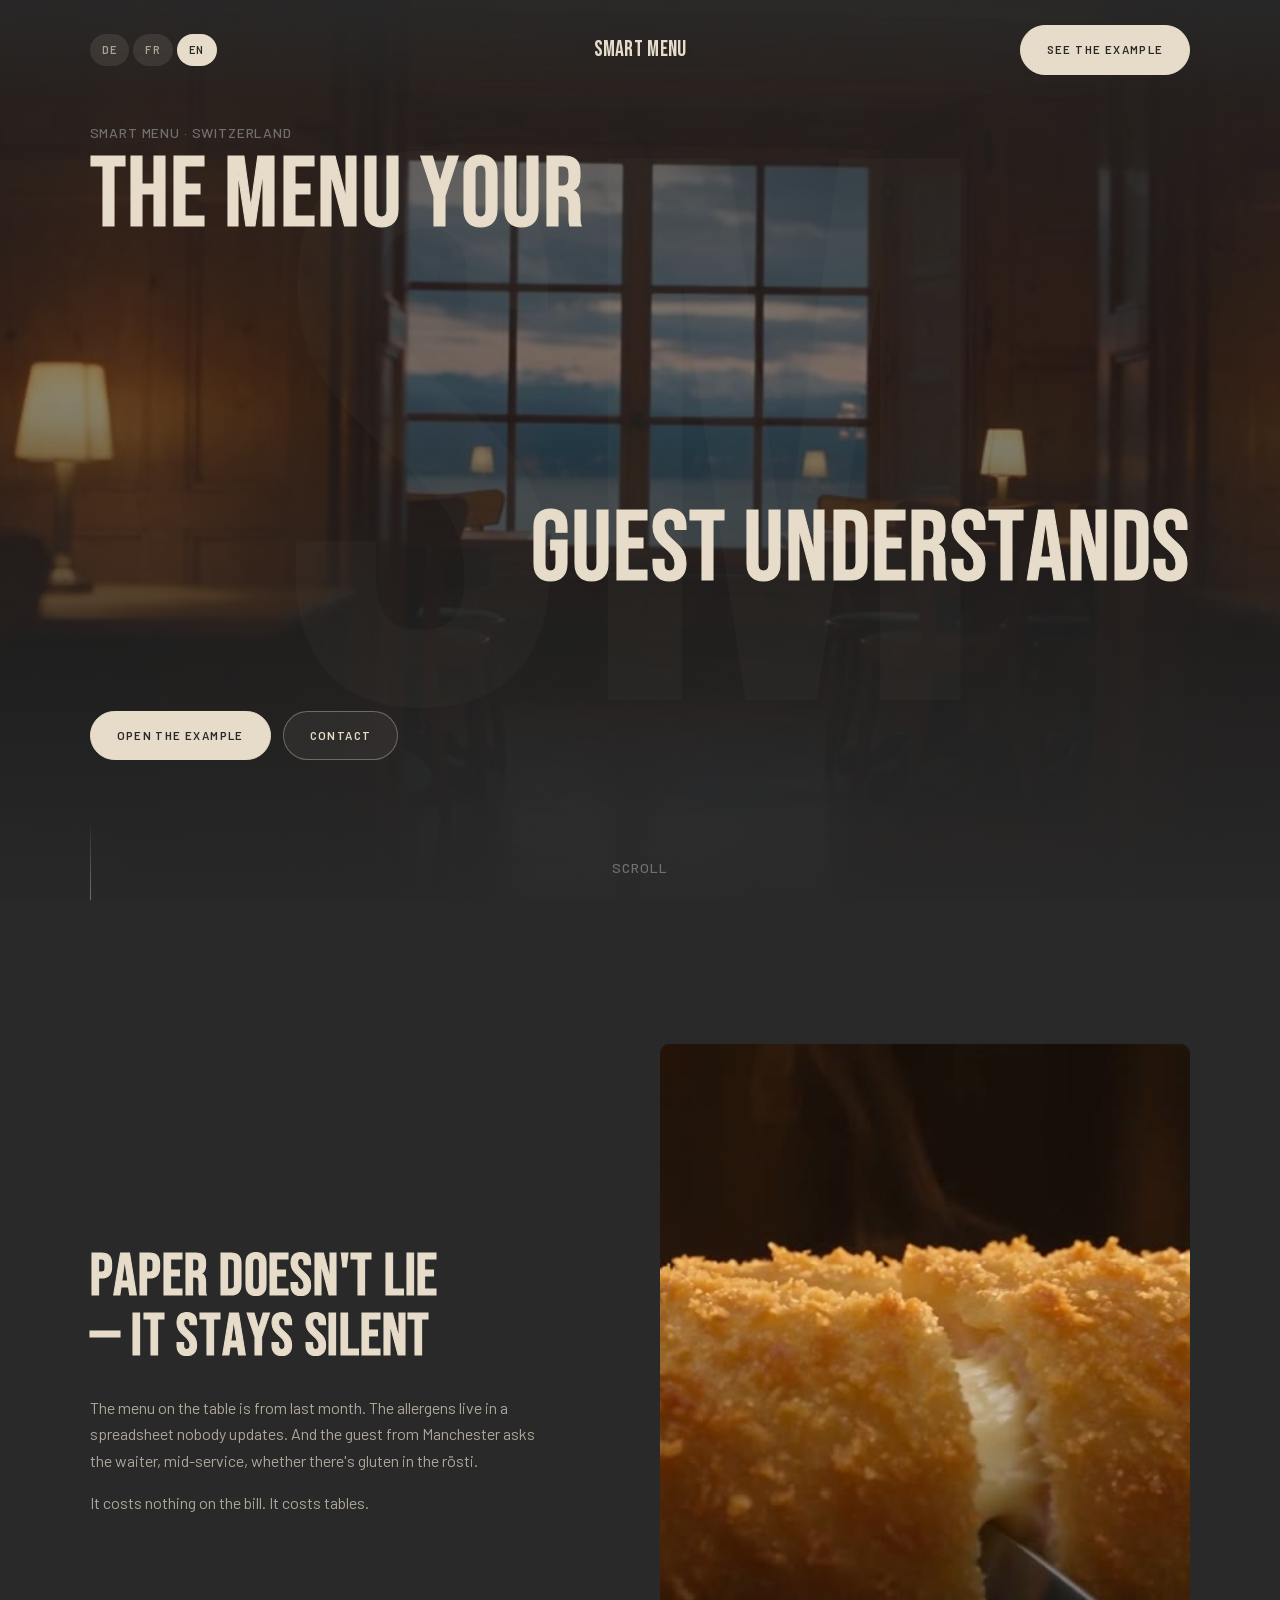
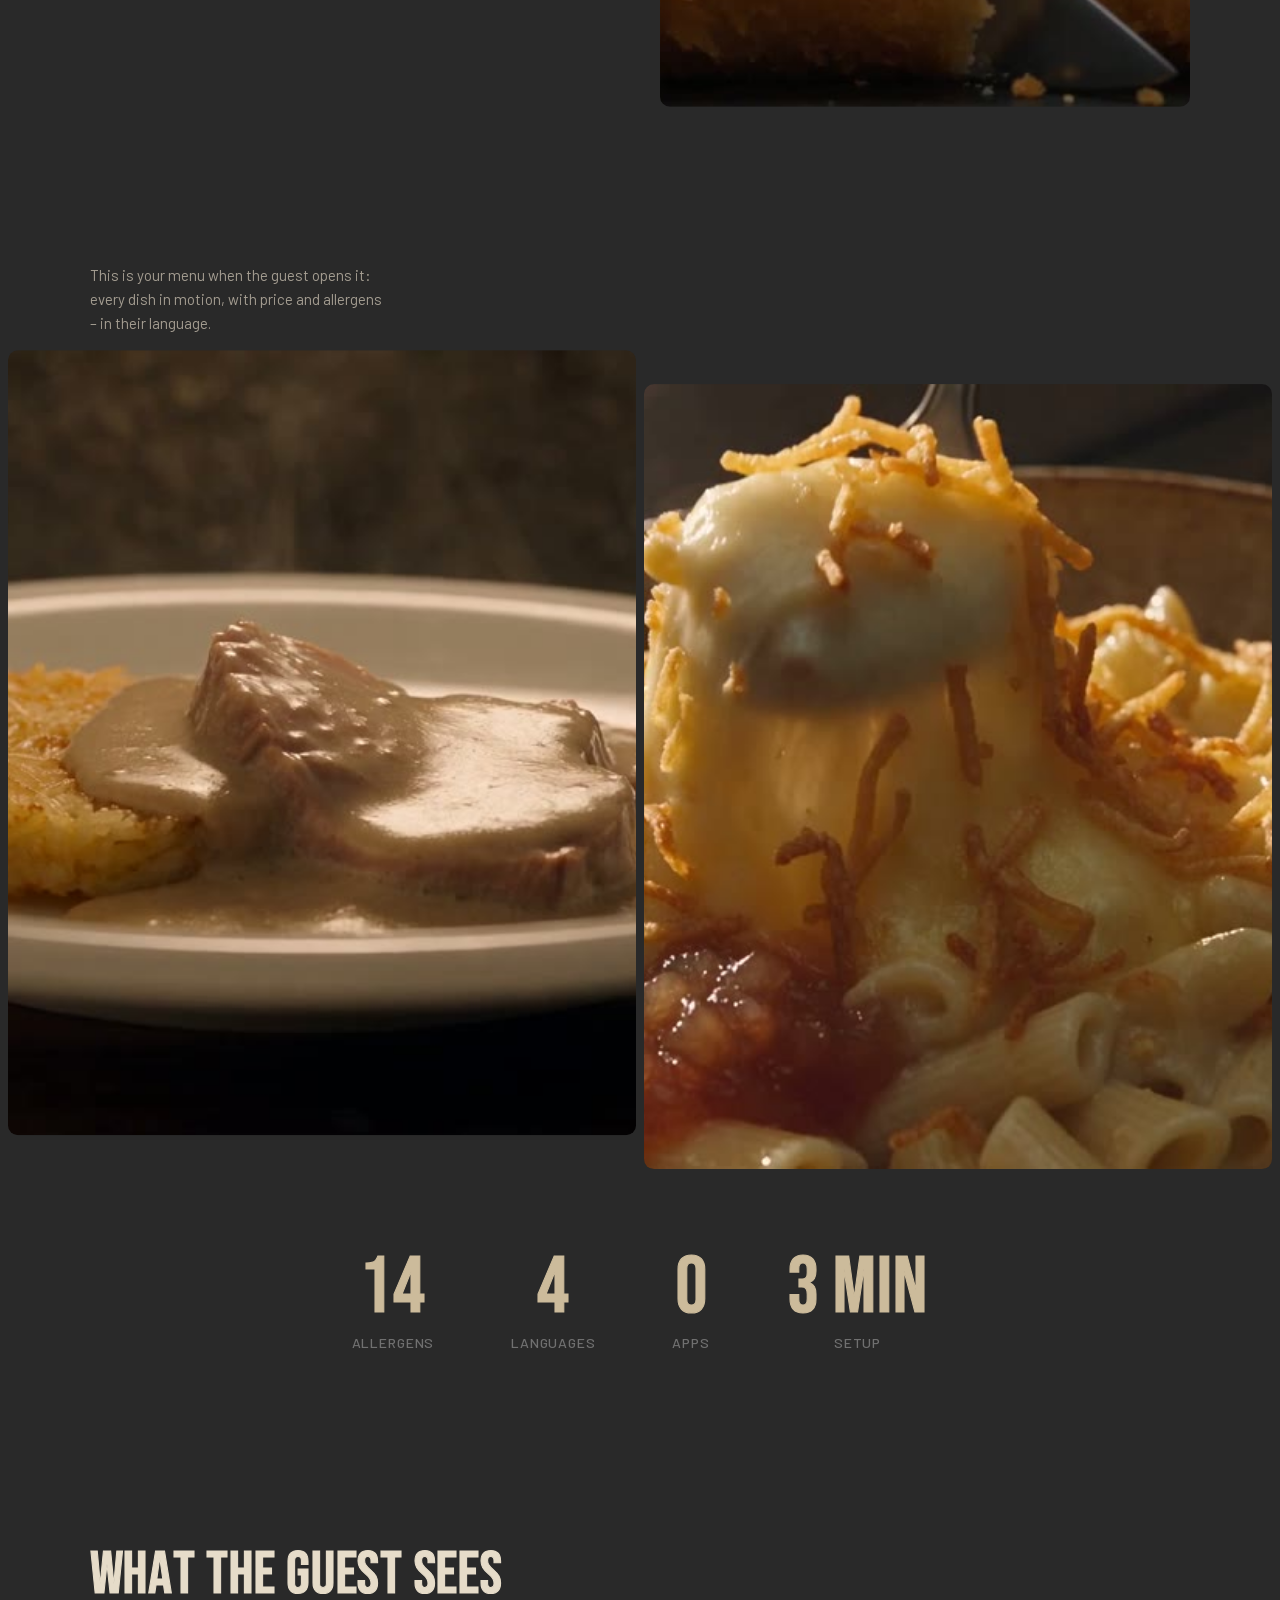
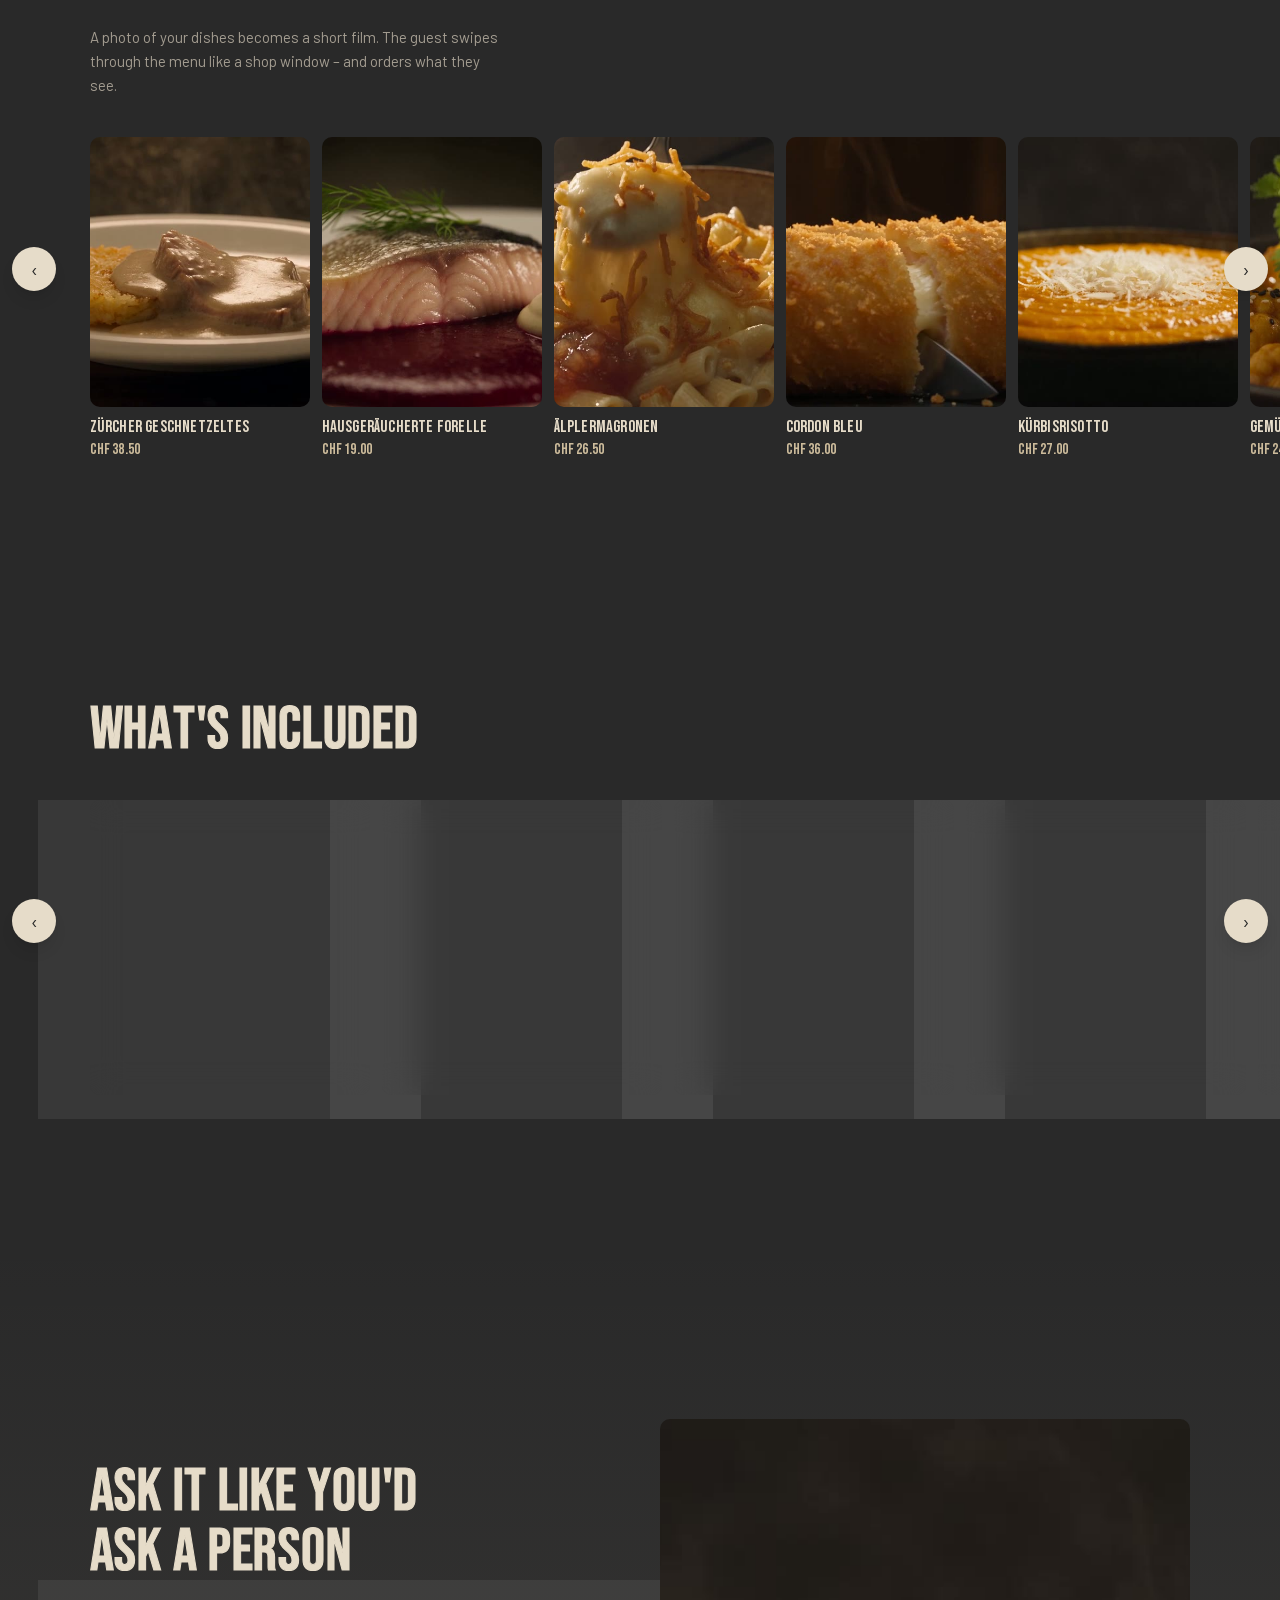
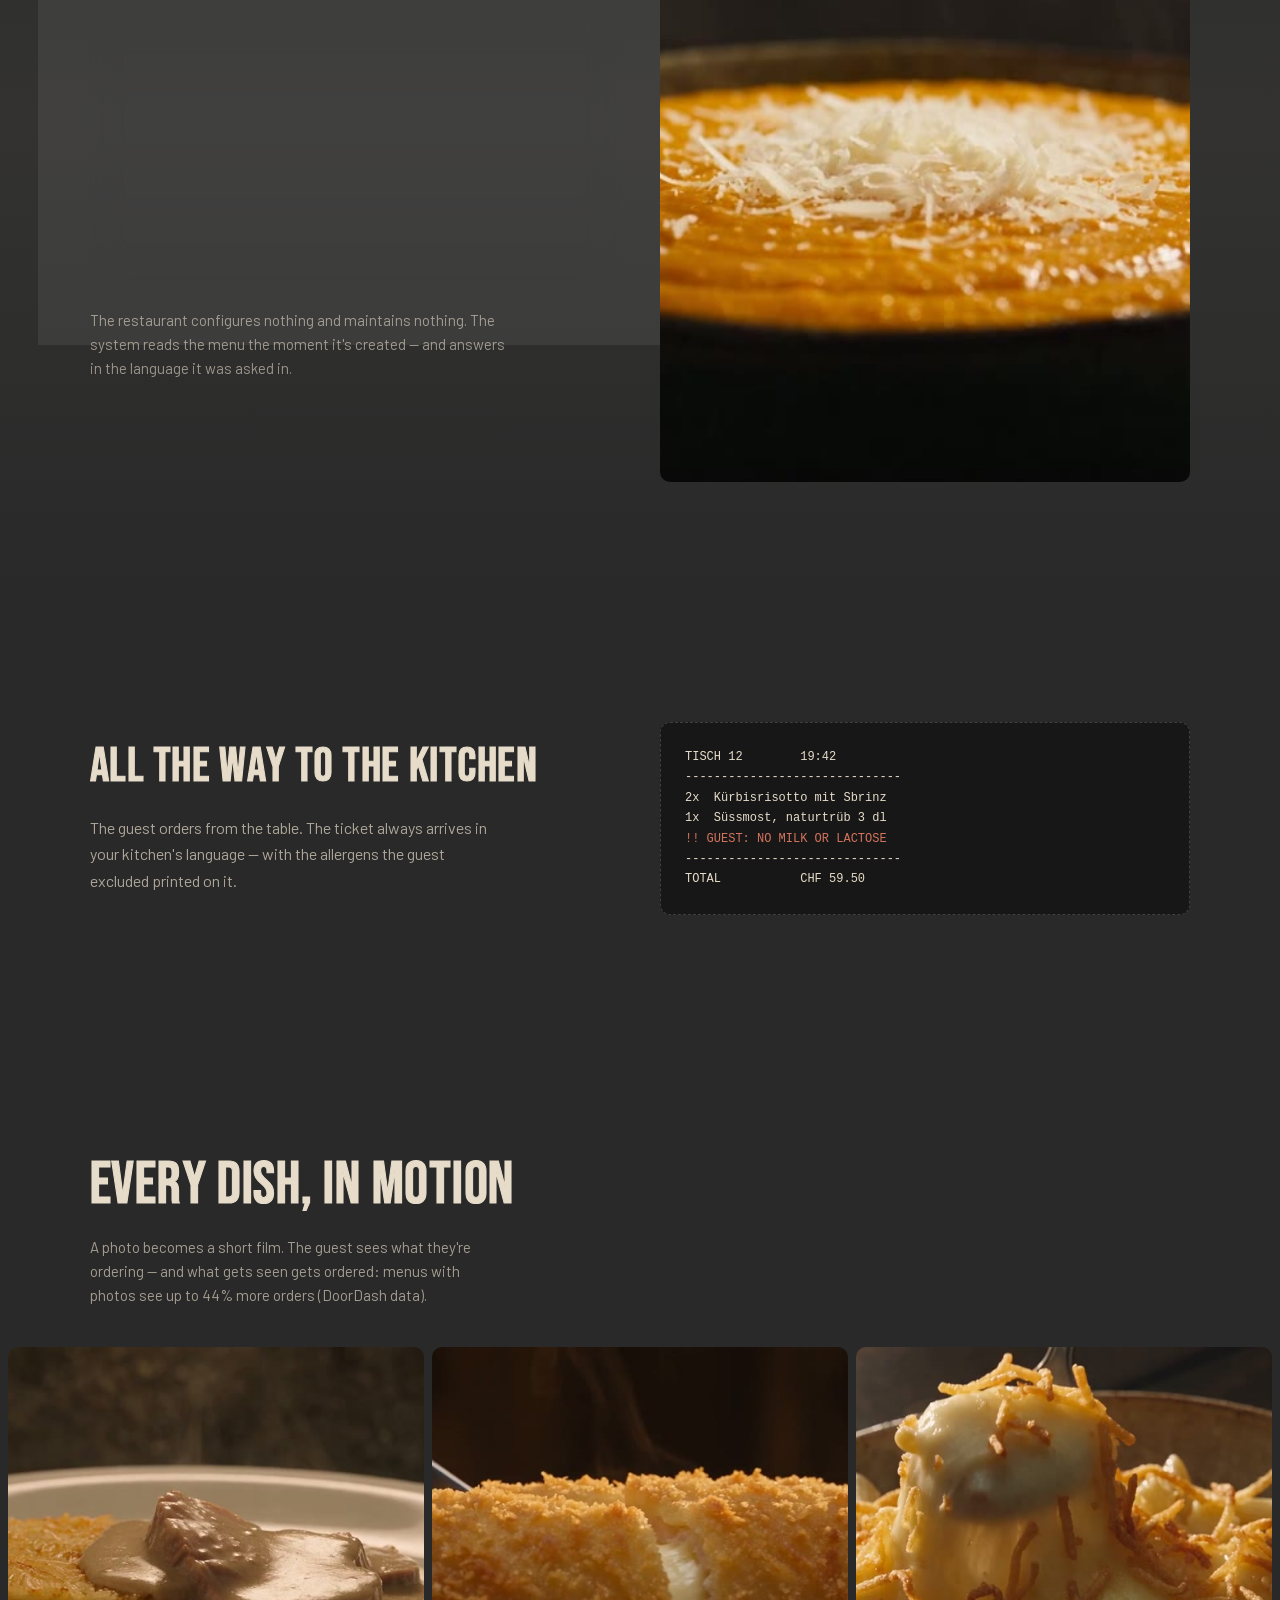
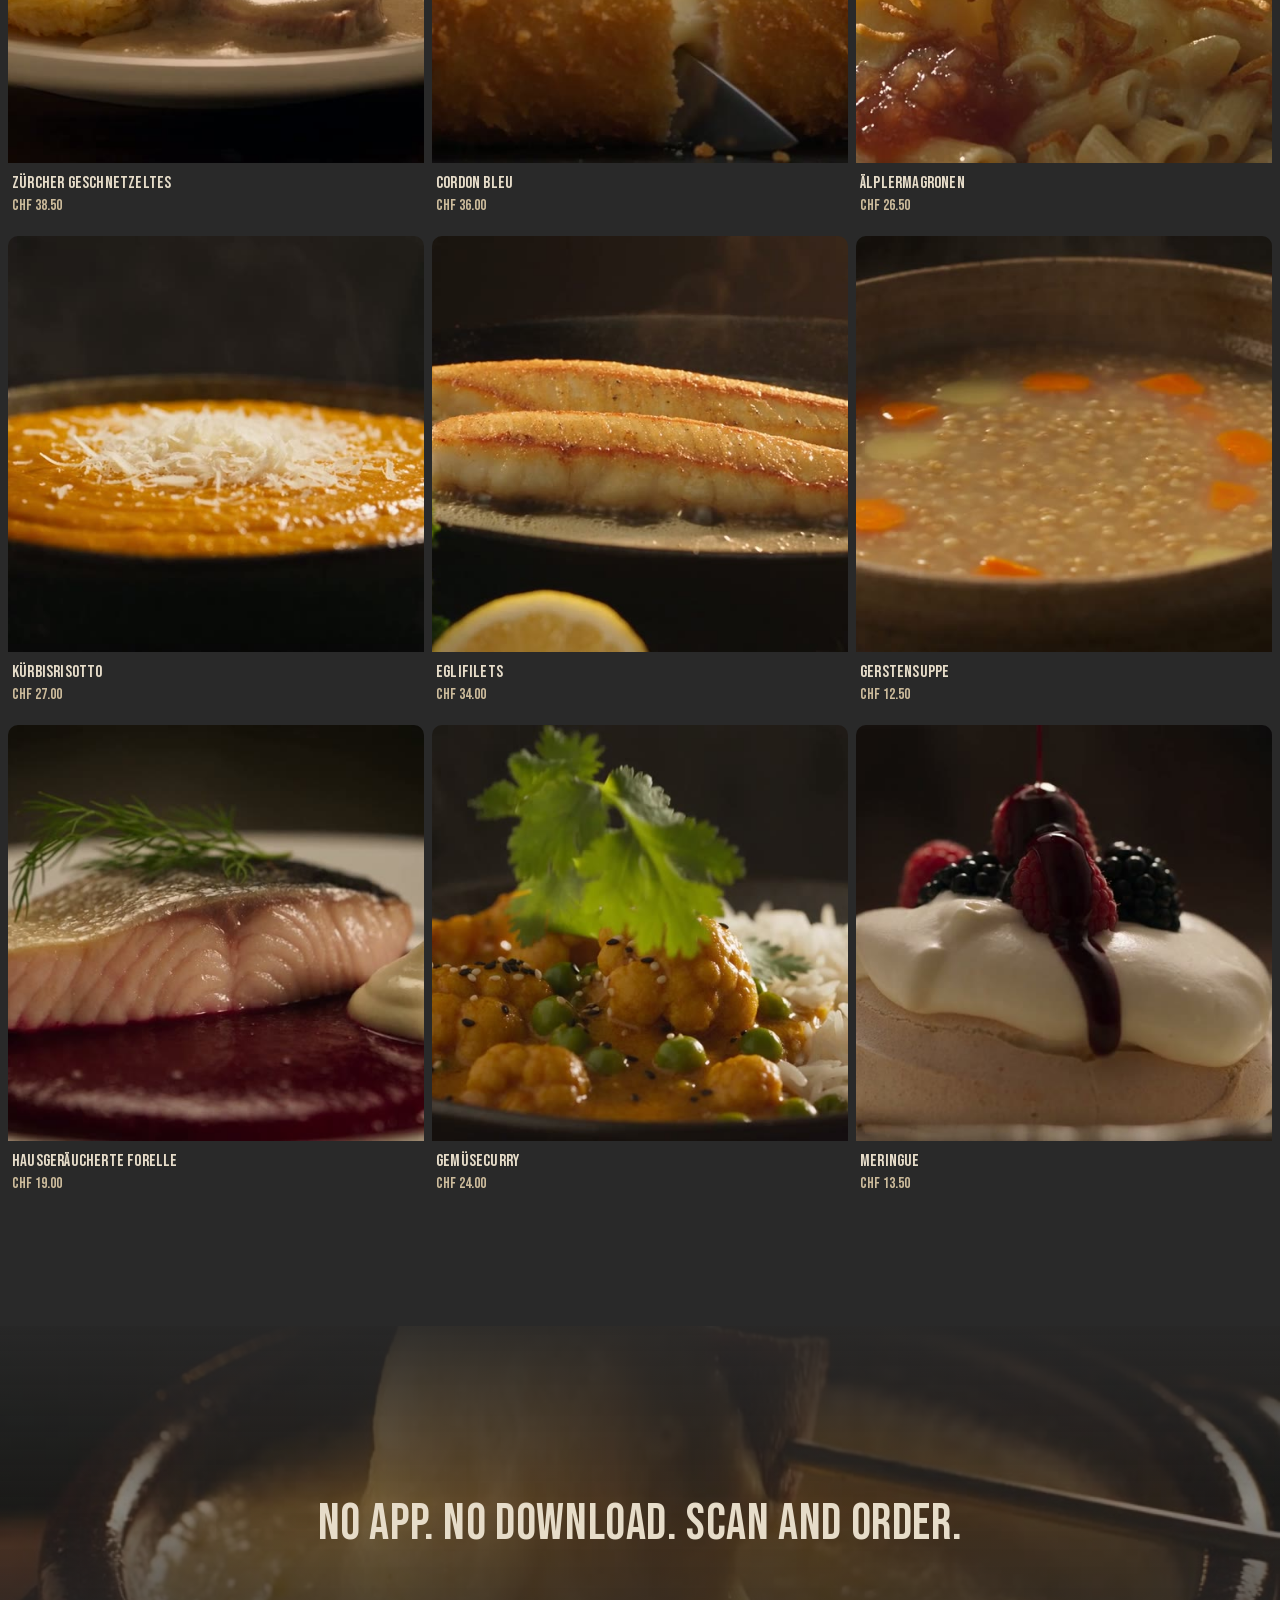
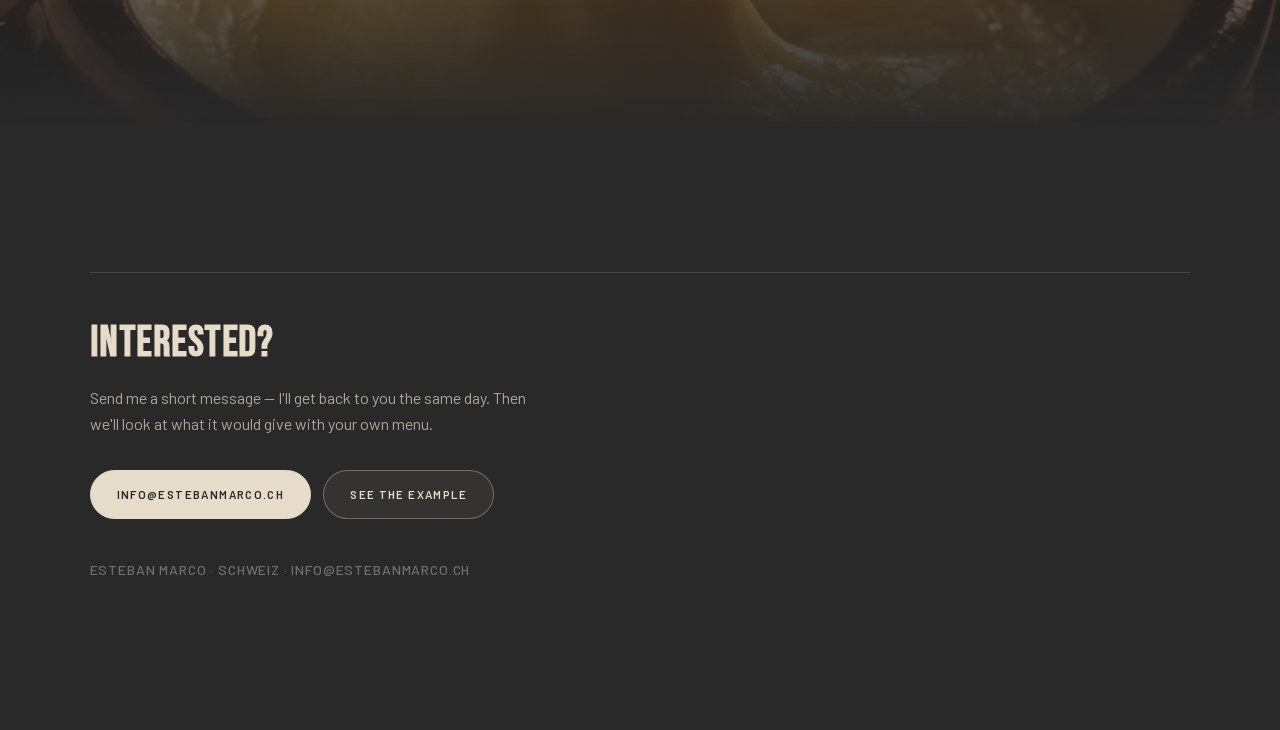
<file: index.html>
<!DOCTYPE html><html lang="de" class="bebas_neue_c4c41419-module__3qrPzq__variable barlow_d71bcef7-module__CuFiOq__variable"><head><meta charSet="utf-8"/><meta name="viewport" content="width=device-width, initial-scale=1"/><link rel="preload" href="/_next/static/media/0595f7052377a1a2-s.p.0u0xtu5i3hze-.woff2" as="font" crossorigin="" type="font/woff2"/><link rel="preload" href="/_next/static/media/235a0ef330592118-s.p.0b723ysm_ve25.woff2" as="font" crossorigin="" type="font/woff2"/><link rel="preload" href="/_next/static/media/6c98c9fb873995d2-s.p.0o4ax6vjjs2k3.woff2" as="font" crossorigin="" type="font/woff2"/><link rel="preload" href="/_next/static/media/a083361d37caf3d1-s.p.08pvxdps0wo-e.woff2" as="font" crossorigin="" type="font/woff2"/><link rel="preload" href="/_next/static/media/c6e2684784a55443-s.p.0v346keojskif.woff2" as="font" crossorigin="" type="font/woff2"/><link rel="preload" href="/_next/static/media/fabcf92ba1ccea36-s.p.0lwj123ije5i..woff2" as="font" crossorigin="" type="font/woff2"/><link rel="stylesheet" href="/_next/static/chunks/0or.9qs~ijg1q.css" data-precedence="next"/><link rel="preload" as="script" fetchPriority="low" href="/_next/static/chunks/0y0-s1tfgfxqr.js"/><script src="/_next/static/chunks/0-lyukspqtvi-.js" async=""></script><script src="/_next/static/chunks/0svf~-p6g-ghz.js" async=""></script><script src="/_next/static/chunks/turbopack-05i8kz73fa~ff.js" async=""></script><script src="/_next/static/chunks/0-evb~22r4ixl.js" async=""></script><script src="/_next/static/chunks/06mnq01_6.j3s.js" async=""></script><script src="/_next/static/chunks/0e_koh~lzc~av.js" async=""></script><meta name="next-size-adjust" content=""/><title>Smart Menu — Die Speisekarte, die Ihr Gast versteht</title><meta name="description" content="Digitale Speisekarte fuer Schweizer Restaurants: 14 Allergene mit Filter, vier Sprachen, Smart Waiter und Bestellung an die Kueche. Ohne App."/><link rel="icon" href="/favicon.ico?favicon.0x3dzn~oxb6tn.ico" sizes="256x256" type="image/x-icon"/><script src="/_next/static/chunks/03~yq9q893hmn.js" noModule=""></script></head><body><div hidden=""><!--$--><!--/$--></div><header class="fixed inset-x-0 top-0 z-40 h-[100px]"><div class="hdrbg wrap flex h-full items-center gap-3"><nav aria-label="Sprache" class="flex gap-1"><button type="button" aria-pressed="true" class="rounded-[100px] px-3 py-2 font-sans text-[11px] font-semibold uppercase tracking-[0.12em] transition-colors bg-[var(--cream)] text-[var(--bg)]">de</button><button type="button" aria-pressed="false" class="rounded-[100px] px-3 py-2 font-sans text-[11px] font-semibold uppercase tracking-[0.12em] transition-colors bg-[rgba(230,220,201,0.10)] text-[var(--cream)]/65 hover:text-[var(--cream)]">fr</button><button type="button" aria-pressed="false" class="rounded-[100px] px-3 py-2 font-sans text-[11px] font-semibold uppercase tracking-[0.12em] transition-colors bg-[rgba(230,220,201,0.10)] text-[var(--cream)]/65 hover:text-[var(--cream)]">en</button></nav><span class="display absolute left-1/2 hidden -translate-x-1/2 text-[22px] tracking-[0.14em] md:block" style="-webkit-text-stroke:0px">Smart Menu</span><a class="pill ml-auto" href="/carta/" target="_blank" rel="noopener noreferrer">Beispiel ansehen</a></div></header><main><section class="relative h-[100svh] min-h-[560px] overflow-hidden bg-[#1e1e1e]"><video class="absolute inset-0 h-full w-full object-cover opacity-55" poster="/media/photos/hero-gasthaus-900.jpg" muted="" loop="" playsInline="" preload="none"></video><div class="absolute inset-0" style="background:linear-gradient(to bottom, rgba(41,41,41,.60) 0%, rgba(41,41,41,.12) 42%, rgba(41,41,41,.94) 100%)"></div><span aria-hidden="true" class="display pointer-events-none absolute left-1/2 top-[52%] -translate-x-1/2 -translate-y-1/2 select-none whitespace-nowrap opacity-[0.022]" style="font-size:min(78vw, 86vh);line-height:0.78;-webkit-text-stroke:0px">SM</span><div class="relative z-10 h-full"><p class="eyebrow absolute left-[var(--pad)] top-[13.6%]">Smart Menu · Schweiz</p><h1 class="split display absolute left-[var(--pad)] top-[16.2%] max-w-[92%] text-[clamp(46px,7.9vw,100px)]">Die Karte, die</h1><span class="split display absolute right-[var(--pad)] top-[55.5%] max-w-[92%] text-right text-[clamp(46px,7.9vw,100px)]">Ihr Gast versteht</span><div class="absolute left-[var(--pad)] top-[79%] flex flex-wrap gap-3"><a class="pill" href="/carta/" target="_blank" rel="noopener noreferrer">Beispiel öffnen</a><a class="pill pill--ghost" href="#kontakt">Kontakt</a></div><span aria-hidden="true" class="absolute bottom-0 left-[var(--pad)] block h-[clamp(48px,9vh,86px)] w-px" style="background:linear-gradient(transparent, var(--grey))"></span><div class="eyebrow absolute inset-x-0 bottom-[22px] flex flex-col items-center gap-2 text-[9.5px] tracking-[0.22em]"><span>Scrollen</span></div></div></section><section class="wrap py-[clamp(80px,15vw,150px)]"><div class="grid items-center gap-10 md:grid-cols-2"><div><h2 class="split display reveal max-w-[16ch] text-[clamp(34px,7vw,60px)]">Papier lügt nicht — es schweigt</h2><p class="reveal mt-7 max-w-[52ch] text-[16px] leading-[1.65] text-[var(--cream)]/70">Die Karte auf dem Tisch ist von letztem Monat. Die Allergene stehen in einem Excel, das niemand nachführt. Und der Gast aus Manchester fragt den Kellner mitten im Service, ob im Rösti Gluten ist.</p><p class="reveal mt-4 max-w-[52ch] text-[16px] leading-[1.65] text-[var(--cream)]/70">Das kostet keinen Franken auf der Rechnung. Es kostet Tische.</p></div><div class="reveal overflow-hidden rounded-[10px]" data-speed="0.06"><video class="aspect-[4/5] w-full object-cover" poster="/media/photos/cordonbleu-900.jpg" muted="" loop="" playsInline="" preload="none"></video></div></div></section><section><p class="wrap reveal mb-8 max-w-[60ch] text-[15px] leading-[1.6] text-[var(--cream)]/65">So sieht Ihre Karte aus, wenn der Gast sie öffnet: jedes Gericht in Bewegung, mit Preis und Allergenen – in seiner Sprache.</p><div class="grid gap-2 px-2 sm:grid-cols-2"><div class="reveal overflow-hidden rounded-[10px]" data-speed="0.08"><video class="aspect-[4/5] w-full object-cover" poster="/media/photos/geschnetzeltes-900.jpg" muted="" loop="" playsInline="" preload="none"></video></div><div class="reveal overflow-hidden rounded-[10px]" data-speed="-0.08"><video class="aspect-[4/5] w-full object-cover" poster="/media/photos/magronen-900.jpg" muted="" loop="" playsInline="" preload="none"></video></div></div></section><section class="wrap py-[clamp(56px,10vw,96px)]"><div class="reveal flex flex-wrap items-baseline justify-center gap-x-[clamp(24px,6vw,80px)] gap-y-6 text-center"><div><div class="display text-[clamp(40px,8vw,80px)] text-[var(--gold)]">14</div><div class="eyebrow mt-1">Allergene</div></div><div><div class="display text-[clamp(40px,8vw,80px)] text-[var(--gold)]">4</div><div class="eyebrow mt-1">Sprachen</div></div><div><div class="display text-[clamp(40px,8vw,80px)] text-[var(--gold)]">0</div><div class="eyebrow mt-1">Apps</div></div><div><div class="display text-[clamp(40px,8vw,80px)] text-[var(--gold)]">3 Min.</div><div class="eyebrow mt-1">Einrichtung</div></div></div></section><section class="py-[clamp(56px,10vw,96px)]"><div class="wrap"><h2 class="split display reveal text-[clamp(34px,7vw,60px)]">Was der Gast sieht</h2><p class="reveal mt-5 max-w-[52ch] text-[15px] leading-[1.6] text-[var(--cream)]/65">Aus einem Foto Ihrer Gerichte entstehen kurze Filme. Der Gast wischt durch die Karte wie durch ein Schaufenster – und bestellt, was er sieht.</p></div><div class="mt-10"><div class="relative"><div data-carousel="true" data-lenis-prevent="true" class="flex cursor-grab select-none gap-3 overflow-x-auto px-[var(--pad)] pb-6 [scrollbar-width:none] active:cursor-grabbing [&amp;::-webkit-scrollbar]:hidden"><figure class="reveal m-0 w-[220px] flex-none"><video class="pointer-events-none h-[270px] w-full rounded-[10px] object-cover" poster="/media/photos/geschnetzeltes-900.jpg" muted="" loop="" playsInline="" preload="none"></video><figcaption class="mt-3"><span class="display block text-[17px]" style="-webkit-text-stroke:0px">Zürcher Geschnetzeltes</span><span class="display text-[15px] text-[var(--gold)]" style="-webkit-text-stroke:0px">CHF 38.50</span></figcaption></figure><figure class="reveal m-0 w-[220px] flex-none"><video class="pointer-events-none h-[270px] w-full rounded-[10px] object-cover" poster="/media/photos/forelle-900.jpg" muted="" loop="" playsInline="" preload="none"></video><figcaption class="mt-3"><span class="display block text-[17px]" style="-webkit-text-stroke:0px">Hausgeräucherte Forelle</span><span class="display text-[15px] text-[var(--gold)]" style="-webkit-text-stroke:0px">CHF 19.00</span></figcaption></figure><figure class="reveal m-0 w-[220px] flex-none"><video class="pointer-events-none h-[270px] w-full rounded-[10px] object-cover" poster="/media/photos/magronen-900.jpg" muted="" loop="" playsInline="" preload="none"></video><figcaption class="mt-3"><span class="display block text-[17px]" style="-webkit-text-stroke:0px">Älplermagronen</span><span class="display text-[15px] text-[var(--gold)]" style="-webkit-text-stroke:0px">CHF 26.50</span></figcaption></figure><figure class="reveal m-0 w-[220px] flex-none"><video class="pointer-events-none h-[270px] w-full rounded-[10px] object-cover" poster="/media/photos/cordonbleu-900.jpg" muted="" loop="" playsInline="" preload="none"></video><figcaption class="mt-3"><span class="display block text-[17px]" style="-webkit-text-stroke:0px">Cordon bleu</span><span class="display text-[15px] text-[var(--gold)]" style="-webkit-text-stroke:0px">CHF 36.00</span></figcaption></figure><figure class="reveal m-0 w-[220px] flex-none"><video class="pointer-events-none h-[270px] w-full rounded-[10px] object-cover" poster="/media/photos/risotto-900.jpg" muted="" loop="" playsInline="" preload="none"></video><figcaption class="mt-3"><span class="display block text-[17px]" style="-webkit-text-stroke:0px">Kürbisrisotto</span><span class="display text-[15px] text-[var(--gold)]" style="-webkit-text-stroke:0px">CHF 27.00</span></figcaption></figure><figure class="reveal m-0 w-[220px] flex-none"><video class="pointer-events-none h-[270px] w-full rounded-[10px] object-cover" poster="/media/photos/curry-900.jpg" muted="" loop="" playsInline="" preload="none"></video><figcaption class="mt-3"><span class="display block text-[17px]" style="-webkit-text-stroke:0px">Gemüsecurry</span><span class="display text-[15px] text-[var(--gold)]" style="-webkit-text-stroke:0px">CHF 24.00</span></figcaption></figure><figure class="reveal m-0 w-[220px] flex-none"><video class="pointer-events-none h-[270px] w-full rounded-[10px] object-cover" poster="/media/photos/egli-900.jpg" muted="" loop="" playsInline="" preload="none"></video><figcaption class="mt-3"><span class="display block text-[17px]" style="-webkit-text-stroke:0px">Eglifilets</span><span class="display text-[15px] text-[var(--gold)]" style="-webkit-text-stroke:0px">CHF 34.00</span></figcaption></figure><figure class="reveal m-0 w-[220px] flex-none"><video class="pointer-events-none h-[270px] w-full rounded-[10px] object-cover" poster="/media/photos/gerstensuppe-900.jpg" muted="" loop="" playsInline="" preload="none"></video><figcaption class="mt-3"><span class="display block text-[17px]" style="-webkit-text-stroke:0px">Gerstensuppe</span><span class="display text-[15px] text-[var(--gold)]" style="-webkit-text-stroke:0px">CHF 12.50</span></figcaption></figure><figure class="reveal m-0 w-[220px] flex-none"><video class="pointer-events-none h-[270px] w-full rounded-[10px] object-cover" poster="/media/photos/meringue-900.jpg" muted="" loop="" playsInline="" preload="none"></video><figcaption class="mt-3"><span class="display block text-[17px]" style="-webkit-text-stroke:0px">Meringue</span><span class="display text-[15px] text-[var(--gold)]" style="-webkit-text-stroke:0px">CHF 13.50</span></figcaption></figure></div><button type="button" aria-label="Zurück" class="absolute top-[38%] z-10 hidden h-11 w-11 -translate-y-1/2 items-center justify-center rounded-full bg-[var(--cream)] text-[20px] leading-none text-[var(--bg)] shadow-lg md:flex left-3">‹</button><button type="button" aria-label="Weiter" class="absolute top-[38%] z-10 hidden h-11 w-11 -translate-y-1/2 items-center justify-center rounded-full bg-[var(--cream)] text-[20px] leading-none text-[var(--bg)] shadow-lg md:flex right-3">›</button></div></div></section><section class="py-[clamp(70px,13vw,120px)]"><div class="wrap"><h2 class="split display reveal text-[clamp(34px,7vw,60px)]">Was drin ist</h2></div><div class="mt-10"><div class="relative"><div data-carousel="true" data-lenis-prevent="true" class="flex cursor-grab select-none gap-3 overflow-x-auto px-[var(--pad)] pb-6 [scrollbar-width:none] active:cursor-grabbing [&amp;::-webkit-scrollbar]:hidden"><article class="vidrio reveal w-[280px] flex-none overflow-hidden rounded-[10px]"><video class="h-36 w-full object-cover" poster="/media/photos/perche-900.jpg" muted="" loop="" playsInline="" preload="none"></video><div class="p-6"><h3 class="display text-[24px]" style="-webkit-text-stroke:0px">14 Allergene</h3><p class="mt-3 text-[14px] leading-[1.55] text-[var(--cream)]/65">Alle deklarationspflichtigen Allergene, mit Filter. Der Gast blendet aus, was er nicht verträgt.</p></div></article><article class="vidrio reveal w-[280px] flex-none overflow-hidden rounded-[10px]"><video class="h-36 w-full object-cover" poster="/media/photos/papet-900.jpg" muted="" loop="" playsInline="" preload="none"></video><div class="p-6"><h3 class="display text-[24px]" style="-webkit-text-stroke:0px">Vier Sprachen</h3><p class="mt-3 text-[14px] leading-[1.55] text-[var(--cream)]/65">DE · FR · IT · EN. Der Gast bekommt automatisch seine Sprache, ohne etwas einzustellen.</p></div></article><article class="vidrio reveal w-[280px] flex-none overflow-hidden rounded-[10px]"><video class="h-36 w-full object-cover" poster="/media/photos/entrecote-900.jpg" muted="" loop="" playsInline="" preload="none"></video><div class="p-6"><h3 class="display text-[24px]" style="-webkit-text-stroke:0px">Verzeichnis</h3><p class="mt-3 text-[14px] leading-[1.55] text-[var(--cream)]/65">Das schriftliche Allergenverzeichnis entsteht von selbst, aus derselben Karte.</p></div></article><article class="vidrio reveal w-[280px] flex-none overflow-hidden rounded-[10px]"><video class="h-36 w-full object-cover" poster="/media/photos/croute-900.jpg" muted="" loop="" playsInline="" preload="none"></video><div class="p-6"><h3 class="display text-[24px]" style="-webkit-text-stroke:0px">Smart Waiter</h3><p class="mt-3 text-[14px] leading-[1.55] text-[var(--cream)]/65">Der Gast fragt wie einer Person. Antwort mit Vorschlag und Begründung.</p></div></article><article class="vidrio reveal w-[280px] flex-none overflow-hidden rounded-[10px]"><video class="h-36 w-full object-cover" poster="/media/photos/gratin-900.jpg" muted="" loop="" playsInline="" preload="none"></video><div class="p-6"><h3 class="display text-[24px]" style="-webkit-text-stroke:0px">Bestellung</h3><p class="mt-3 text-[14px] leading-[1.55] text-[var(--cream)]/65">Vom Tisch an die Küche — mit den Allergenen des Gastes auf dem Bon.</p></div></article><article class="vidrio reveal w-[280px] flex-none overflow-hidden rounded-[10px]"><video class="h-36 w-full object-cover" poster="/media/photos/taille-900.jpg" muted="" loop="" playsInline="" preload="none"></video><div class="p-6"><h3 class="display text-[24px]" style="-webkit-text-stroke:0px">Auswertung</h3><p class="mt-3 text-[14px] leading-[1.55] text-[var(--cream)]/65">Was angeschaut und nicht bestellt wird. Monatlich, verständlich.</p></div></article></div><button type="button" aria-label="Zurück" class="absolute top-[38%] z-10 hidden h-11 w-11 -translate-y-1/2 items-center justify-center rounded-full bg-[var(--cream)] text-[20px] leading-none text-[var(--bg)] shadow-lg md:flex left-3">‹</button><button type="button" aria-label="Weiter" class="absolute top-[38%] z-10 hidden h-11 w-11 -translate-y-1/2 items-center justify-center rounded-full bg-[var(--cream)] text-[20px] leading-none text-[var(--bg)] shadow-lg md:flex right-3">›</button></div></div></section><section class="wrap py-[clamp(80px,15vw,150px)]" style="background:linear-gradient(to bottom, rgba(230,220,201,0) 0%, rgba(230,220,201,.05) 50%, rgba(230,220,201,0) 100%)"><div class="grid items-center gap-10 md:grid-cols-2"><div><h2 class="split display reveal max-w-[15ch] text-[clamp(34px,7vw,60px)]">Fragen Sie wie einer Person</h2><div class="vidrio reveal mt-9 rounded-[10px] border-[var(--gold)]/40 p-6"><p class="eyebrow text-[var(--gold)]">Gast</p><p class="mt-2 text-[17px]">«Etwas Leichtes, das trotzdem satt macht. Ohne Fleisch.»</p><div class="mt-6 border-t border-[var(--cream)]/12 pt-5"><p class="eyebrow flex items-center gap-2 text-[var(--gold)]"><svg class="chef" viewBox="0 0 64 64" width="28" height="28" aria-hidden="true" focusable="false"><g class="chef-brazo"><path d="M41 41 Q49 36 52 27" stroke="currentColor" stroke-width="3.5" fill="none" stroke-linecap="round"></path><circle cx="52.5" cy="24.5" r="3.4" fill="currentColor"></circle></g><path d="M23 41 Q16 44 14.5 51" stroke="currentColor" stroke-width="3.5" fill="none" stroke-linecap="round"></path><circle cx="14" cy="52.5" r="3" fill="currentColor"></circle><rect x="23" y="38.5" width="18" height="17" rx="5.5" fill="currentColor" opacity=".16"></rect><rect x="23" y="38.5" width="18" height="17" rx="5.5" stroke="currentColor" stroke-width="3" fill="none"></rect><circle cx="32" cy="45" r="1.5" fill="currentColor"></circle><circle cx="32" cy="50" r="1.5" fill="currentColor"></circle><path d="M21 22 A11 11 0 0 0 43 22" stroke="currentColor" stroke-width="3" fill="none"></path><path d="M25.5 27.5 q2 -2.4 4 0 M34.5 27.5 q2 -2.4 4 0" stroke="currentColor" stroke-width="2.2" fill="none" stroke-linecap="round"></path><path d="M28 31.5 q4 3.2 8 0" stroke="currentColor" stroke-width="2.2" fill="none" stroke-linecap="round"></path><path d="M21 22 C17 13 25 9 27 10 C28 4 36 4 37 10 C39 9 47 13 43 22 Z" fill="currentColor" opacity=".16"></path><path d="M21 22 C17 13 25 9 27 10 C28 4 36 4 37 10 C39 9 47 13 43 22 Z" stroke="currentColor" stroke-width="3" fill="none" stroke-linejoin="round"></path></svg> Smart Waiter</p><p class="mt-2 text-[17px] leading-[1.5]">Dann passt Kürbisrisotto mit Sbrinz für CHF 27.00 — sättigend, ohne dass es schwer im Magen liegt. Zwei weitere Vorschläge stehen darunter.</p></div></div><p class="reveal mt-7 max-w-[52ch] text-[15px] leading-[1.6] text-[var(--cream)]/60">Der Betrieb stellt dafür nichts ein und pflegt nichts. Das System liest die Karte, sobald sie erstellt wird — und antwortet in der Sprache, in der gefragt wurde.</p></div><div class="reveal overflow-hidden rounded-[10px]" data-speed="-0.06"><video class="aspect-[4/5] w-full object-cover" poster="/media/photos/risotto-900.jpg" muted="" loop="" playsInline="" preload="none"></video></div></div></section><section class="wrap py-[clamp(70px,13vw,120px)]"><div class="grid items-center gap-10 md:grid-cols-2"><div><h2 class="split display reveal text-[clamp(30px,6vw,48px)]">Bis in die Küche</h2><p class="reveal mt-6 max-w-[46ch] text-[16px] leading-[1.65] text-[var(--cream)]/70">Der Gast bestellt vom Tisch. Der Bon kommt immer in der Sprache Ihrer Küche — und die Allergene, die der Gast ausgeschlossen hat, stehen darauf.</p></div><pre class="vidrio-solido reveal overflow-x-auto rounded-[10px] border border-dashed border-[var(--cream)]/20 p-6 font-mono text-[12px] leading-[1.7]">TISCH 12        19:42
------------------------------
2x  Kürbisrisotto mit Sbrinz
1x  Süssmost, naturtrüb 3 dl
<span class="text-[#d4735c]">!! GAST: OHNE MILCH UND LAKTOSE</span>
------------------------------
TOTAL           CHF 59.50</pre></div></section><section class="py-[clamp(70px,13vw,120px)]"><div class="wrap"><h2 class="split display reveal text-[clamp(34px,7vw,60px)]">Jedes Gericht, in Bewegung</h2><p class="reveal mt-5 max-w-[50ch] text-[15px] leading-[1.6] text-[var(--cream)]/65">Aus einem Foto wird ein kurzer Film. Der Gast sieht, was er bestellt — und was man sieht, wird bestellt: Karten mit Fotos erzielen bis zu 44 % mehr Bestellungen (DoorDash-Daten).</p></div><div class="mt-10 grid grid-cols-2 gap-2 px-2 md:grid-cols-3"><figure class="reveal m-0 overflow-hidden rounded-[10px]"><video class="aspect-square w-full object-cover" poster="/media/photos/geschnetzeltes-900.jpg" muted="" loop="" playsInline="" preload="none"></video><figcaption class="mt-3 px-1 pb-3"><span class="display block text-[17px]" style="-webkit-text-stroke:0px">Zürcher Geschnetzeltes</span><span class="display text-[15px] text-[var(--gold)]" style="-webkit-text-stroke:0px">CHF 38.50</span></figcaption></figure><figure class="reveal m-0 overflow-hidden rounded-[10px]"><video class="aspect-square w-full object-cover" poster="/media/photos/cordonbleu-900.jpg" muted="" loop="" playsInline="" preload="none"></video><figcaption class="mt-3 px-1 pb-3"><span class="display block text-[17px]" style="-webkit-text-stroke:0px">Cordon bleu</span><span class="display text-[15px] text-[var(--gold)]" style="-webkit-text-stroke:0px">CHF 36.00</span></figcaption></figure><figure class="reveal m-0 overflow-hidden rounded-[10px]"><video class="aspect-square w-full object-cover" poster="/media/photos/magronen-900.jpg" muted="" loop="" playsInline="" preload="none"></video><figcaption class="mt-3 px-1 pb-3"><span class="display block text-[17px]" style="-webkit-text-stroke:0px">Älplermagronen</span><span class="display text-[15px] text-[var(--gold)]" style="-webkit-text-stroke:0px">CHF 26.50</span></figcaption></figure><figure class="reveal m-0 overflow-hidden rounded-[10px]"><video class="aspect-square w-full object-cover" poster="/media/photos/risotto-900.jpg" muted="" loop="" playsInline="" preload="none"></video><figcaption class="mt-3 px-1 pb-3"><span class="display block text-[17px]" style="-webkit-text-stroke:0px">Kürbisrisotto</span><span class="display text-[15px] text-[var(--gold)]" style="-webkit-text-stroke:0px">CHF 27.00</span></figcaption></figure><figure class="reveal m-0 overflow-hidden rounded-[10px]"><video class="aspect-square w-full object-cover" poster="/media/photos/egli-900.jpg" muted="" loop="" playsInline="" preload="none"></video><figcaption class="mt-3 px-1 pb-3"><span class="display block text-[17px]" style="-webkit-text-stroke:0px">Eglifilets</span><span class="display text-[15px] text-[var(--gold)]" style="-webkit-text-stroke:0px">CHF 34.00</span></figcaption></figure><figure class="reveal m-0 overflow-hidden rounded-[10px]"><video class="aspect-square w-full object-cover" poster="/media/photos/gerstensuppe-900.jpg" muted="" loop="" playsInline="" preload="none"></video><figcaption class="mt-3 px-1 pb-3"><span class="display block text-[17px]" style="-webkit-text-stroke:0px">Gerstensuppe</span><span class="display text-[15px] text-[var(--gold)]" style="-webkit-text-stroke:0px">CHF 12.50</span></figcaption></figure><figure class="reveal m-0 overflow-hidden rounded-[10px]"><video class="aspect-square w-full object-cover" poster="/media/photos/forelle-900.jpg" muted="" loop="" playsInline="" preload="none"></video><figcaption class="mt-3 px-1 pb-3"><span class="display block text-[17px]" style="-webkit-text-stroke:0px">Hausgeräucherte Forelle</span><span class="display text-[15px] text-[var(--gold)]" style="-webkit-text-stroke:0px">CHF 19.00</span></figcaption></figure><figure class="reveal m-0 overflow-hidden rounded-[10px]"><video class="aspect-square w-full object-cover" poster="/media/photos/curry-900.jpg" muted="" loop="" playsInline="" preload="none"></video><figcaption class="mt-3 px-1 pb-3"><span class="display block text-[17px]" style="-webkit-text-stroke:0px">Gemüsecurry</span><span class="display text-[15px] text-[var(--gold)]" style="-webkit-text-stroke:0px">CHF 24.00</span></figcaption></figure><figure class="reveal m-0 overflow-hidden rounded-[10px]"><video class="aspect-square w-full object-cover" poster="/media/photos/meringue-900.jpg" muted="" loop="" playsInline="" preload="none"></video><figcaption class="mt-3 px-1 pb-3"><span class="display block text-[17px]" style="-webkit-text-stroke:0px">Meringue</span><span class="display text-[15px] text-[var(--gold)]" style="-webkit-text-stroke:0px">CHF 13.50</span></figcaption></figure></div></section><section class="relative h-[44vh] min-h-[280px] overflow-hidden"><video class="absolute inset-0 h-full w-full object-cover opacity-60" poster="/media/photos/fondue-900.jpg" muted="" loop="" playsInline="" preload="none"></video><div class="absolute inset-0" style="background:linear-gradient(to bottom, rgba(41,41,41,.92), rgba(41,41,41,.25) 45%, rgba(41,41,41,.96))"></div><div class="absolute inset-0 z-10 flex items-center justify-center px-6"><p class="display reveal text-center text-[clamp(24px,5vw,50px)]" style="-webkit-text-stroke:0px">Ohne App. Ohne Download. Scannen und bestellen.</p></div></section><section id="kontakt" class="wrap py-[clamp(80px,15vw,150px)]"><div class="reveal border-t border-[var(--cream)]/15 pt-12"><h3 class="split display max-w-[18ch] text-[clamp(28px,5.5vw,44px)]">Interessiert?</h3><p class="mt-5 max-w-[50ch] text-[16px] leading-[1.65] text-[var(--cream)]/70">Schreiben Sie mir eine kurze Nachricht — ich melde mich noch am selben Tag. Dann besprechen wir, wie das Ganze mit Ihrer eigenen Karte aussehen würde.</p><div class="mt-8 flex flex-wrap gap-3"><a class="pill" href="mailto:info@estebanmarco.ch?subject=Smart%20Menu">info@estebanmarco.ch</a><a class="pill pill--ghost" href="/carta/" target="_blank" rel="noopener noreferrer">Beispiel ansehen</a></div><p class="eyebrow mt-10 text-[10px]">Esteban Marco · Schweiz · info@estebanmarco.ch</p></div></section></main><!--$--><!--/$--><script src="/_next/static/chunks/0y0-s1tfgfxqr.js" id="_R_" async=""></script><script>(self.__next_f=self.__next_f||[]).push([0])</script><script>self.__next_f.push([1,"1:\"$Sreact.fragment\"\n2:I[82716,[\"/_next/static/chunks/0-evb~22r4ixl.js\",\"/_next/static/chunks/06mnq01_6.j3s.js\"],\"SmoothScroll\"]\n3:I[97893,[\"/_next/static/chunks/0-evb~22r4ixl.js\",\"/_next/static/chunks/06mnq01_6.j3s.js\"],\"default\"]\n4:I[87329,[\"/_next/static/chunks/0-evb~22r4ixl.js\",\"/_next/static/chunks/06mnq01_6.j3s.js\"],\"default\"]\n5:I[91158,[\"/_next/static/chunks/0-evb~22r4ixl.js\",\"/_next/static/chunks/06mnq01_6.j3s.js\",\"/_next/static/chunks/0e_koh~lzc~av.js\"],\"I18nProvider\"]\n6:I[1884,[\"/_next/static/chunks/0-evb~22r4ixl.js\",\"/_next/static/chunks/06mnq01_6.j3s.js\",\"/_next/static/chunks/0e_koh~lzc~av.js\"],\"Header\"]\n7:I[14207,[\"/_next/static/chunks/0-evb~22r4ixl.js\",\"/_next/static/chunks/06mnq01_6.j3s.js\",\"/_next/static/chunks/0e_koh~lzc~av.js\"],\"Hero\"]\n8:I[9787,[\"/_next/static/chunks/0-evb~22r4ixl.js\",\"/_next/static/chunks/06mnq01_6.j3s.js\",\"/_next/static/chunks/0e_koh~lzc~av.js\"],\"Problem\"]\n9:I[9787,[\"/_next/static/chunks/0-evb~22r4ixl.js\",\"/_next/static/chunks/06mnq01_6.j3s.js\",\"/_next/static/chunks/0e_koh~lzc~av.js\"],\"LiveMenu\"]\na:I[9787,[\"/_next/static/chunks/0-evb~22r4ixl.js\",\"/_next/static/chunks/06mnq01_6.j3s.js\",\"/_next/static/chunks/0e_koh~lzc~av.js\"],\"Numbers\"]\nb:I[9787,[\"/_next/static/chunks/0-evb~22r4ixl.js\",\"/_next/static/chunks/06mnq01_6.j3s.js\",\"/_next/static/chunks/0e_koh~lzc~av.js\"],\"CartaStrip\"]\nc:I[9787,[\"/_next/static/chunks/0-evb~22r4ixl.js\",\"/_next/static/chunks/06mnq01_6.j3s.js\",\"/_next/static/chunks/0e_koh~lzc~av.js\"],\"Features\"]\nd:I[9787,[\"/_next/static/chunks/0-evb~22r4ixl.js\",\"/_next/static/chunks/06mnq01_6.j3s.js\",\"/_next/static/chunks/0e_koh~lzc~av.js\"],\"Waiter\"]\ne:I[9787,[\"/_next/static/chunks/0-evb~22r4ixl.js\",\"/_next/static/chunks/06mnq01_6.j3s.js\",\"/_next/static/chunks/0e_koh~lzc~av.js\"],\"Kitchen\"]\nf:I[9787,[\"/_next/static/chunks/0-evb~22r4ixl.js\",\"/_next/static/chunks/06mnq01_6.j3s.js\",\"/_next/static/chunks/0e_koh~lzc~av.js\"],\"DishGrid\"]\n10:I[9787,[\"/_next/static/chunks/0-evb~22r4ixl.js\",\"/_next/static/chunks/06mnq01_6.j3s.js\",\"/_next/static/chunks/0e_koh~lzc~av.js\"],\"Band\"]\n11:I[9787,[\"/_next/static/chunks/0-evb~22r4ixl.js\",\"/_next/static/chunks/06mnq01_6.j3s.js\",\"/_next/static/chunks/0e_koh~lzc~av.js\"],\"Pricing\"]\n12:I[38906,[\"/_next/static/chunks/0-evb~22r4ixl.js\",\"/_next/static/chunks/06mnq01_6.j3s.js\"],\"OutletBoundary\"]\n13:\"$Sreact.suspense\"\n15:I[38906,[\"/_next/static/chunks/0-evb~22r4ixl.js\",\"/_next/static/chunks/06mnq01_6.j3s.js\"],\"ViewportBoundary\"]\n17:I[38906,[\"/_next/static/chunks/0-evb~22r4ixl.js\",\"/_next/static/chunks/06mnq01_6.j3s.js\"],\"MetadataBoundary\"]\n19:I[2573,[\"/_next/static/chunks/0-evb~22r4ixl.js\",\"/_next/static/chunks/06mnq01_6.j3s.js\"],\"default\",1]\n:HL[\"/_next/static/chunks/0or.9qs~ijg1q.css\",\"style\"]\n:HL[\"/_next/static/media/0595f7052377a1a2-s.p.0u0xtu5i3hze-.woff2\",\"font\",{\"crossOrigin\":\"\",\"type\":\"font/woff2\"}]\n:HL[\"/_next/static/media/235a0ef330592118-s.p.0b723ysm_ve25.woff2\",\"font\",{\"crossOrigin\":\"\",\"type\":\"font/woff2\"}]\n:HL[\"/_next/static/media/6c98c9fb873995d2-s.p.0o4ax6vjjs2k3.woff2\",\"font\",{\"crossOrigin\":\"\",\"type\":\"font/woff2\"}]\n:HL[\"/_next/static/media/a083361d37caf3d1-s.p.08pvxdps0wo-e.woff2\",\"font\",{\"crossOrigin\":\"\",\"type\":\"font/woff2\"}]\n:HL[\"/_next/static/media/c6e2684784a55443-s.p.0v346keojskif.woff2\",\"font\",{\"crossOrigin\":\"\",\"type\":\"font/woff2\"}]\n:HL[\"/_next/static/media/fabcf92ba1ccea36-s.p.0lwj123ije5i..woff2\",\"font\",{\"crossOrigin\":\"\",\"type\":\"font/woff2\"}]\n"])</script><script>self.__next_f.push([1,"0:{\"P\":null,\"c\":[\"\",\"\"],\"q\":\"\",\"i\":false,\"f\":[[[\"\",{\"children\":[\"__PAGE__\",{}]},\"$undefined\",\"$undefined\",16],[[\"$\",\"$1\",\"c\",{\"children\":[[[\"$\",\"link\",\"0\",{\"rel\":\"stylesheet\",\"href\":\"/_next/static/chunks/0or.9qs~ijg1q.css\",\"precedence\":\"next\",\"crossOrigin\":\"$undefined\",\"nonce\":\"$undefined\"}],[\"$\",\"script\",\"script-0\",{\"src\":\"/_next/static/chunks/0-evb~22r4ixl.js\",\"async\":true,\"nonce\":\"$undefined\"}],[\"$\",\"script\",\"script-1\",{\"src\":\"/_next/static/chunks/06mnq01_6.j3s.js\",\"async\":true,\"nonce\":\"$undefined\"}]],[\"$\",\"html\",null,{\"lang\":\"de\",\"className\":\"bebas_neue_c4c41419-module__3qrPzq__variable barlow_d71bcef7-module__CuFiOq__variable\",\"children\":[\"$\",\"body\",null,{\"children\":[[\"$\",\"$L2\",null,{}],[\"$\",\"$L3\",null,{\"parallelRouterKey\":\"children\",\"error\":\"$undefined\",\"errorStyles\":\"$undefined\",\"errorScripts\":\"$undefined\",\"template\":[\"$\",\"$L4\",null,{}],\"templateStyles\":\"$undefined\",\"templateScripts\":\"$undefined\",\"notFound\":[[[\"$\",\"title\",null,{\"children\":\"404: This page could not be found.\"}],[\"$\",\"div\",null,{\"style\":{\"fontFamily\":\"system-ui,\\\"Segoe UI\\\",Roboto,Helvetica,Arial,sans-serif,\\\"Apple Color Emoji\\\",\\\"Segoe UI Emoji\\\"\",\"height\":\"100vh\",\"textAlign\":\"center\",\"display\":\"flex\",\"flexDirection\":\"column\",\"alignItems\":\"center\",\"justifyContent\":\"center\"},\"children\":[\"$\",\"div\",null,{\"children\":[[\"$\",\"style\",null,{\"dangerouslySetInnerHTML\":{\"__html\":\"body{color:#000;background:#fff;margin:0}.next-error-h1{border-right:1px solid rgba(0,0,0,.3)}@media (prefers-color-scheme:dark){body{color:#fff;background:#000}.next-error-h1{border-right:1px solid rgba(255,255,255,.3)}}\"}}],[\"$\",\"h1\",null,{\"className\":\"next-error-h1\",\"style\":{\"display\":\"inline-block\",\"margin\":\"0 20px 0 0\",\"padding\":\"0 23px 0 0\",\"fontSize\":24,\"fontWeight\":500,\"verticalAlign\":\"top\",\"lineHeight\":\"49px\"},\"children\":404}],[\"$\",\"div\",null,{\"style\":{\"display\":\"inline-block\"},\"children\":[\"$\",\"h2\",null,{\"style\":{\"fontSize\":14,\"fontWeight\":400,\"lineHeight\":\"49px\",\"margin\":0},\"children\":\"This page could not be found.\"}]}]]}]}]],[]],\"forbidden\":\"$undefined\",\"unauthorized\":\"$undefined\"}]]}]}]]}],{\"children\":[[\"$\",\"$1\",\"c\",{\"children\":[[\"$\",\"$L5\",null,{\"children\":[[\"$\",\"$L6\",null,{}],[\"$\",\"main\",null,{\"children\":[[\"$\",\"$L7\",null,{}],[\"$\",\"$L8\",null,{}],[\"$\",\"$L9\",null,{}],[\"$\",\"$La\",null,{}],[\"$\",\"$Lb\",null,{}],[\"$\",\"$Lc\",null,{}],[\"$\",\"$Ld\",null,{}],[\"$\",\"$Le\",null,{}],[\"$\",\"$Lf\",null,{}],[\"$\",\"$L10\",null,{}],[\"$\",\"$L11\",null,{}]]}]]}],[[\"$\",\"script\",\"script-0\",{\"src\":\"/_next/static/chunks/0e_koh~lzc~av.js\",\"async\":true,\"nonce\":\"$undefined\"}]],[\"$\",\"$L12\",null,{\"children\":[\"$\",\"$13\",null,{\"name\":\"Next.MetadataOutlet\",\"children\":\"$@14\"}]}]]}],{},null,false,null]},null,false,null],[\"$\",\"$1\",\"h\",{\"children\":[null,[\"$\",\"$L15\",null,{\"children\":\"$L16\"}],[\"$\",\"div\",null,{\"hidden\":true,\"children\":[\"$\",\"$L17\",null,{\"children\":[\"$\",\"$13\",null,{\"name\":\"Next.Metadata\",\"children\":\"$L18\"}]}]}],[\"$\",\"meta\",null,{\"name\":\"next-size-adjust\",\"content\":\"\"}]]}],false]],\"m\":\"$undefined\",\"G\":[\"$19\",[[\"$\",\"link\",\"0\",{\"rel\":\"stylesheet\",\"href\":\"/_next/static/chunks/0or.9qs~ijg1q.css\",\"precedence\":\"next\",\"crossOrigin\":\"$undefined\",\"nonce\":\"$undefined\"}]]],\"S\":true,\"h\":null,\"s\":\"$undefined\",\"l\":\"$undefined\",\"p\":\"$undefined\",\"d\":\"$undefined\",\"b\":\"TLPal4GtLBGVg-GaCPs7b\"}\n"])</script><script>self.__next_f.push([1,"16:[[\"$\",\"meta\",\"0\",{\"charSet\":\"utf-8\"}],[\"$\",\"meta\",\"1\",{\"name\":\"viewport\",\"content\":\"width=device-width, initial-scale=1\"}]]\n"])</script><script>self.__next_f.push([1,"1a:I[82808,[\"/_next/static/chunks/0-evb~22r4ixl.js\",\"/_next/static/chunks/06mnq01_6.j3s.js\"],\"IconMark\"]\n14:null\n18:[[\"$\",\"title\",\"0\",{\"children\":\"Smart Menu — Die Speisekarte, die Ihr Gast versteht\"}],[\"$\",\"meta\",\"1\",{\"name\":\"description\",\"content\":\"Digitale Speisekarte fuer Schweizer Restaurants: 14 Allergene mit Filter, vier Sprachen, Smart Waiter und Bestellung an die Kueche. Ohne App.\"}],[\"$\",\"link\",\"2\",{\"rel\":\"icon\",\"href\":\"/favicon.ico?favicon.0x3dzn~oxb6tn.ico\",\"sizes\":\"256x256\",\"type\":\"image/x-icon\"}],[\"$\",\"$L1a\",\"3\",{}]]\n"])</script></body></html>
</file>
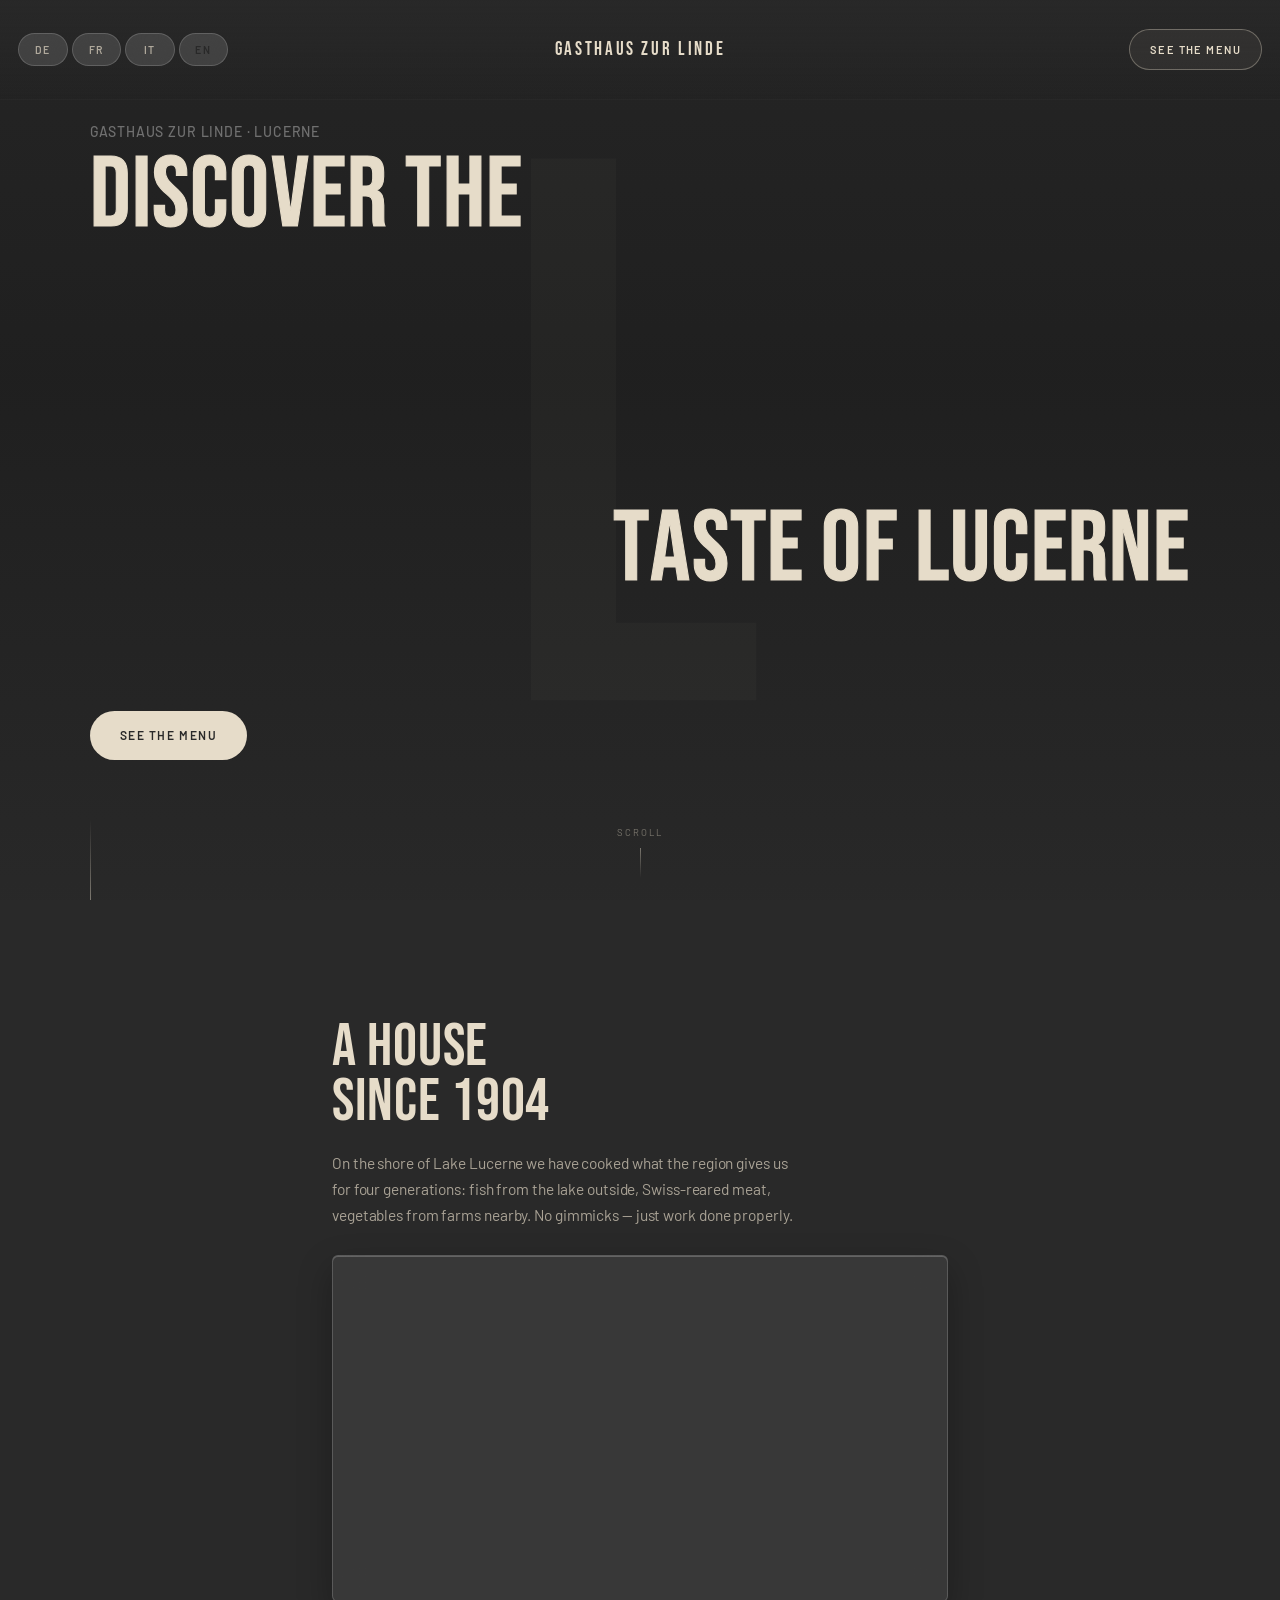
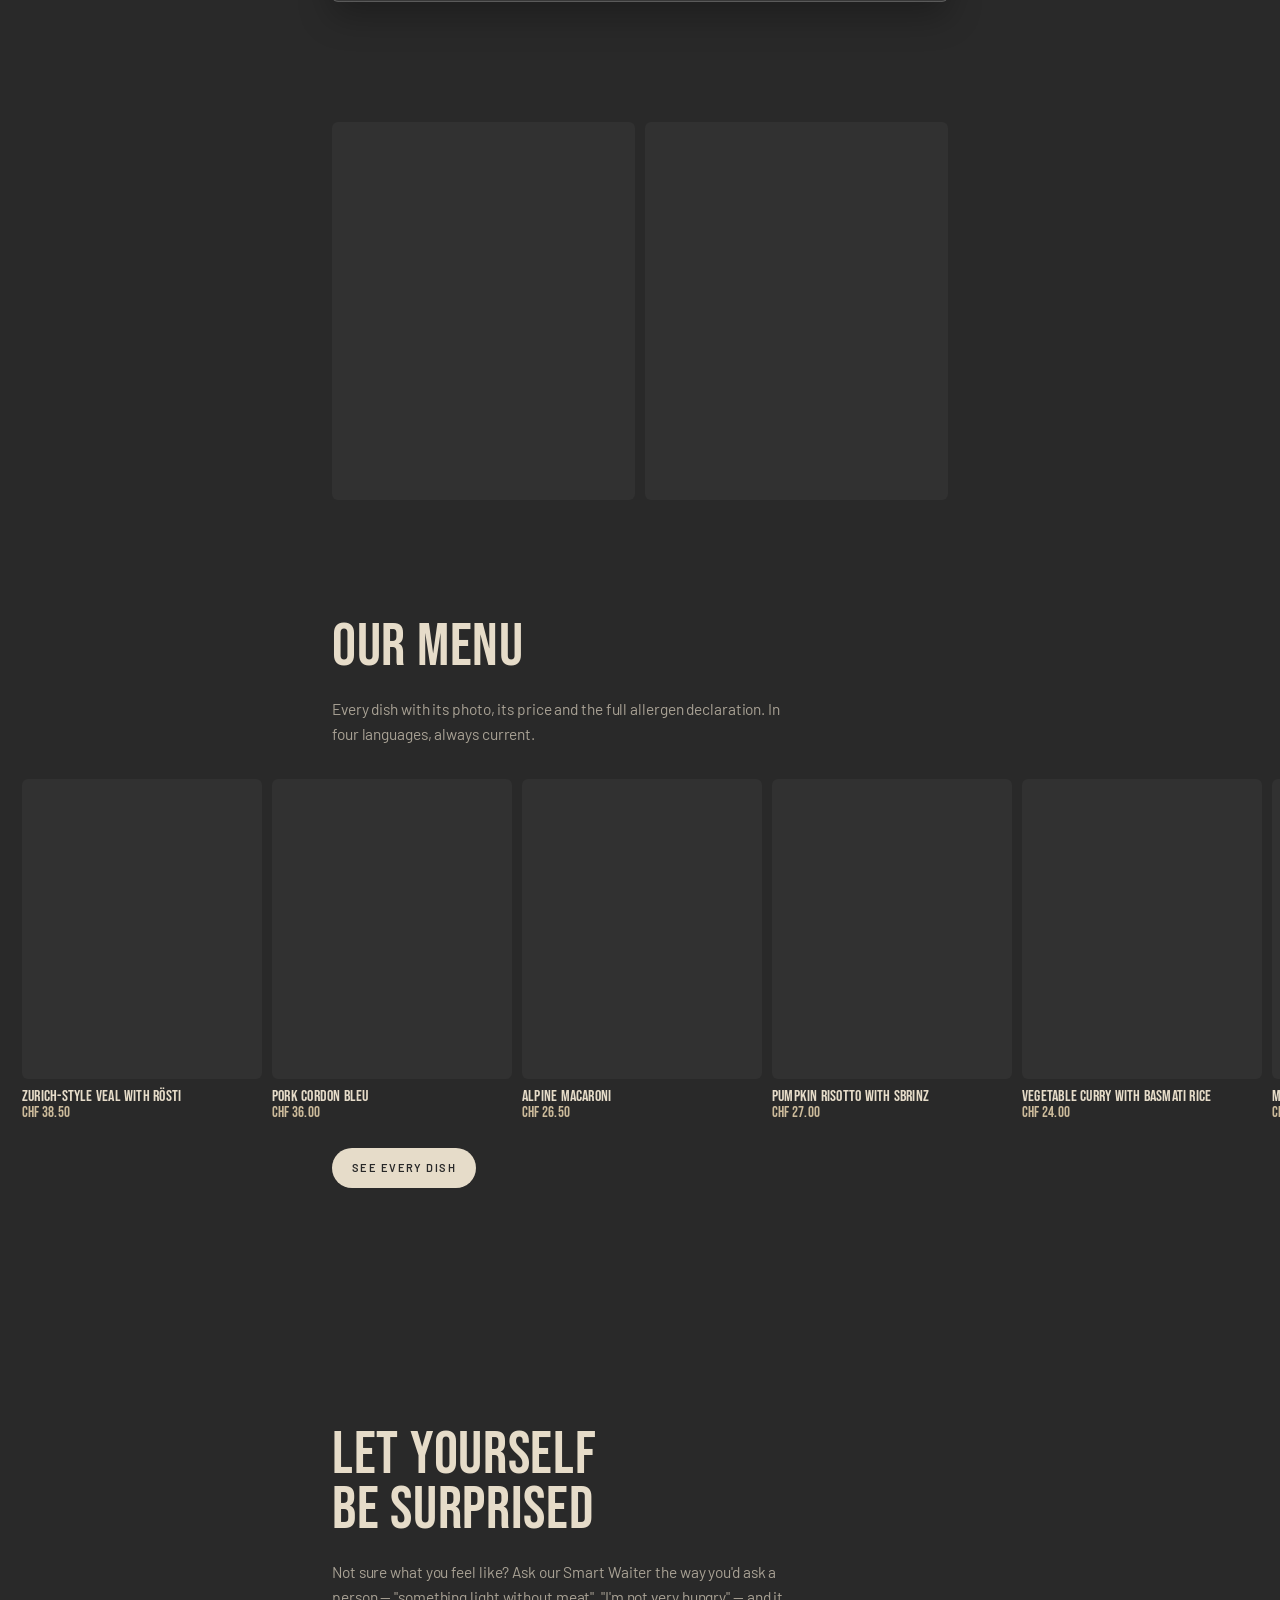
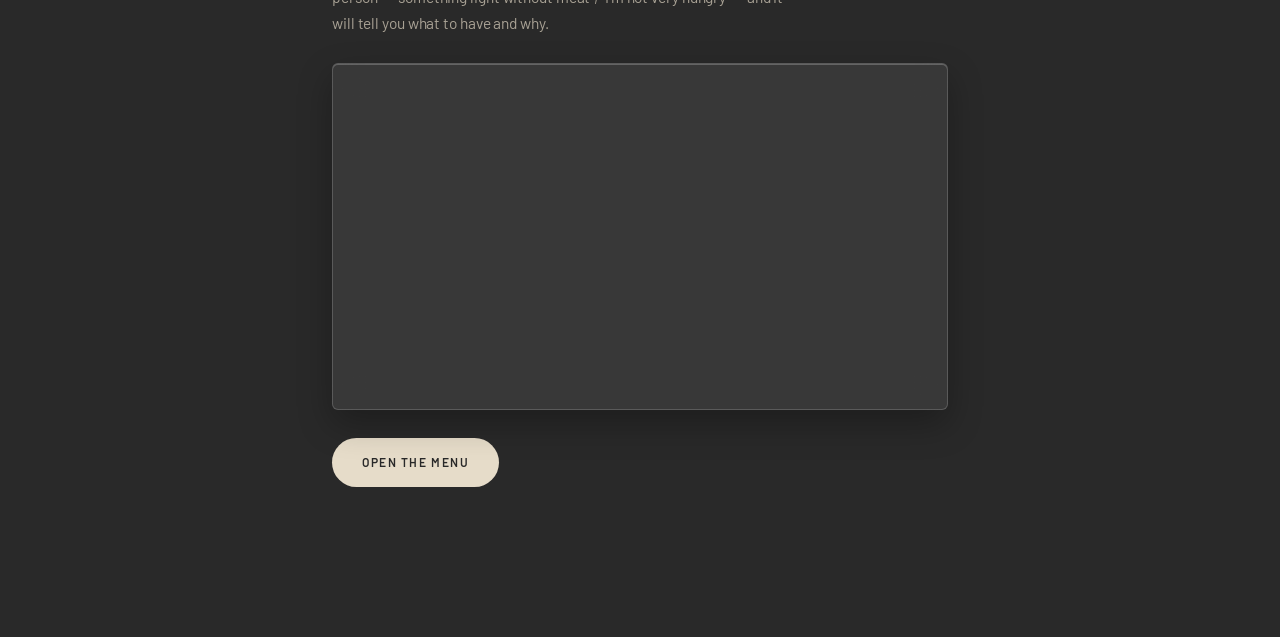
<file: carta/index.html>
<!doctype html>
<html lang="de">
<head>
<meta charset="utf-8">
<meta http-equiv="refresh" content="0; url=carta-demo.html">
<title>Gasthaus zur Linde — Speisekarte</title>
<link rel="canonical" href="carta-demo.html">
<link rel="icon" href="data:image/svg+xml,%3Csvg xmlns='http://www.w3.org/2000/svg' viewBox='0 0 32 32'%3E%3Crect width='32' height='32' rx='7' fill='%23292929'/%3E%3C/svg%3E">
</head>
<body>
<p><a href="carta-demo.html">Zur Karte</a></p>
<script>location.replace("carta-demo.html" + location.search);</script>
</body>
</html>
</file>
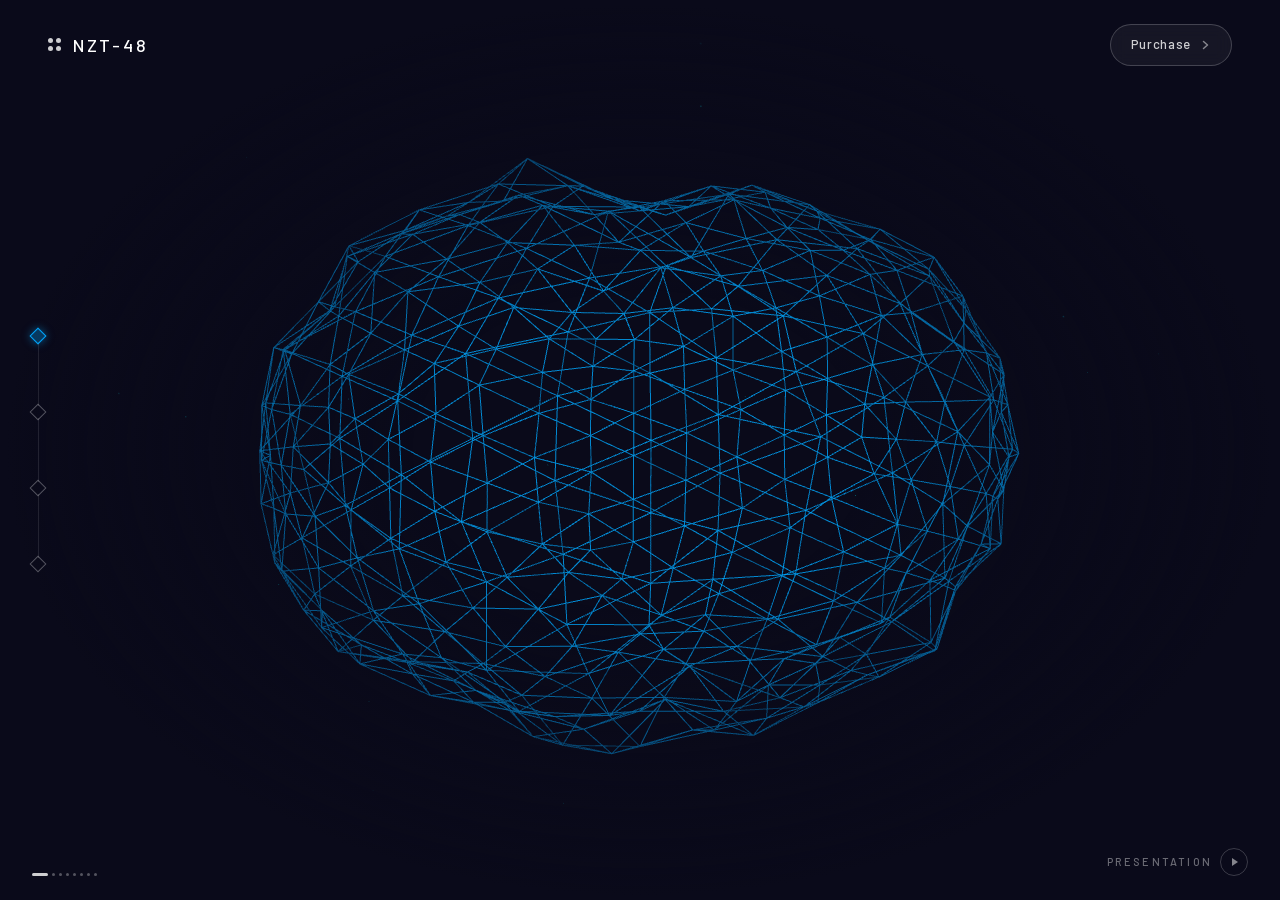
<file: nzt-48.html>
<!DOCTYPE html><html lang="de" class="bebas_neue_c4c41419-module__3qrPzq__variable barlow_d71bcef7-module__CuFiOq__variable"><head><meta charSet="utf-8"/><meta name="viewport" content="width=device-width, initial-scale=1"/><link rel="preload" href="/_next/static/media/0595f7052377a1a2-s.p.0u0xtu5i3hze-.woff2" as="font" crossorigin="" type="font/woff2"/><link rel="preload" href="/_next/static/media/235a0ef330592118-s.p.0b723ysm_ve25.woff2" as="font" crossorigin="" type="font/woff2"/><link rel="preload" href="/_next/static/media/6c98c9fb873995d2-s.p.0o4ax6vjjs2k3.woff2" as="font" crossorigin="" type="font/woff2"/><link rel="preload" href="/_next/static/media/a083361d37caf3d1-s.p.08pvxdps0wo-e.woff2" as="font" crossorigin="" type="font/woff2"/><link rel="preload" href="/_next/static/media/c6e2684784a55443-s.p.0v346keojskif.woff2" as="font" crossorigin="" type="font/woff2"/><link rel="preload" href="/_next/static/media/fabcf92ba1ccea36-s.p.0lwj123ije5i..woff2" as="font" crossorigin="" type="font/woff2"/><link rel="stylesheet" href="/_next/static/chunks/0or.9qs~ijg1q.css" data-precedence="next"/><link rel="stylesheet" href="/_next/static/chunks/0y~25h47.lron.css" data-precedence="next"/><link rel="preload" as="script" fetchPriority="low" href="/_next/static/chunks/0y0-s1tfgfxqr.js"/><script src="/_next/static/chunks/0-lyukspqtvi-.js" async=""></script><script src="/_next/static/chunks/0svf~-p6g-ghz.js" async=""></script><script src="/_next/static/chunks/turbopack-05i8kz73fa~ff.js" async=""></script><script src="/_next/static/chunks/0-evb~22r4ixl.js" async=""></script><script src="/_next/static/chunks/06mnq01_6.j3s.js" async=""></script><script src="/_next/static/chunks/10_q4uhtiie1l.js" async=""></script><meta name="next-size-adjust" content=""/><title>NZT-48 — Neural Enhancement</title><meta name="description" content="The new reality. New you - limitless. Boost memory and enhance your cognitive performance."/><link rel="icon" href="/favicon.ico?favicon.0x3dzn~oxb6tn.ico" sizes="256x256" type="image/x-icon"/><script src="/_next/static/chunks/03~yq9q893hmn.js" noModule=""></script></head><body><div hidden=""><!--$--><!--/$--></div><style>body { background: transparent !important; }</style><div class="nzt48-scope min-h-screen"><!--$!--><template data-dgst="BAILOUT_TO_CLIENT_SIDE_RENDERING"></template><!--/$--><header class="fixed top-0 left-0 right-0 z-50 flex items-center justify-between px-8 py-6 md:px-12"><div class="flex items-center gap-3"><div class="grid grid-cols-2 gap-[3px]"><div class="h-[5px] w-[5px] rounded-full bg-white/80"></div><div class="h-[5px] w-[5px] rounded-full bg-white/80"></div><div class="h-[5px] w-[5px] rounded-full bg-white/80"></div><div class="h-[5px] w-[5px] rounded-full bg-white/80"></div></div><span class="text-lg font-medium tracking-[0.15em] text-white">NZT-48</span></div><a href="#purchase" class="flex items-center gap-2 rounded-full border border-white/20 bg-white/5 px-5 py-2.5 text-[13px] font-medium tracking-wider text-white/80 backdrop-blur-sm transition-all duration-300 hover:border-[#00a8ff]/50 hover:bg-white/10 hover:text-white">Purchase<svg width="12" height="12" viewBox="0 0 12 12" fill="none" class="opacity-60"><path d="M4.5 2.5L8.5 6L4.5 9.5" stroke="currentColor" stroke-width="1.5" stroke-linecap="round" stroke-linejoin="round"></path></svg></a></header><nav class="fixed left-8 top-1/2 z-50 hidden -translate-y-1/2 lg:flex"><div class="flex flex-col items-center gap-0"><div class="flex flex-col items-center"><button class="group relative flex items-center"><div class="h-3 w-3 rotate-45 border transition-all duration-300 border-[#00a8ff] bg-[#00a8ff]/30 shadow-[0_0_8px_rgba(0,168,255,0.5)]" style="animation:nzt-dot-glow 2s ease-in-out infinite"></div></button><div class="h-16 w-px transition-colors duration-300 bg-white/10"></div></div><div class="flex flex-col items-center"><button class="group relative flex items-center"><div class="h-3 w-3 rotate-45 border transition-all duration-300 border-white/30 bg-transparent hover:border-white/60" style="animation:none"></div></button><div class="h-16 w-px transition-colors duration-300 bg-white/10"></div></div><div class="flex flex-col items-center"><button class="group relative flex items-center"><div class="h-3 w-3 rotate-45 border transition-all duration-300 border-white/30 bg-transparent hover:border-white/60" style="animation:none"></div></button><div class="h-16 w-px transition-colors duration-300 bg-white/10"></div></div><div class="flex flex-col items-center"><button class="group relative flex items-center"><div class="h-3 w-3 rotate-45 border transition-all duration-300 border-white/30 bg-transparent hover:border-white/60" style="animation:none"></div></button></div></div></nav><div class="fixed bottom-6 right-8 z-50 hidden items-center gap-2 md:flex"><span class="text-[11px] font-medium tracking-[0.2em] uppercase text-white/40">Presentation</span><div class="flex h-7 w-7 items-center justify-center rounded-full border border-white/20"><svg width="10" height="10" viewBox="0 0 10 10" fill="none" class="ml-0.5"><path d="M2 1L8 5L2 9V1Z" fill="white" fill-opacity="0.5"></path></svg></div></div><main class="relative z-10 h-screen overflow-y-auto snap-y snap-mandatory"><section id="hero" class="relative flex h-screen w-full snap-start items-center justify-center"><div class="pointer-events-none absolute inset-0" style="background:radial-gradient(ellipse at center, transparent 25%, #0a0a1a 70%)"></div><div class="absolute bottom-6 left-8 flex items-center gap-1"><div class="h-[3px] rounded-full w-4 bg-white/80"></div><div class="h-[3px] rounded-full w-[3px] bg-white/30"></div><div class="h-[3px] rounded-full w-[3px] bg-white/30"></div><div class="h-[3px] rounded-full w-[3px] bg-white/30"></div><div class="h-[3px] rounded-full w-[3px] bg-white/30"></div><div class="h-[3px] rounded-full w-[3px] bg-white/30"></div><div class="h-[3px] rounded-full w-[3px] bg-white/30"></div><div class="h-[3px] rounded-full w-[3px] bg-white/30"></div></div></section><section id="intro" class="relative flex h-screen w-full snap-start items-center"><div class="pointer-events-none absolute inset-0" style="background:radial-gradient(ellipse at 35% 50%, transparent 20%, #0a0a1a 65%)"></div><div class="relative z-10 ml-auto mr-[8%] max-w-[400px]"><h2 class="mb-4 text-[32px] font-medium leading-[1.2] tracking-tight text-white md:text-[38px]">The new reality.<br/>New you - limitless.</h2><a href="#" class="group inline-flex items-center gap-2 text-[13px] font-medium tracking-wider text-white/50 transition-colors hover:text-[#00a8ff]">Learn more<svg width="14" height="14" viewBox="0 0 14 14" fill="none" class="transition-transform group-hover:translate-x-1"><path d="M5 3L9 7L5 11" stroke="currentColor" stroke-width="1.5" stroke-linecap="round" stroke-linejoin="round"></path></svg></a></div></section><section id="cognitive" class="relative flex h-screen w-full snap-start items-center"><div class="pointer-events-none absolute inset-0" style="background:radial-gradient(ellipse at 40% 50%, transparent 20%, #0a0a1a 60%)"></div><div class="relative z-10 ml-auto mr-[8%] max-w-[420px]"><h2 class="mb-4 text-[32px] font-medium leading-[1.2] tracking-tight text-white md:text-[38px]">Boost memory and<br/>enhance your cognitive<br/>performance.</h2><a href="#" class="group inline-flex items-center gap-2 text-[13px] font-medium tracking-wider text-white/50 transition-colors hover:text-[#00a8ff]">Learn more<svg width="14" height="14" viewBox="0 0 14 14" fill="none" class="transition-transform group-hover:translate-x-1"><path d="M5 3L9 7L5 11" stroke="currentColor" stroke-width="1.5" stroke-linecap="round" stroke-linejoin="round"></path></svg></a></div></section><section id="purchase" class="relative flex h-screen w-full snap-start flex-col items-center justify-center"><div class="pointer-events-none absolute inset-0" style="background:radial-gradient(ellipse at center, transparent 30%, #0a0a1a 70%)"></div><div class="relative z-10 ml-auto mr-[8%] max-w-[380px] text-right"><h2 class="text-[32px] font-medium leading-[1.2] tracking-tight text-white md:text-[38px]">Get NZT-48 from our<br/>official website only.</h2></div><div class="absolute bottom-16 z-10"><a href="#" class="inline-block rounded-full border border-white/20 bg-white/5 px-12 py-3 text-[13px] font-medium tracking-[0.3em] uppercase text-white/80 backdrop-blur-sm transition-all duration-300 hover:border-[#00a8ff]/50 hover:bg-[#00a8ff]/10 hover:text-white">Buy</a></div></section></main><!--$--><!--/$--></div><script src="/_next/static/chunks/0y0-s1tfgfxqr.js" id="_R_" async=""></script><script>(self.__next_f=self.__next_f||[]).push([0])</script><script>self.__next_f.push([1,"1:\"$Sreact.fragment\"\n2:I[82716,[\"/_next/static/chunks/0-evb~22r4ixl.js\",\"/_next/static/chunks/06mnq01_6.j3s.js\"],\"SmoothScroll\"]\n3:I[97893,[\"/_next/static/chunks/0-evb~22r4ixl.js\",\"/_next/static/chunks/06mnq01_6.j3s.js\"],\"default\"]\n4:I[87329,[\"/_next/static/chunks/0-evb~22r4ixl.js\",\"/_next/static/chunks/06mnq01_6.j3s.js\"],\"default\"]\n5:I[67767,[\"/_next/static/chunks/0-evb~22r4ixl.js\",\"/_next/static/chunks/06mnq01_6.j3s.js\"],\"ClientPageRoot\"]\n6:I[95933,[\"/_next/static/chunks/0-evb~22r4ixl.js\",\"/_next/static/chunks/06mnq01_6.j3s.js\",\"/_next/static/chunks/10_q4uhtiie1l.js\"],\"default\"]\n9:I[38906,[\"/_next/static/chunks/0-evb~22r4ixl.js\",\"/_next/static/chunks/06mnq01_6.j3s.js\"],\"OutletBoundary\"]\na:\"$Sreact.suspense\"\nc:I[38906,[\"/_next/static/chunks/0-evb~22r4ixl.js\",\"/_next/static/chunks/06mnq01_6.j3s.js\"],\"ViewportBoundary\"]\ne:I[38906,[\"/_next/static/chunks/0-evb~22r4ixl.js\",\"/_next/static/chunks/06mnq01_6.j3s.js\"],\"MetadataBoundary\"]\n10:I[2573,[\"/_next/static/chunks/0-evb~22r4ixl.js\",\"/_next/static/chunks/06mnq01_6.j3s.js\"],\"default\",1]\n:HL[\"/_next/static/chunks/0or.9qs~ijg1q.css\",\"style\"]\n:HL[\"/_next/static/chunks/0y~25h47.lron.css\",\"style\"]\n:HL[\"/_next/static/media/0595f7052377a1a2-s.p.0u0xtu5i3hze-.woff2\",\"font\",{\"crossOrigin\":\"\",\"type\":\"font/woff2\"}]\n:HL[\"/_next/static/media/235a0ef330592118-s.p.0b723ysm_ve25.woff2\",\"font\",{\"crossOrigin\":\"\",\"type\":\"font/woff2\"}]\n:HL[\"/_next/static/media/6c98c9fb873995d2-s.p.0o4ax6vjjs2k3.woff2\",\"font\",{\"crossOrigin\":\"\",\"type\":\"font/woff2\"}]\n:HL[\"/_next/static/media/a083361d37caf3d1-s.p.08pvxdps0wo-e.woff2\",\"font\",{\"crossOrigin\":\"\",\"type\":\"font/woff2\"}]\n:HL[\"/_next/static/media/c6e2684784a55443-s.p.0v346keojskif.woff2\",\"font\",{\"crossOrigin\":\"\",\"type\":\"font/woff2\"}]\n:HL[\"/_next/static/media/fabcf92ba1ccea36-s.p.0lwj123ije5i..woff2\",\"font\",{\"crossOrigin\":\"\",\"type\":\"font/woff2\"}]\n"])</script><script>self.__next_f.push([1,"0:{\"P\":null,\"c\":[\"\",\"nzt-48\"],\"q\":\"\",\"i\":false,\"f\":[[[\"\",{\"children\":[\"nzt-48\",{\"children\":[\"__PAGE__\",{}]}]},\"$undefined\",\"$undefined\",16],[[\"$\",\"$1\",\"c\",{\"children\":[[[\"$\",\"link\",\"0\",{\"rel\":\"stylesheet\",\"href\":\"/_next/static/chunks/0or.9qs~ijg1q.css\",\"precedence\":\"next\",\"crossOrigin\":\"$undefined\",\"nonce\":\"$undefined\"}],[\"$\",\"script\",\"script-0\",{\"src\":\"/_next/static/chunks/0-evb~22r4ixl.js\",\"async\":true,\"nonce\":\"$undefined\"}],[\"$\",\"script\",\"script-1\",{\"src\":\"/_next/static/chunks/06mnq01_6.j3s.js\",\"async\":true,\"nonce\":\"$undefined\"}]],[\"$\",\"html\",null,{\"lang\":\"de\",\"className\":\"bebas_neue_c4c41419-module__3qrPzq__variable barlow_d71bcef7-module__CuFiOq__variable\",\"children\":[\"$\",\"body\",null,{\"children\":[[\"$\",\"$L2\",null,{}],[\"$\",\"$L3\",null,{\"parallelRouterKey\":\"children\",\"error\":\"$undefined\",\"errorStyles\":\"$undefined\",\"errorScripts\":\"$undefined\",\"template\":[\"$\",\"$L4\",null,{}],\"templateStyles\":\"$undefined\",\"templateScripts\":\"$undefined\",\"notFound\":[[[\"$\",\"title\",null,{\"children\":\"404: This page could not be found.\"}],[\"$\",\"div\",null,{\"style\":{\"fontFamily\":\"system-ui,\\\"Segoe UI\\\",Roboto,Helvetica,Arial,sans-serif,\\\"Apple Color Emoji\\\",\\\"Segoe UI Emoji\\\"\",\"height\":\"100vh\",\"textAlign\":\"center\",\"display\":\"flex\",\"flexDirection\":\"column\",\"alignItems\":\"center\",\"justifyContent\":\"center\"},\"children\":[\"$\",\"div\",null,{\"children\":[[\"$\",\"style\",null,{\"dangerouslySetInnerHTML\":{\"__html\":\"body{color:#000;background:#fff;margin:0}.next-error-h1{border-right:1px solid rgba(0,0,0,.3)}@media (prefers-color-scheme:dark){body{color:#fff;background:#000}.next-error-h1{border-right:1px solid rgba(255,255,255,.3)}}\"}}],[\"$\",\"h1\",null,{\"className\":\"next-error-h1\",\"style\":{\"display\":\"inline-block\",\"margin\":\"0 20px 0 0\",\"padding\":\"0 23px 0 0\",\"fontSize\":24,\"fontWeight\":500,\"verticalAlign\":\"top\",\"lineHeight\":\"49px\"},\"children\":404}],[\"$\",\"div\",null,{\"style\":{\"display\":\"inline-block\"},\"children\":[\"$\",\"h2\",null,{\"style\":{\"fontSize\":14,\"fontWeight\":400,\"lineHeight\":\"49px\",\"margin\":0},\"children\":\"This page could not be found.\"}]}]]}]}]],[]],\"forbidden\":\"$undefined\",\"unauthorized\":\"$undefined\"}]]}]}]]}],{\"children\":[[\"$\",\"$1\",\"c\",{\"children\":[[[\"$\",\"link\",\"0\",{\"rel\":\"stylesheet\",\"href\":\"/_next/static/chunks/0y~25h47.lron.css\",\"precedence\":\"next\",\"crossOrigin\":\"$undefined\",\"nonce\":\"$undefined\"}]],[[\"$\",\"style\",null,{\"children\":\"body { background: transparent !important; }\"}],[\"$\",\"div\",null,{\"className\":\"nzt48-scope min-h-screen\",\"children\":[\"$\",\"$L3\",null,{\"parallelRouterKey\":\"children\",\"error\":\"$undefined\",\"errorStyles\":\"$undefined\",\"errorScripts\":\"$undefined\",\"template\":[\"$\",\"$L4\",null,{}],\"templateStyles\":\"$undefined\",\"templateScripts\":\"$undefined\",\"notFound\":\"$undefined\",\"forbidden\":\"$undefined\",\"unauthorized\":\"$undefined\"}]}]]]}],{\"children\":[[\"$\",\"$1\",\"c\",{\"children\":[[\"$\",\"$L5\",null,{\"Component\":\"$6\",\"serverProvidedParams\":{\"searchParams\":{},\"params\":{},\"promises\":[\"$@7\",\"$@8\"]}}],[[\"$\",\"script\",\"script-0\",{\"src\":\"/_next/static/chunks/10_q4uhtiie1l.js\",\"async\":true,\"nonce\":\"$undefined\"}]],[\"$\",\"$L9\",null,{\"children\":[\"$\",\"$a\",null,{\"name\":\"Next.MetadataOutlet\",\"children\":\"$@b\"}]}]]}],{},null,false,null]},null,false,null]},null,false,null],[\"$\",\"$1\",\"h\",{\"children\":[null,[\"$\",\"$Lc\",null,{\"children\":\"$Ld\"}],[\"$\",\"div\",null,{\"hidden\":true,\"children\":[\"$\",\"$Le\",null,{\"children\":[\"$\",\"$a\",null,{\"name\":\"Next.Metadata\",\"children\":\"$Lf\"}]}]}],[\"$\",\"meta\",null,{\"name\":\"next-size-adjust\",\"content\":\"\"}]]}],false]],\"m\":\"$undefined\",\"G\":[\"$10\",[[\"$\",\"link\",\"0\",{\"rel\":\"stylesheet\",\"href\":\"/_next/static/chunks/0or.9qs~ijg1q.css\",\"precedence\":\"next\",\"crossOrigin\":\"$undefined\",\"nonce\":\"$undefined\"}]]],\"S\":true,\"h\":null,\"s\":\"$undefined\",\"l\":\"$undefined\",\"p\":\"$undefined\",\"d\":\"$undefined\",\"b\":\"TLPal4GtLBGVg-GaCPs7b\"}\n"])</script><script>self.__next_f.push([1,"7:{}\n8:\"$0:f:0:1:1:children:1:children:0:props:children:0:props:serverProvidedParams:params\"\n"])</script><script>self.__next_f.push([1,"d:[[\"$\",\"meta\",\"0\",{\"charSet\":\"utf-8\"}],[\"$\",\"meta\",\"1\",{\"name\":\"viewport\",\"content\":\"width=device-width, initial-scale=1\"}]]\n"])</script><script>self.__next_f.push([1,"11:I[82808,[\"/_next/static/chunks/0-evb~22r4ixl.js\",\"/_next/static/chunks/06mnq01_6.j3s.js\"],\"IconMark\"]\nb:null\nf:[[\"$\",\"title\",\"0\",{\"children\":\"NZT-48 — Neural Enhancement\"}],[\"$\",\"meta\",\"1\",{\"name\":\"description\",\"content\":\"The new reality. New you - limitless. Boost memory and enhance your cognitive performance.\"}],[\"$\",\"link\",\"2\",{\"rel\":\"icon\",\"href\":\"/favicon.ico?favicon.0x3dzn~oxb6tn.ico\",\"sizes\":\"256x256\",\"type\":\"image/x-icon\"}],[\"$\",\"$L11\",\"3\",{}]]\n"])</script></body></html>
</file>
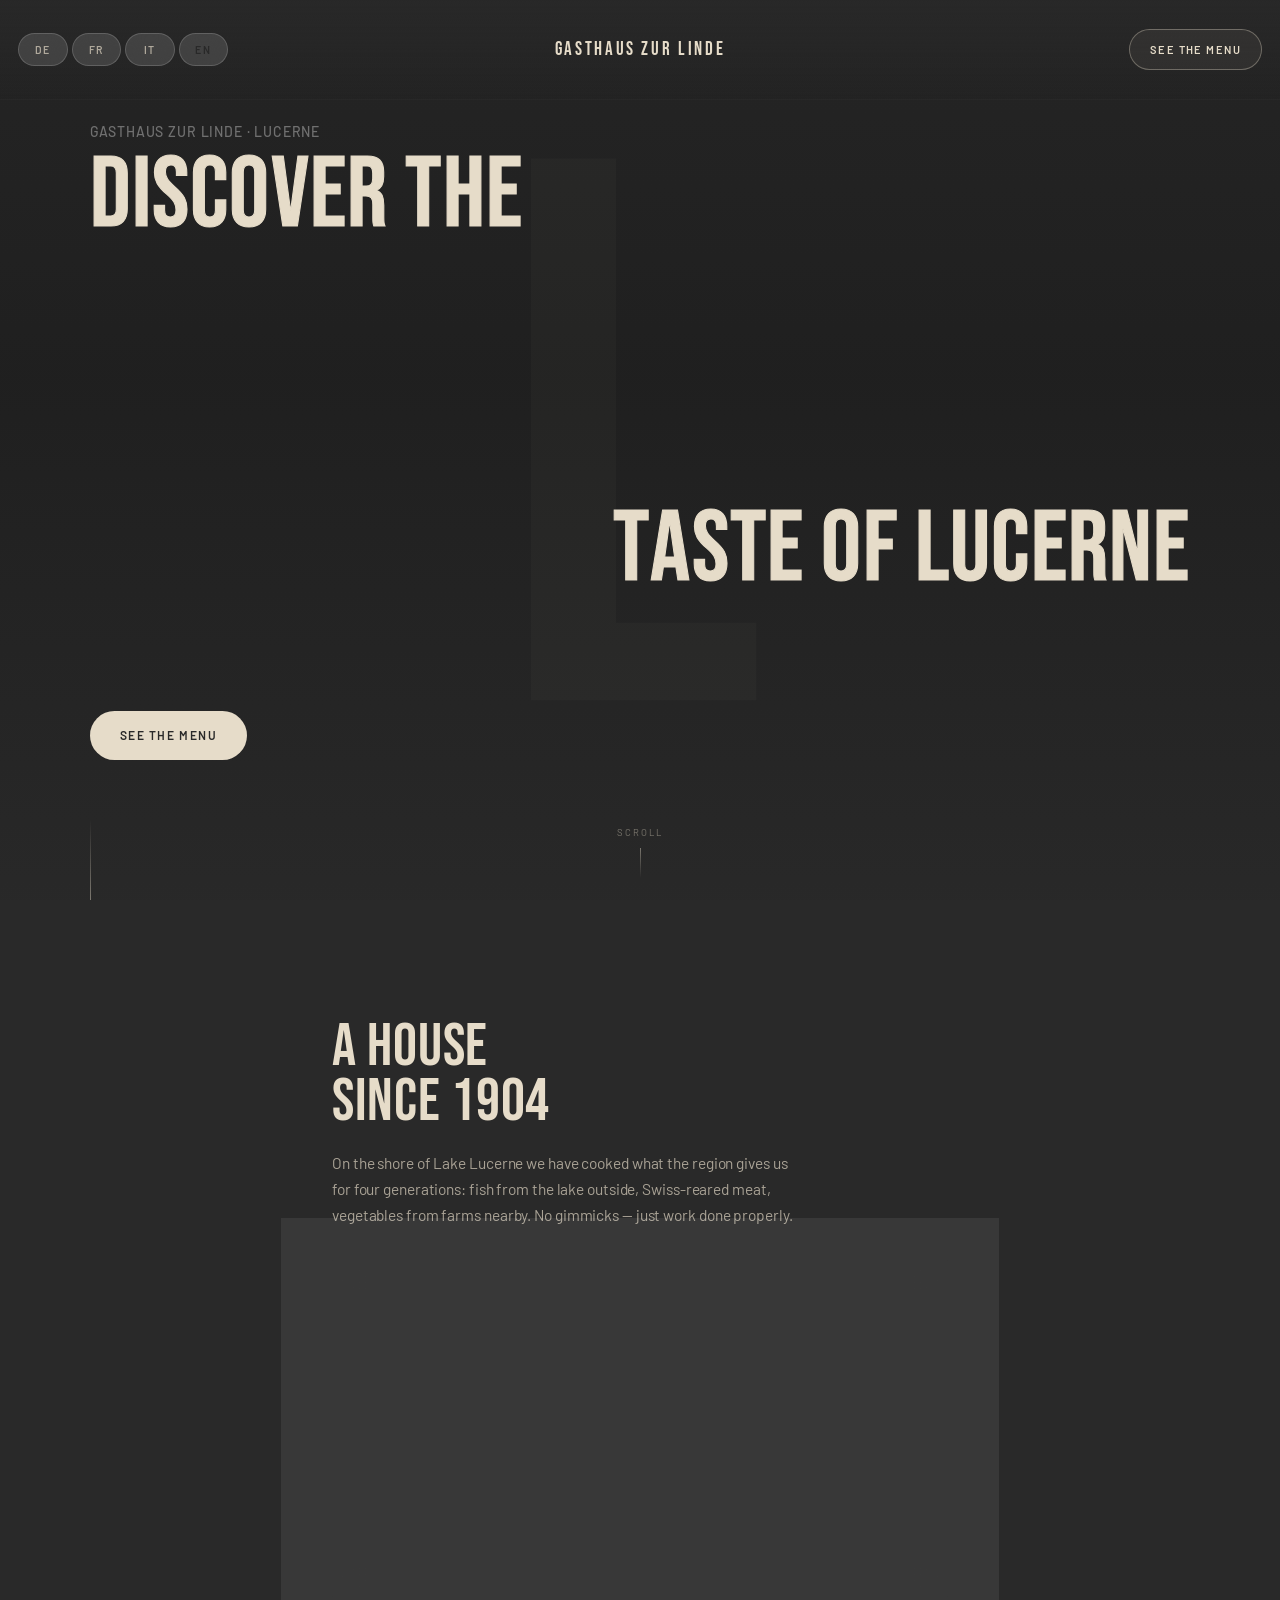
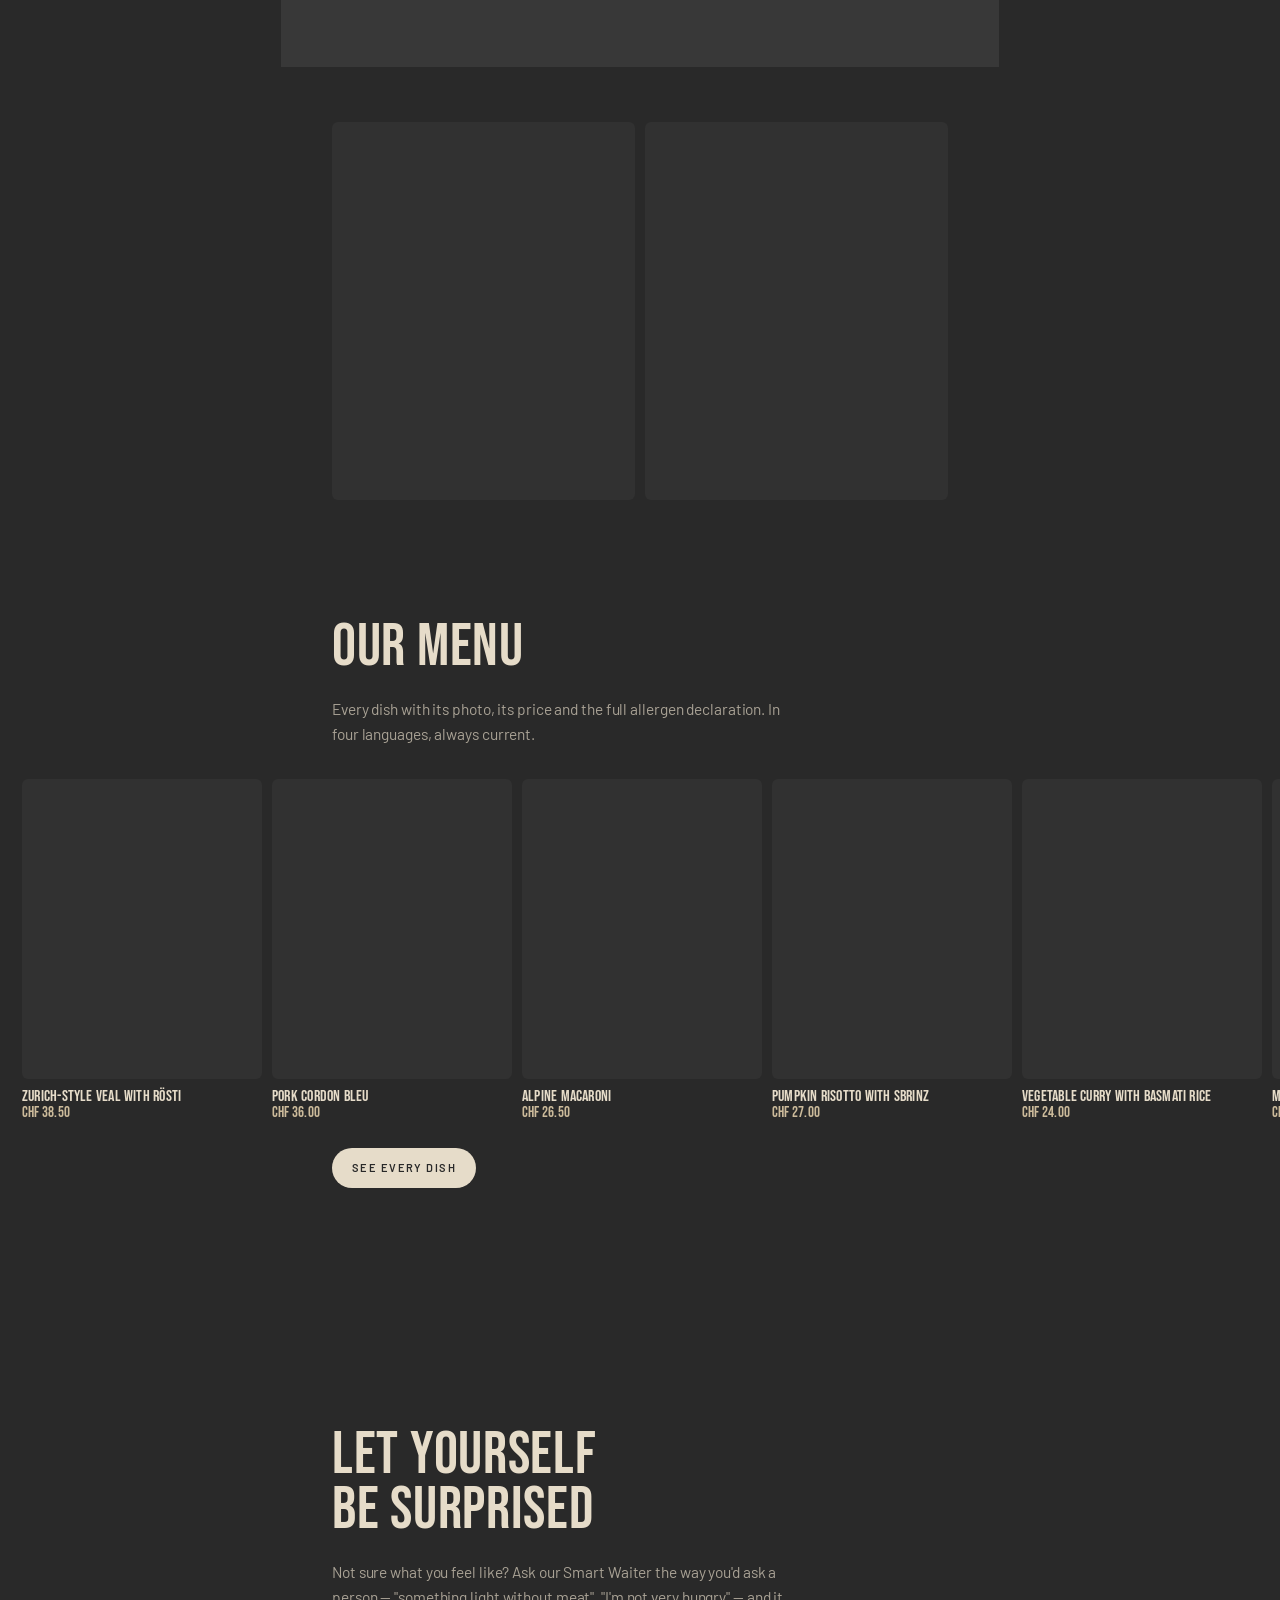
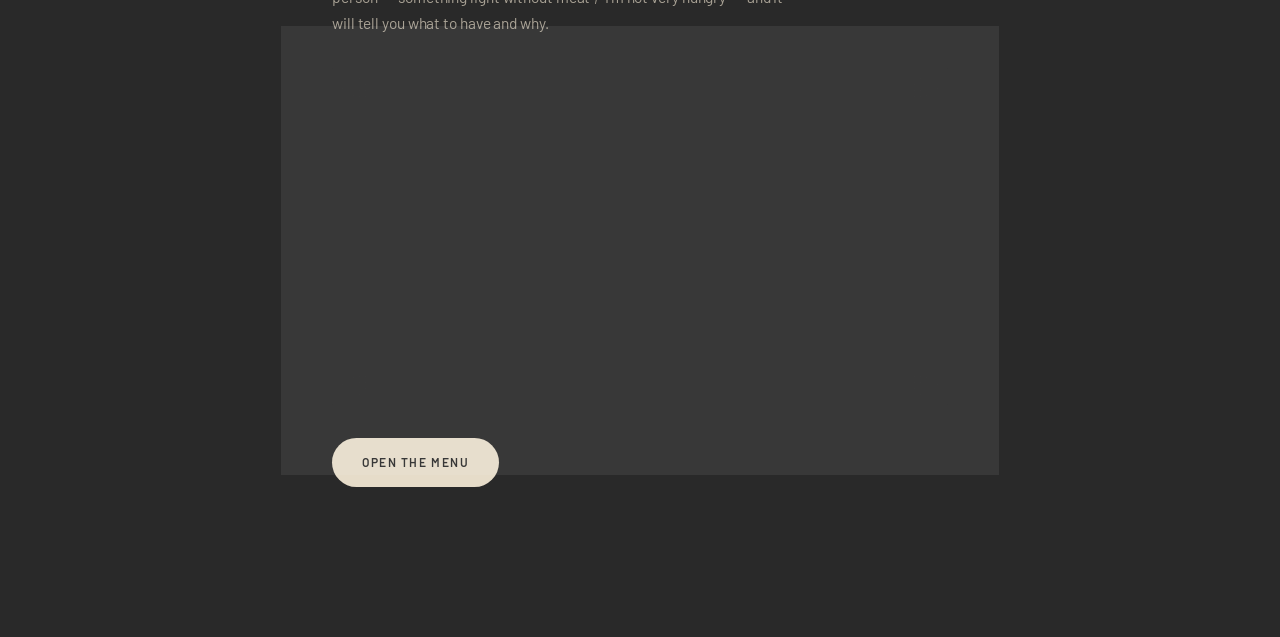
<file: carta/carta-demo.html>
<!doctype html>
<html lang="de">
<head>
<meta charset="utf-8">
<meta name="viewport" content="width=device-width, initial-scale=1, viewport-fit=cover">
<title>Gasthaus zur Linde — Speisekarte</title>
<meta name="description" content="Digitale Speisekarte mit vollständiger Allergendeklaration nach LIV.">
<meta name="theme-color" content="#292929">
<link rel="icon" href="data:image/svg+xml,%3Csvg xmlns='http://www.w3.org/2000/svg' viewBox='0 0 32 32'%3E%3Crect width='32' height='32' rx='7' fill='%23292929'/%3E%3Ctext x='16' y='23' font-size='19' text-anchor='middle' fill='%23E6DCC9' font-family='Helvetica,Arial'%3E%E2%97%89%3C/text%3E%3C/svg%3E">
<link rel="preconnect" href="https://fonts.googleapis.com">
<link rel="preconnect" href="https://fonts.gstatic.com" crossorigin>
<!-- Sibuya usa Bebas Neue Pro + Acumin Pro (Adobe Fonts, licencia de pago).
     Bebas Neue es prácticamente la misma cara; Barlow es el equivalente
     libre más cercano a Acumin Pro. Si se licencia Adobe, se cambia aquí. -->
<link href="https://fonts.googleapis.com/css2?family=Bebas+Neue&family=Barlow:wght@300;400;500;600;700&display=swap" rel="stylesheet">
<style>
/* ============================================================
   CARTA PÚBLICA — prototipo demo (Suiza)
   Un solo fichero, sin dependencias externas, carga instantánea.

   Dirección: estilo tipográfico internacional suizo.
   Grotesca + monoespaciada. Acento petróleo (Vierwaldstättersee).
   El rojo es SOLO semáforo de alérgeno, nunca decorativo.
   ============================================================ */

/* ---- Tokens ----
   Diseño comprometido en oscuro, como la referencia: sin variante
   clara. Todo se pinta explícitamente para que no herede nada. ---- */
:root{
  --paper:#292929;              /* carbón cálido, no negro */
  --surface:#313131;
  --surface-2:#3A3A3A;
  --ink:#E6DCC9;                /* crema: es el color de texto Y el acento */
  --ink-soft:rgba(230,220,201,.68);
  --ink-faint:rgba(230,220,201,.44);
  --rule:rgba(230,220,201,.17);
  --rule-soft:rgba(230,220,201,.09);
  --accent:#E6DCC9;
  --accent-ink:#292929;
  --accent-wash:rgba(230,220,201,.10);
  --gold:#CCBB9B;
  --alert:#D4735C;              /* terracota: avisa sin salirse de la paleta */
  --alert-wash:rgba(212,115,92,.16);
  --ok:#A8B79A;
  --ok-wash:rgba(168,183,154,.16);
  --scrim:rgba(20,20,20,.78);
  --lift:0 24px 64px rgba(0,0,0,.55);
  --glow:0 0 0 1px rgba(230,220,201,.4), 0 0 26px rgba(230,220,201,.13);

  --display:"Bebas Neue",Impact,"Haettenschweiler","Arial Narrow",sans-serif;
  --sans:Barlow,"Helvetica Neue",Helvetica,Arial,sans-serif;
  --script:var(--display);
  --grotesk:var(--sans);
  --mono:var(--sans);
  /* Monoespaciada sólo donde es semánticamente correcta: la comanda de cocina */
  --ticket:ui-monospace,"SF Mono","Cascadia Mono","Roboto Mono",Consolas,monospace;

  --wrap:660px;
  --r:10px;
  --r-lg:10px;
}

*,*::before,*::after{box-sizing:border-box}
html{-webkit-text-size-adjust:100%}
/* El atributo hidden debe ganar a cualquier display de componente */
[hidden]{display:none !important}

body{
  margin:0;
  background:var(--paper);
  color:var(--ink);
  font-family:var(--grotesk);
  font-size:16px;
  line-height:1.45;
  letter-spacing:-.006em;
  -webkit-font-smoothing:antialiased;
  overflow-wrap:break-word;
}
body.is-locked{overflow:hidden}

button{font:inherit;color:inherit;background:none;border:0;cursor:pointer;letter-spacing:inherit}
:focus-visible{outline:2px solid var(--accent);outline-offset:2px}

@media (prefers-reduced-motion: reduce){
  *,*::before,*::after{transition-duration:.01ms !important;animation-duration:.01ms !important}
  html{scroll-behavior:auto}
}

.wrap{max-width:var(--wrap);margin:0 auto;padding:0 22px}

/* Registro documental: mono, versalitas, tracking abierto */
.mono{font-family:var(--mono);font-variant-numeric:tabular-nums}
.tag{
  font-family:var(--mono);font-size:10.5px;letter-spacing:.16em;text-transform:uppercase;
  color:var(--ink-faint);
}

/* ---------- Cabecera ---------- */
.masthead{padding:30px 0 0}
.masthead .eyebrow{
  font-size:11.5px;font-weight:800;letter-spacing:.15em;text-transform:uppercase;color:var(--accent);
}
.masthead h1{
  font-size:clamp(34px,9vw,50px);font-weight:800;line-height:1;letter-spacing:-.042em;
  margin:11px 0 0;text-wrap:balance;
}
.masthead .facts{
  display:flex;flex-wrap:wrap;gap:4px 16px;margin-top:14px;
  font-size:13px;font-weight:500;color:var(--ink-soft);
}
.masthead .facts span{white-space:nowrap}
.masthead .hr{height:1px;background:var(--rule);margin-top:22px}

/* ---------- Idioma ---------- */
.langbar{display:flex;gap:6px;padding:14px 0}
.langbar button{
  flex:1;padding:10px 0;border-radius:999px;background:var(--surface-2);
  font-size:12px;font-weight:700;letter-spacing:.06em;color:var(--ink-soft);
  transition:background .15s,color .15s;
}
.langbar button:hover{color:var(--ink)}
.langbar button[aria-pressed="true"]{background:var(--ink);color:var(--paper)}

/* ---------- Barra pegajosa ---------- */
.sticky{
  position:sticky;top:0;z-index:30;
  background:var(--paper);
  border-bottom:1px solid var(--rule);
}
@supports (backdrop-filter:blur(1px)){
  .sticky{background:color-mix(in srgb, var(--paper) 90%, transparent);backdrop-filter:saturate(160%) blur(12px);-webkit-backdrop-filter:saturate(160%) blur(12px)}
}
.filterrow{display:flex;gap:8px;align-items:stretch;padding:11px 0}
.filterbtn{
  flex:1;display:flex;align-items:center;justify-content:flex-start;gap:9px;
  padding:11px 13px;border:1px solid var(--rule);border-radius:var(--r);
  font-size:13.5px;font-weight:500;background:var(--surface);
  transition:border-color .14s, color .14s;
}
.filterbtn:hover{border-color:var(--ink-soft)}
.filterbtn.on{border-color:var(--accent);color:var(--accent);background:var(--accent-wash)}
.filterbtn .count{
  margin-left:auto;min-width:19px;height:19px;padding:0 5px;border-radius:999px;
  background:var(--accent);color:var(--accent-ink);
  font-family:var(--mono);font-size:10.5px;font-weight:600;
  display:inline-flex;align-items:center;justify-content:center;
}
.iconbtn{
  width:43px;flex:0 0 43px;display:flex;align-items:center;justify-content:center;
  border:1px solid var(--rule);border-radius:var(--r);background:var(--surface);
  transition:border-color .14s;
}
.iconbtn:hover{border-color:var(--ink-soft)}
.iconbtn svg{width:18px;height:18px;stroke:currentColor;fill:none;stroke-width:1.5;stroke-linecap:square}

.navchips{display:flex;gap:0;overflow-x:auto;padding:0 22px 10px;scrollbar-width:none;-webkit-overflow-scrolling:touch}
.navchips::-webkit-scrollbar{display:none}
.navchips a{
  flex:0 0 auto;padding:8px 14px;margin-right:7px;border-radius:999px;
  background:var(--surface-2);font-size:13px;font-weight:600;letter-spacing:-.01em;
  color:var(--ink-soft);text-decoration:none;white-space:nowrap;transition:all .15s;
}
.navchips a:hover{background:var(--ink);color:var(--paper)}

/* ---------- Aviso de filtro activo ---------- */
.activenote{
  display:none;margin:18px 0 0;padding:13px 15px;border-radius:var(--r);
  background:var(--accent-wash);border-left:2px solid var(--accent);
  font-size:13.5px;line-height:1.5;
}
.activenote.show{display:block}
.activenote strong{font-weight:600;letter-spacing:-.01em}
.activenote .num{font-family:var(--mono);font-variant-numeric:tabular-nums}
.activenote button{
  margin-top:9px;font-family:var(--mono);font-size:11px;letter-spacing:.1em;text-transform:uppercase;
  color:var(--accent);border-bottom:1px solid currentColor;padding-bottom:1px;
}

/* ---------- Smart Waiter ---------- */
.waiter{margin:26px 0 0;border:1px solid var(--accent);border-radius:var(--r-lg);overflow:hidden}
.waiter .whead{
  display:flex;align-items:baseline;gap:10px;padding:12px 15px 11px;
  background:var(--accent-wash);border-bottom:1px solid var(--accent);
}
.waiter .whead .wlabel{
  font-family:var(--mono);font-size:10.5px;letter-spacing:.2em;text-transform:uppercase;color:var(--accent);
}
.waiter .whead .whint{font-size:11.5px;color:var(--ink-soft);margin-left:auto}
.wform{display:flex;gap:0;border-bottom:1px solid var(--rule)}
.wform input{
  flex:1;min-width:0;border:0;background:var(--surface);color:var(--ink);
  padding:14px 15px;font-family:inherit;font-size:14.5px;letter-spacing:-.01em;
}
.wform input::placeholder{color:var(--ink-faint)}
.wform input:focus{outline:0;box-shadow:inset 0 0 0 2px var(--accent)}
.wform button{
  flex:0 0 auto;padding:0 17px;background:var(--accent);color:var(--accent-ink);
  font-family:var(--mono);font-size:11px;letter-spacing:.12em;text-transform:uppercase;
}
.wsuggest{display:flex;gap:6px;flex-wrap:wrap;padding:12px 15px;background:var(--surface)}
.wsuggest button{
  padding:6px 10px;border:1px solid var(--rule);border-radius:var(--r);
  font-size:12.5px;color:var(--ink-soft);transition:all .13s;
}
.wsuggest button:hover{border-color:var(--accent);color:var(--accent)}

.wout{display:none;background:var(--surface);border-top:1px solid var(--rule)}
.wout.show{display:block}
.wread{
  display:flex;flex-wrap:wrap;gap:5px;align-items:center;padding:13px 15px 0;
}
.wread .rl{font-family:var(--mono);font-size:10.5px;letter-spacing:.16em;text-transform:uppercase;color:var(--ink-faint);margin-right:4px}
.wread .rc{
  font-family:var(--mono);font-size:10.5px;letter-spacing:.06em;padding:4px 7px;border-radius:999px;
  background:var(--accent-wash);color:var(--accent);
}
.wlist{padding:13px 15px 0}
.wcard{
  display:block;width:100%;text-align:left;padding:13px 0;border-bottom:1px solid var(--rule-soft);
}
.wcard:last-of-type{border-bottom:0}
.wcard .top{display:flex;justify-content:space-between;align-items:baseline;gap:16px}
.wcard .rank{
  font-family:var(--mono);font-size:10.5px;color:var(--accent);margin-right:8px;font-variant-numeric:tabular-nums;
}
.wcard .name{font-size:16px;font-weight:500;letter-spacing:-.022em}
.wcard .price{font-family:var(--mono);font-size:13.5px;color:var(--ink-soft);font-variant-numeric:tabular-nums;white-space:nowrap}
.wcard .why{
  margin:7px 0 0;font-size:13.5px;line-height:1.5;color:var(--ink);max-width:52ch;
  padding-left:11px;border-left:2px solid var(--accent);
}
.wcard .codes{display:flex;flex-wrap:wrap;gap:4px;margin-top:9px}
.wcard .shot{
  width:100%;aspect-ratio:16/9;object-fit:cover;border-radius:var(--r);margin-top:10px;display:block;
}
.wpair{
  margin:0;padding:13px 15px 15px;border-top:1px solid var(--rule-soft);
  font-size:13px;color:var(--ink-soft);line-height:1.5;
}
.wpair b{font-weight:500;color:var(--ink)}
.wpair .p{font-family:var(--mono);font-variant-numeric:tabular-nums}
.wnone{padding:16px 15px 18px;font-size:13.5px;color:var(--ink-soft);line-height:1.5}
.wdisclaimer{
  padding:0 15px 14px;font-family:var(--mono);font-size:10px;letter-spacing:.05em;
  color:var(--ink-faint);line-height:1.6;
}

/* ---------- Menú del día: único bloque invertido ---------- */
.tages{
  margin:24px 0 4px;padding:20px 20px 18px;border-radius:var(--r-lg);
  background:var(--accent);color:var(--accent-ink);
}
.tages .label{
  font-family:var(--mono);font-size:10.5px;letter-spacing:.2em;text-transform:uppercase;
  opacity:.72;
}
.tages .date{font-family:var(--mono);font-size:11.5px;opacity:.72;margin-top:3px}
.tages h2{font-size:21px;font-weight:600;letter-spacing:-.025em;margin:14px 0 6px;line-height:1.15}
.tages p{margin:0;font-size:14px;line-height:1.5;opacity:.86}
.tages .foot{display:flex;justify-content:space-between;align-items:flex-end;gap:14px;margin-top:18px}
.tages .codes{display:flex;flex-wrap:wrap;gap:4px;align-items:center}
.tages .acode{border-color:currentColor;color:inherit;opacity:.78}
.tages .price{font-family:var(--mono);font-size:19px;font-variant-numeric:tabular-nums;letter-spacing:-.02em}

/* ---------- Secciones ---------- */
.section{padding-top:32px;scroll-margin-top:112px}
.section > h2{
  font-size:22px;font-weight:800;letter-spacing:-.035em;color:var(--ink);margin:0 0 13px;
}
.section .rule{display:none}

/* ---------- Plato ---------- */
.dish{
  width:100%;text-align:left;display:block;
  padding:16px;margin-bottom:10px;background:var(--surface);
  border:1px solid var(--rule);border-radius:var(--r);
  transition:opacity .18s, border-color .15s, transform .15s;
}
.dish:hover{border-color:var(--ink);transform:translateY(-1px)}
.dish.dimmed{opacity:.34}
.dish.hidden{display:none}
.dish .top{display:flex;justify-content:space-between;align-items:baseline;gap:16px}
.dish .name{font-size:17px;font-weight:700;line-height:1.25;letter-spacing:-.028em}
.dish .price{
  font-size:15px;font-weight:700;color:var(--ink);
  white-space:nowrap;font-variant-numeric:tabular-nums;letter-spacing:-.02em;
}
.dish .desc{margin:6px 0 0;font-size:14px;color:var(--ink-soft);line-height:1.5;max-width:52ch}
.dish .origin{margin-top:8px;font-size:12px;font-weight:500;color:var(--ink-faint)}
.dish .meta{display:flex;flex-wrap:wrap;gap:5px;align-items:center;margin-top:11px}
.dish .arrow{margin-left:auto;font-family:var(--mono);font-size:12px;color:var(--ink-faint)}

.badge{
  font-family:var(--mono);font-size:10px;font-weight:500;letter-spacing:.11em;text-transform:uppercase;
  padding:4px 7px;border-radius:999px;background:var(--ok-wash);color:var(--ok);
}
.acode{
  font-family:var(--mono);font-size:10.5px;font-weight:500;padding:3px 6px;border-radius:999px;
  border:1px solid var(--rule);color:var(--ink-faint);font-variant-numeric:tabular-nums;
}
.acode.hit{background:var(--alert);border-color:var(--alert);color:#fff}

.dish.sold .name{text-decoration:line-through;text-decoration-thickness:1px;color:var(--ink-faint)}
.dish.sold .price{text-decoration:line-through;color:var(--ink-faint)}
.soldtag{
  font-family:var(--mono);font-size:10px;font-weight:500;letter-spacing:.11em;text-transform:uppercase;
  padding:4px 7px;border-radius:999px;background:var(--surface-2);color:var(--ink-soft);
}

.emptynote{display:none;padding:46px 0;text-align:center;color:var(--ink-faint);font-size:13.5px}
.emptynote.show{display:block}

/* ---------- Pie ---------- */
.legal{
  margin:54px 0 0;padding:22px 0 46px;border-top:2px solid var(--ink);
  font-size:12px;color:var(--ink-faint);line-height:1.6;max-width:60ch;
}
.legal p{margin:0 0 10px}
.legal .brand{
  margin-top:22px;font-family:var(--mono);font-size:10.5px;letter-spacing:.09em;
  text-transform:uppercase;color:var(--ink-faint);
}

/* ---------- Pedido: barra fija ---------- */
body.has-cart{padding-bottom:74px}
.cartbar{
  position:fixed;left:0;right:0;bottom:0;z-index:50;
  max-width:var(--wrap);margin:0 auto;
  display:flex;align-items:center;gap:14px;
  padding:12px 22px calc(12px + env(safe-area-inset-bottom));
  background:var(--ink);color:var(--paper);
  transform:translateY(115%);transition:transform .24s cubic-bezier(.32,.72,0,1);
  pointer-events:none;
}
.cartbar.show{transform:translateY(0);pointer-events:auto}
.cartbar .sum{display:flex;flex-direction:column;gap:1px;min-width:0}
.cartbar .n{font-family:var(--mono);font-size:10.5px;letter-spacing:.14em;text-transform:uppercase;opacity:.62}
.cartbar .t{font-family:var(--mono);font-size:16px;font-variant-numeric:tabular-nums;letter-spacing:-.02em}
.cartbar .go{
  margin-left:auto;padding:12px 18px;border-radius:var(--r);
  background:var(--paper);color:var(--ink);
  font-family:var(--mono);font-size:11.5px;letter-spacing:.12em;text-transform:uppercase;
}

/* ---------- Pedido: añadir ---------- */
.addrow{display:flex;gap:8px;align-items:center;margin:16px 0 4px}
.addbtn{
  flex:1;padding:13px;border-radius:var(--r);background:var(--accent);color:var(--accent-ink);
  font-family:var(--mono);font-size:11.5px;letter-spacing:.12em;text-transform:uppercase;
}
.addbtn[disabled]{background:var(--surface-2);color:var(--ink-faint);cursor:default}
.wcard .add{
  margin-top:10px;display:inline-flex;align-items:center;gap:7px;
  padding:7px 11px;border:1px solid var(--accent);border-radius:var(--r);color:var(--accent);
  font-family:var(--mono);font-size:10.5px;letter-spacing:.1em;text-transform:uppercase;
}

/* ---------- Pedido: líneas ---------- */
.oline{display:flex;align-items:flex-start;gap:12px;padding:13px 0;border-bottom:1px solid var(--rule-soft)}
.oline .oname{flex:1;min-width:0;font-size:14.5px;font-weight:500;letter-spacing:-.02em}
.oline .osub{font-family:var(--mono);font-size:11px;color:var(--ink-faint);margin-top:3px}
.oline .oprice{font-family:var(--mono);font-size:13.5px;font-variant-numeric:tabular-nums;color:var(--ink-soft);white-space:nowrap}
.qty{display:flex;align-items:center;border:1px solid var(--rule);border-radius:var(--r);overflow:hidden;flex:0 0 auto}
.qty button{width:30px;height:30px;font-family:var(--mono);font-size:14px;color:var(--ink-soft);line-height:1}
.qty button:hover{background:var(--surface-2);color:var(--ink)}
.qty .v{width:26px;text-align:center;font-family:var(--mono);font-size:12.5px;font-variant-numeric:tabular-nums}
.ototal{display:flex;justify-content:space-between;align-items:baseline;padding:15px 0 4px;border-top:2px solid var(--ink);margin-top:6px}
.ototal .lbl{font-family:var(--mono);font-size:11px;letter-spacing:.16em;text-transform:uppercase;color:var(--ink-faint)}
.ototal .val{font-family:var(--mono);font-size:19px;font-variant-numeric:tabular-nums;letter-spacing:-.02em}

.tablefield{display:flex;align-items:center;gap:10px;margin:18px 0 4px}
.tablefield label{font-family:var(--mono);font-size:10.5px;letter-spacing:.16em;text-transform:uppercase;color:var(--ink-faint)}
.tablefield input{
  width:74px;padding:9px 11px;border:1px solid var(--rule);border-radius:var(--r);
  background:var(--surface);color:var(--ink);font-family:var(--mono);font-size:14px;font-variant-numeric:tabular-nums;
}
.tablefield input:focus{outline:0;box-shadow:0 0 0 2px var(--accent)}

.upsell{margin:20px 0 0;padding:14px;border:1px solid var(--accent);border-radius:var(--r)}
.upsell .ul{font-family:var(--mono);font-size:10.5px;letter-spacing:.18em;text-transform:uppercase;color:var(--accent);margin-bottom:10px}
.upsell .urow{display:flex;align-items:center;gap:12px}
.upsell .un{flex:1;min-width:0;font-size:14px;font-weight:500;letter-spacing:-.02em}
.upsell .uw{font-size:12.5px;color:var(--ink-soft);margin-top:3px;line-height:1.45}
.upsell .up{font-family:var(--mono);font-size:13px;font-variant-numeric:tabular-nums;color:var(--ink-soft)}
.upsell .ua{
  padding:7px 11px;border:1px solid var(--accent);border-radius:var(--r);color:var(--accent);
  font-family:var(--mono);font-size:10.5px;letter-spacing:.1em;text-transform:uppercase;flex:0 0 auto;
}

/* ---------- Pedido: confirmación y comanda de cocina ---------- */
.sentwrap{padding:6px 0 0}
.sentwrap .ok{
  display:flex;gap:11px;align-items:flex-start;padding:14px;border-radius:var(--r);
  background:var(--ok-wash);border-left:2px solid var(--ok);color:var(--ink);font-size:14px;line-height:1.5;
}
.sentwrap .ok .sym{font-family:var(--mono);color:var(--ok);font-weight:700}
.ticketlabel{
  font-family:var(--mono);font-size:10.5px;letter-spacing:.18em;text-transform:uppercase;
  color:var(--ink-faint);margin:24px 0 9px;
}
.ticket{
  font-family:var(--ticket);font-size:12px;line-height:1.7;
  border:1px dashed var(--rule);border-radius:var(--r);padding:16px;
  background:var(--surface);white-space:pre-wrap;overflow-x:auto;
  font-variant-numeric:tabular-nums;
}
.ticket .hl{color:var(--alert);font-weight:700}

/* ---------- Hoja inferior ---------- */
.scrim{
  position:fixed;inset:0;z-index:60;background:var(--scrim);
  opacity:0;pointer-events:none;transition:opacity .2s;
}
.scrim.open{opacity:1;pointer-events:auto}

.sheet{
  position:fixed;left:0;right:0;bottom:0;z-index:70;
  max-width:var(--wrap);margin:0 auto;
  background:var(--surface);border-radius:var(--r-lg) var(--r-lg) 0 0;box-shadow:var(--lift);
  max-height:88vh;display:flex;flex-direction:column;
  transform:translateY(101%);transition:transform .28s cubic-bezier(.32,.72,0,1);
}
.sheet.open{transform:translateY(0)}
.sheet .grab{width:34px;height:3px;border-radius:99px;background:var(--rule);margin:9px auto 0;flex:0 0 auto}
.sheet .head{
  display:flex;align-items:center;justify-content:space-between;gap:12px;
  padding:15px 20px 13px;border-bottom:1px solid var(--rule);flex:0 0 auto;
}
.sheet .head h3{font-size:17px;font-weight:600;letter-spacing:-.025em;margin:0;line-height:1.25}
.sheet .close{
  width:30px;height:30px;flex:0 0 30px;border-radius:var(--r);background:var(--surface-2);
  display:flex;align-items:center;justify-content:center;font-size:15px;color:var(--ink-soft);
}
.sheet .body{padding:18px 20px 26px;overflow-y:auto;-webkit-overflow-scrolling:touch}
.sheet .foot{
  padding:12px 20px calc(16px + env(safe-area-inset-bottom));border-top:1px solid var(--rule);
  display:flex;gap:8px;flex:0 0 auto;background:var(--surface);
}
.sheet .foot button{
  flex:1;padding:13px;border-radius:var(--r);
  font-family:var(--mono);font-size:11.5px;letter-spacing:.11em;text-transform:uppercase;
}
.btn-primary{background:var(--ink);color:var(--paper)}
.btn-ghost{border:1px solid var(--rule);color:var(--ink-soft)}

.grouplabel{
  font-family:var(--mono);font-size:10.5px;letter-spacing:.2em;text-transform:uppercase;
  color:var(--ink-faint);font-weight:500;margin:2px 0 11px;
}
.chipwrap + .grouplabel, .modeswitch + .grouplabel{margin-top:26px}

.chipwrap{display:flex;flex-wrap:wrap;gap:6px}
.chip{
  padding:9px 12px;border-radius:var(--r);border:1px solid var(--rule);
  font-size:13px;color:var(--ink-soft);transition:all .13s;
}
.chip[aria-pressed="true"]{background:var(--ok-wash);border-color:var(--ok);color:var(--ok);font-weight:500}

.alist{display:grid;grid-template-columns:1fr;gap:1px}
.arow{
  display:flex;align-items:center;gap:11px;padding:10px 11px;border-radius:var(--r);
  border:1px solid transparent;text-align:left;width:100%;transition:all .13s;
}
.arow:hover{background:var(--surface-2)}
.arow[aria-pressed="true"]{background:var(--alert-wash);border-color:var(--alert)}
.arow .num{
  width:25px;height:25px;flex:0 0 25px;border-radius:999px;border:1px solid var(--rule);
  display:flex;align-items:center;justify-content:center;
  font-family:var(--mono);font-size:11px;font-weight:500;
  color:var(--ink-faint);font-variant-numeric:tabular-nums;
}
.arow[aria-pressed="true"] .num{background:var(--alert);border-color:var(--alert);color:#fff}
.arow .txt{font-size:14px}
.arow[aria-pressed="true"] .txt{font-weight:500;color:var(--alert)}
.arow .tick{margin-left:auto;font-size:12px;color:var(--alert);opacity:0}
.arow[aria-pressed="true"] .tick{opacity:1}

.modeswitch{display:flex;gap:0;border:1px solid var(--rule);border-radius:var(--r);overflow:hidden;margin-bottom:4px}
.modeswitch button{
  flex:1;padding:10px;font-family:var(--mono);font-size:11px;letter-spacing:.1em;text-transform:uppercase;
  color:var(--ink-faint);transition:all .13s;
}
.modeswitch button + button{border-left:1px solid var(--rule)}
.modeswitch button[aria-pressed="true"]{background:var(--ink);color:var(--paper)}

/* ---------- Detalle de plato ---------- */
.dd-price{font-family:var(--mono);font-size:19px;font-variant-numeric:tabular-nums;margin:0 0 12px;letter-spacing:-.02em}
.dd-desc{font-size:14.5px;color:var(--ink-soft);line-height:1.55;margin:0 0 20px;max-width:52ch}
.dd-block{padding:14px;border:1px solid var(--rule);border-radius:var(--r);margin-bottom:10px}
.dd-block h4{
  font-family:var(--mono);font-size:10.5px;letter-spacing:.2em;text-transform:uppercase;
  color:var(--ink-faint);margin:0 0 11px;font-weight:500;
}
.dd-block ul{margin:0;padding:0;list-style:none;display:flex;flex-direction:column;gap:8px}
.dd-block li{display:flex;align-items:center;gap:10px;font-size:14px}
.dd-block li .num{
  width:23px;height:23px;flex:0 0 23px;border-radius:999px;background:var(--alert);color:#fff;
  display:flex;align-items:center;justify-content:center;
  font-family:var(--mono);font-size:10.5px;font-weight:500;
}
.dd-block.none{border-color:var(--ok)}
.dd-block.none p{margin:0;font-size:14px;color:var(--ok);font-weight:500}
.dd-warn{
  display:flex;gap:10px;padding:13px 14px;border-radius:var(--r);margin-bottom:10px;
  background:var(--alert-wash);border-left:2px solid var(--alert);
  font-size:13.5px;line-height:1.45;color:var(--ink);
}
.dd-warn .sym{font-family:var(--mono);color:var(--alert);font-weight:600}

/* ---------- Verzeichnis ---------- */
.matrixwrap{overflow-x:auto;-webkit-overflow-scrolling:touch;border:1px solid var(--rule);border-radius:var(--r)}
table.matrix{border-collapse:collapse;font-family:var(--mono);font-size:11px;width:100%;min-width:600px;font-variant-numeric:tabular-nums}
table.matrix th,table.matrix td{border-bottom:1px solid var(--rule-soft);padding:8px 7px;text-align:center}
table.matrix thead th{
  position:sticky;top:0;background:var(--surface);font-size:10px;font-weight:500;
  color:var(--ink-faint);letter-spacing:.04em;border-bottom:1px solid var(--ink);
}
table.matrix th.dishcol{
  text-align:left;position:sticky;left:0;background:var(--surface);z-index:2;
  min-width:200px;font-family:var(--grotesk);font-size:12.5px;font-weight:450;color:var(--ink);letter-spacing:-.015em;
}
table.matrix thead th.dishcol{z-index:3;font-family:var(--mono);font-size:10px;font-weight:500;color:var(--ink-faint);letter-spacing:.16em;text-transform:uppercase}
table.matrix tr.catrow th.dishcol{
  font-family:var(--mono);font-size:10px;letter-spacing:.18em;text-transform:uppercase;
  color:var(--ink-faint);font-weight:500;background:var(--surface-2);
}
table.matrix tr.catrow td{background:var(--surface-2)}
table.matrix td.yes{color:var(--alert);font-weight:700}
table.matrix td.no{color:var(--rule)}
.matrixnote{font-size:12px;color:var(--ink-faint);line-height:1.6;margin:14px 0 0;max-width:58ch}
.legendgrid{display:grid;gap:8px}
.legendgrid > div{display:flex;gap:10px;align-items:center;font-size:13px}
.legendgrid .num{
  width:23px;height:23px;flex:0 0 23px;border-radius:999px;border:1px solid var(--rule);
  display:flex;align-items:center;justify-content:center;
  font-family:var(--mono);font-size:10.5px;font-weight:500;color:var(--ink-faint);font-variant-numeric:tabular-nums;
}

/* ============================================================
   Sistema visual (referencia: smart-menu.app)
   Mayúsculas con tracking abierto, pesos ligeros a tamaño grande,
   amarillo sólido en el estado activo, cápsulas y glow.
   Se aplica al final: mismos selectores, sin peleas de especificidad.
   ============================================================ */

/* --- Titulares: mayúsculas, tracking abierto, peso ligero --- */
.masthead h1{
  text-transform:uppercase;font-weight:700;letter-spacing:.045em;
  font-size:clamp(30px,8vw,44px);line-height:1.02;
}
.masthead h1 .lt{font-weight:300}
.masthead .eyebrow{font-weight:700;letter-spacing:.2em;font-size:11px}
.masthead .facts{font-weight:400;letter-spacing:.02em;color:var(--ink-faint)}
.masthead .hr{background:var(--rule)}

.section > h2{
  text-transform:uppercase;font-weight:700;letter-spacing:.09em;
  font-size:clamp(19px,5vw,24px);color:var(--ink);margin:0 0 15px;
}
.sheet .head h3{text-transform:uppercase;font-weight:700;letter-spacing:.06em;font-size:16px}

.tages .label,.waiter .whead .wlabel,.grouplabel,.ticketlabel,
.upsell .ul,.wread .rl,.cartbar .n,.ototal .lbl,.legal .brand,
.tablefield label,.dd-block h4{font-weight:700;letter-spacing:.18em;font-size:10.5px}

.cartbar .go,.sheet .foot button,.addbtn,.wform button,
.modeswitch button,.upsell .ua,.wsuggest button{
  font-weight:600;letter-spacing:.1em;text-transform:uppercase;
}

/* --- Cápsulas por todas partes --- */
.filterbtn,.iconbtn,.chip,.wsuggest button,.modeswitch,
.cartbar .go,.sheet .foot button,.addbtn,.wform button,.upsell .ua,
.langbar button,.navchips a,.qty{border-radius:999px}
.arow,.dd-block,.upsell,.ticket,.matrixwrap,.tablefield input,
.waiter,.wform input{border-radius:var(--r)}
.dish,.tages,.sheet{border-radius:var(--r-lg)}
.sheet{border-radius:var(--r-lg) var(--r-lg) 0 0}

/* --- Tarjeta de plato con miniatura --- */
.dish{
  display:flex;gap:14px;align-items:flex-start;
  background:var(--surface);border:1px solid var(--rule);padding:14px;
}
.dish:hover{border-color:rgba(230,220,201,.45);transform:none}
.dish .thumb{
  width:76px;height:76px;flex:0 0 76px;border-radius:14px;object-fit:cover;
  background:var(--surface-2);
}
.dish .col{flex:1;min-width:0;display:block}
.dish .top{display:flex}
.dish .desc,.dish .origin{display:block}
.dish .meta{display:flex}
.dish .name{font-weight:600;letter-spacing:-.01em;font-size:16px}
.dish .price{font-weight:700;letter-spacing:.01em;font-size:14.5px;color:var(--accent)}
.dish .desc{font-size:13px;color:var(--ink-soft);margin-top:4px}
.dish .origin{
  font-size:10.5px;text-transform:uppercase;letter-spacing:.1em;
  color:var(--ink-faint);font-weight:500;margin-top:7px;
}
.dish .arrow{display:none}
.dish.sold{opacity:.45}

/* --- Menú del día: amarillo sólido, el estado "activo" de la referencia --- */
.tages{background:var(--accent);color:var(--accent-ink);box-shadow:var(--glow);padding:22px}
.tages .label{color:var(--accent-ink);opacity:.7}
.tages .date{color:var(--accent-ink);opacity:.7;font-weight:500}
.tages h2{
  text-transform:uppercase;font-weight:700;letter-spacing:.03em;
  font-size:21px;line-height:1.12;color:var(--accent-ink);
}
.tages p{color:var(--accent-ink);opacity:.78}
.tages .price{font-weight:700;color:var(--accent-ink);font-size:20px}
.tages .acode{border-color:rgba(10,10,10,.35);color:var(--accent-ink);opacity:1}
.tages .shot{
  width:100%;aspect-ratio:16/9;object-fit:cover;border-radius:14px;
  display:block;margin:14px 0 0;
}

/* --- Camarero digital: botón flotante siempre a la vista --- */
.waiterfab{
  position:fixed;right:16px;bottom:20px;z-index:49;
  display:flex;align-items:center;gap:9px;
  padding:13px 18px;border-radius:999px;
  background:var(--accent);color:var(--accent-ink);
  border:1px solid var(--accent);box-shadow:0 0 0 4px rgba(230,220,201,.14), 0 14px 34px rgba(0,0,0,.55);
  font-weight:700;font-size:11.5px;letter-spacing:.11em;text-transform:uppercase;
  transition:bottom .24s cubic-bezier(.32,.72,0,1), transform .15s;
}
.waiterfab:hover{transform:translateY(-2px)}
.waiterfab:active{transform:translateY(0)}
body.has-cart .waiterfab{bottom:calc(90px + env(safe-area-inset-bottom))}
.waiterfab .fabdot{
  width:8px;height:8px;border-radius:999px;background:var(--accent-ink);
  animation:fabpulse 2.4s ease-in-out infinite;
}
@keyframes fabpulse{0%,100%{opacity:1;transform:scale(1)}50%{opacity:.35;transform:scale(.75)}}
@media (prefers-reduced-motion: reduce){.waiterfab .fabdot{animation:none}}
@media (max-width:400px){.waiterfab .fablabel{display:none}.waiterfab{padding:15px}}

/* --- Camarero digital: contenido de la hoja --- */
#sheetWaiter .whint{
  font-family:var(--script);font-size:20px;color:var(--accent);
  letter-spacing:0;margin:0 0 14px;line-height:1.2;
}
.wform{border:1px solid var(--rule);border-radius:999px;overflow:hidden;background:var(--surface-2)}
.wform input{background:transparent;border-radius:0;padding:15px 18px}
.wform input:focus{box-shadow:none}
.wform button{background:var(--accent);color:var(--accent-ink);border-radius:999px;margin:5px}
.wsuggest{padding:14px 0 0;background:transparent}
.wout{background:transparent;border-top:0;margin-top:6px}
.wread{padding:16px 0 0}
.wlist{padding:6px 0 0}
.wpair{padding:14px 0 0;border-top:1px solid var(--rule);margin-top:14px}
.wdisclaimer{padding:14px 0 0}
.wnone{padding:16px 0 0}
.wcard .name{font-weight:600;letter-spacing:-.01em}
.wcard .rank{color:var(--accent);font-weight:700}
.wcard .price{color:var(--accent);font-weight:700}
.wcard .why{border-left-color:var(--accent);color:var(--ink-soft)}
.wcard .shot{border-radius:14px}
.wpair b{color:var(--accent)}

/* --- Etiquetas --- */
.acode{font-weight:600;font-size:11px;padding:4px 9px;border-color:var(--rule)}
.badge,.soldtag{font-weight:600;font-size:10px;padding:5px 10px;letter-spacing:.1em}
.wread .rc{font-weight:600;font-size:11px;padding:5px 11px;letter-spacing:.06em}
.langbar button[aria-pressed="true"]{background:var(--accent);color:var(--accent-ink)}
.navchips a:hover{background:var(--accent);color:var(--accent-ink)}
.chip[aria-pressed="true"]{background:var(--ok-wash);border-color:var(--ok);color:var(--ok)}
.modeswitch button[aria-pressed="true"]{background:var(--accent);color:var(--accent-ink)}

/* --- Acciones --- */
.btn-primary,.addbtn,.cartbar .go{background:var(--accent);color:var(--accent-ink)}
.cartbar{background:var(--surface);border-top:1px solid var(--rule);color:var(--ink)}
.cartbar .t{color:var(--accent);font-weight:700}
.filterbtn{background:var(--surface);border-color:var(--rule)}
.filterbtn.on{background:var(--accent-wash);border-color:var(--accent);color:var(--accent)}
.iconbtn{background:var(--surface);border-color:var(--rule)}
.sheet .close{background:var(--surface-2);color:var(--ink)}
.oline .oname{font-weight:600}
.ototal .val,.dd-price{color:var(--accent);font-weight:700}
.upsell{border-color:var(--accent)}
.upsell .un{font-weight:600}
.ticket{background:#000;border-color:var(--rule)}
.legal{border-top-color:var(--rule)}

/* --- Media: una sola regla para todas las fotos/vídeos --- */
.shot{
  display:block;width:100%;max-width:100%;height:auto;
  aspect-ratio:16/10;max-height:230px;object-fit:cover;
  border-radius:14px;margin:0 0 16px;background:var(--surface-2);
}
.tages .shot{margin:14px 0 0;max-height:200px}
.wcard .shot{margin:10px 0 0;max-height:170px}
/* Foto viva: zoom lentisimo para que ninguna ficha quede quieta */
.shotwrap{display:block;overflow:hidden;border-radius:6px;margin:0 0 16px}
.tages .shotwrap{margin:14px 0 0}
.wcard .shotwrap{margin:10px 0 0}
.shotwrap .shot{margin:0;border-radius:0;will-change:transform;animation:kenburns 16s ease-in-out infinite alternate}
@keyframes kenburns{from{transform:scale(1) translate(0,0)}to{transform:scale(1.1) translate(-1.6%,1.2%)}}
@media (prefers-reduced-motion: reduce){.shotwrap .shot{animation:none}}
.sheet .body{overflow-x:hidden}

/* --- Modo pre-comanda: la tablet del camarero --- */
.tablet{
  border:1px solid var(--accent);border-radius:var(--r);padding:16px;
  background:var(--surface);box-shadow:var(--glow);
}
.tablet .thead{
  display:flex;justify-content:space-between;align-items:baseline;gap:12px;
  padding-bottom:11px;margin-bottom:11px;border-bottom:1px solid var(--rule);
}
.tablet .thead b{font-weight:700;text-transform:uppercase;letter-spacing:.08em;font-size:13px}
.tablet .pend{
  font-size:10.5px;font-weight:600;letter-spacing:.12em;text-transform:uppercase;
  color:var(--accent-ink);background:var(--accent);padding:4px 10px;border-radius:999px;
}
.tablet .trow{display:flex;gap:11px;align-items:baseline;padding:5px 0;font-size:14px}
.tablet .tq{color:var(--accent);font-weight:700;min-width:26px}
.tablet .tnote{
  margin-top:11px;padding:9px 12px;border-radius:999px;
  background:var(--alert-wash);color:var(--alert);
  font-size:11px;font-weight:700;letter-spacing:.08em;
}
.tablet .tconfirm{
  width:100%;margin-top:15px;padding:13px;border-radius:999px;
  background:var(--accent);color:var(--accent-ink);
  font-weight:600;font-size:11.5px;letter-spacing:.1em;text-transform:uppercase;
}

/* --- Interruptor de demo --- */
.demoswitch{margin-top:26px;padding-top:18px;border-top:1px dashed var(--rule)}
.demoswitch .dl{
  display:block;margin-bottom:10px;font-size:10px;font-weight:700;
  letter-spacing:.18em;text-transform:uppercase;color:var(--accent);
}
.demoswitch .modeswitch button{font-size:10px;padding:10px 8px;letter-spacing:.06em}

/* ============================================================
   PRESENTACIÓN
   ============================================================ */
body.showing-intro .masthead,
body.showing-intro .sticky,
body.showing-intro main,
body.showing-intro .waiterfab,
body.showing-intro .cartbar{display:none !important}
body:not(.showing-intro) #intro{display:none}

#intro{background:var(--paper)}

.introbar{
  position:fixed;top:0;left:0;right:0;z-index:40;
  display:flex;align-items:center;gap:12px;
  height:100px;padding:0 18px;
  background:linear-gradient(to bottom, rgba(41,41,41,.85), rgba(41,41,41,0));
  transition:background .25s, border-color .25s;
  border-bottom:1px solid transparent;
}
/* Pasado el hero necesita fondo propio: si no, los titulares
   pasan por debajo y se leen a través de la barra. */
.introbar.solid{
  background:rgba(41,41,41,.94);
  border-bottom-color:var(--rule);
}
@supports (backdrop-filter:blur(1px)){
  .introbar.solid{background:rgba(41,41,41,.78);backdrop-filter:saturate(150%) blur(14px);-webkit-backdrop-filter:saturate(150%) blur(14px)}
}
.introlang{flex:0 1 210px;gap:4px;padding:0;border:0}
.introlang button{padding:8px 0;font-size:10.5px;background:rgba(230,220,201,.12);color:var(--ink-soft)}
.introlang button[aria-pressed="true"]{background:var(--accent);color:var(--accent-ink)}
.enterbtn{
  margin-left:auto;padding:12px 20px;border-radius:999px;
  background:var(--accent);color:var(--accent-ink);
  font-family:var(--sans);font-weight:600;font-size:11px;
  letter-spacing:.13em;text-transform:uppercase;white-space:nowrap;
  transition:transform .15s, opacity .15s;
}
.enterbtn:hover{transform:translateY(-2px)}
.enterbtn.big{margin:0;padding:16px 30px;font-size:12px}
/* El botón de la barra va perfilado, como los suyos arriba a la
   derecha; el relleno crema se reserva para la llamada del hero. */
#enterTop{
  background:rgba(230,220,201,.06);color:var(--ink);
  border:1px solid rgba(230,220,201,.35);
}
#enterTop:hover{background:var(--accent);color:var(--accent-ink);border-color:var(--accent)}

/* --- Hero ---
   Composición de Sibuya: las dos líneas del claim NO van juntas.
   La primera arriba a la izquierda, la segunda abajo a la derecha,
   y el vídeo respirando en todo el hueco de en medio. --- */
.hero{position:relative;height:100svh;min-height:560px;overflow:hidden;background:#1E1E1E}
.herovid{position:absolute;inset:0;width:100%;height:100%;object-fit:cover;opacity:.55}
.heroveil{
  position:absolute;inset:0;
  background:linear-gradient(to bottom, rgba(41,41,41,.60) 0%, rgba(41,41,41,.12) 42%, rgba(41,41,41,.94) 100%);
}
/* Monograma gigante de fondo, como su marca de palillos */
.heromono{
  position:absolute;left:50%;top:52%;transform:translate(-50%,-50%);
  font-family:var(--display);font-size:min(78vw,86vh);line-height:.78;
  color:var(--ink);opacity:.022;letter-spacing:.02em;
  pointer-events:none;user-select:none;white-space:nowrap;
}
/* Medidas tomadas del hero de Sibuya a 1280x551:
   antetítulo 14px arriba al 13,6% · línea 1 al 16,2% ·
   línea 2 al 55,5% · claim 100px peso 600 · ambas líneas crema. */
/* El hero ocupa todo el ancho, no la columna de lectura del menú.
   El margen lateral va en cada hijo: los elementos absolutos se
   posicionan contra la caja de padding y lo ignorarían. */
.hero{--heropad:clamp(22px,7vw,130px)}
.hero .inner{
  position:relative;z-index:2;height:100%;
  max-width:none;padding:0;
}
.hero .eyebrow{
  position:absolute;top:13.6%;left:var(--heropad);margin:0;
  font-family:var(--sans);font-weight:500;font-size:14px;
  letter-spacing:.06em;text-transform:uppercase;color:#707070;
}
.claim{
  position:absolute;inset:0;margin:0;
  font-family:var(--display);font-weight:400;text-transform:uppercase;
  font-size:clamp(46px,7.9vw,100px);line-height:1;letter-spacing:.012em;
  color:var(--ink);
  /* Bebas Neue libre sólo trae un peso; el suyo es 600.
     El trazo lo engorda sin cambiar las formas de las letras. */
  -webkit-text-stroke:1.1px currentColor;
}
.claim .l1,.claim .l2{
  position:absolute;display:block;white-space:nowrap;
  transition:transform .12s linear;
}
.claim .l1{top:16.2%;left:var(--heropad);text-align:left}
.claim .l2{top:55.5%;right:var(--heropad);text-align:right}
/* Claim partido en caracteres, entrada escalonada */
.claim .ch{display:inline-block;opacity:0;transform:translateY(.9em)}
.claim.go .ch{animation:chIn .7s cubic-bezier(.22,.8,.24,1) forwards}
@keyframes chIn{to{opacity:1;transform:none}}
.herofoot{position:absolute;top:79%;left:var(--heropad);display:flex}
.hero .enterbtn{margin-left:0}
@media (max-width:560px){
  .claim{font-size:clamp(38px,11vw,64px);-webkit-text-stroke-width:.7px}
  .claim .l1,.claim .l2{white-space:normal;max-width:100%}
  .claim .l1{top:14%}
  .claim .l2{top:52%}
  .hero .eyebrow{font-size:12px}
}
/* Filete vertical abajo a la izquierda */
.herorule{
  position:absolute;left:var(--heropad);bottom:0;width:1px;height:clamp(48px,9vh,86px);
  background:linear-gradient(transparent,var(--ink-faint));
}
.scrollcue{
  position:absolute;left:0;right:0;bottom:22px;display:flex;flex-direction:column;
  align-items:center;gap:8px;font-family:var(--sans);font-size:9.5px;
  letter-spacing:.22em;text-transform:uppercase;color:var(--ink-faint);
}
.scrollcue i{display:block;width:1px;height:30px;background:linear-gradient(var(--ink-faint),transparent);animation:cue 2.2s ease-in-out infinite}
@keyframes cue{0%,100%{transform:scaleY(.4);opacity:.4;transform-origin:top}50%{transform:scaleY(1);opacity:1;transform-origin:top}}

/* Logotipo centrado en la barra, como el suyo */
.wordmark{
  position:absolute;left:50%;transform:translateX(-50%);
  font-family:var(--display);font-weight:400;text-transform:uppercase;
  font-size:19px;letter-spacing:.14em;color:var(--ink);white-space:nowrap;
  pointer-events:none;
}
@media (max-width:640px){.wordmark{display:none}}

/* --- Secciones --- */
.introsec{padding:clamp(64px,13vw,120px) 0}
.introsec.tight{padding:0}
.introsec.last{padding-bottom:clamp(80px,16vw,150px)}
.ihead{
  font-family:var(--display);font-weight:400;text-transform:uppercase;
  font-size:clamp(34px,10vw,60px);line-height:.92;letter-spacing:.012em;
  margin:0 0 20px;color:var(--ink);white-space:pre-line;
}
.ibody{
  margin:0 0 28px;font-family:var(--sans);font-size:15.5px;line-height:1.65;
  color:var(--ink-soft);max-width:52ch;
}
.ifull{display:block;width:100%;height:auto;aspect-ratio:16/9;object-fit:cover;border-radius:6px;background:var(--surface)}
.ipair{display:grid;grid-template-columns:1fr 1fr;gap:10px}
.ipair img,.ipair video{width:100%;height:100%;aspect-ratio:3/4;object-fit:cover;border-radius:6px;background:var(--surface)}
.istrip{
  display:flex;gap:10px;overflow-x:auto;padding:4px 22px 26px;
  scrollbar-width:none;-webkit-overflow-scrolling:touch;
}
.istrip::-webkit-scrollbar{display:none}
.istrip figure{flex:0 0 200px;margin:0}
.istrip img,.istrip video{width:200px;height:250px;object-fit:cover;border-radius:6px;background:var(--surface);display:block}
.istrip figcaption{
  margin-top:10px;font-family:var(--display);font-weight:400;text-transform:uppercase;
  font-size:16px;letter-spacing:.014em;color:var(--ink);line-height:1.05;
}
.istrip .p{font-family:var(--display);font-size:15px;color:var(--gold)}
.introsec .enterbtn{margin-left:0}
.introsec.last .ifull{margin-bottom:28px}

/* --- Revelado al hacer scroll --- */
.reveal{opacity:0;transform:translateY(26px);transition:opacity .75s ease, transform .75s cubic-bezier(.22,.8,.24,1)}
.reveal.in{opacity:1;transform:none}
@media (prefers-reduced-motion: reduce){
  .reveal{opacity:1;transform:none;transition:none}
  .claim .ch{opacity:1;transform:none;animation:none}
  .scrollcue i{animation:none}
}
@media (min-width:700px){
  .ipair img,.ipair video{aspect-ratio:4/5}
  .istrip figure{flex:0 0 240px}
  .istrip img,.istrip video{width:240px;height:300px}
}

/* ============================================================
   Sistema visual (referencia: sibuyaurbansushibar.com)
   Condensada en mayúsculas a tamaño grande para todo lo que
   titula; grotesca normal para lo que se lee. Crema sobre carbón,
   cápsulas de 100px y fotos a esquina viva.
   ============================================================ */

/* --- Titulares: condensada, mayúsculas, muy grande --- */
.masthead h1{
  font-family:var(--display);font-weight:400;text-transform:uppercase;
  font-size:clamp(46px,14vw,80px);line-height:.9;letter-spacing:.012em;
  margin:6px 0 0;color:var(--ink);
}
.masthead h1 .lt{font-weight:400;opacity:.55}
.masthead .eyebrow{
  font-family:var(--sans);font-weight:500;text-transform:uppercase;
  letter-spacing:.16em;font-size:11.5px;color:var(--ink-faint);
}
.masthead .facts{
  font-family:var(--sans);font-weight:400;font-size:12.5px;
  letter-spacing:.13em;text-transform:uppercase;color:var(--ink-faint);
}

.section > h2{
  font-family:var(--display);font-weight:400;text-transform:uppercase;
  font-size:clamp(32px,9vw,46px);line-height:.95;letter-spacing:.012em;
  color:var(--ink);margin:0 0 14px;
}
.sheet .head h3{
  font-family:var(--display);font-weight:400;text-transform:uppercase;
  font-size:26px;letter-spacing:.014em;line-height:1;
}

/* --- Etiquetas pequeñas: grotesca, tracking abierto --- */
.tages .label,.grouplabel,.ticketlabel,.upsell .ul,.wread .rl,
.cartbar .n,.ototal .lbl,.legal .brand,.tablefield label,
.dd-block h4,.demoswitch .dl{
  font-family:var(--sans);font-weight:500;letter-spacing:.16em;font-size:10.5px;
}

/* --- Botones: cápsula crema con texto carbón --- */
.cartbar .go,.sheet .foot button,.addbtn,.wform button,
.modeswitch button,.upsell .ua,.wsuggest button,.waiterfab,
.tablet .tconfirm,.langbar button,.navchips a,.filterbtn,.chip{
  font-family:var(--sans);font-weight:600;letter-spacing:.12em;text-transform:uppercase;
}
.cartbar .go,.sheet .foot button,.addbtn,.wform button,.tablet .tconfirm,
.waiterfab,.btn-primary{font-size:11.5px}
.btn-ghost{border-color:var(--rule);color:var(--ink-soft);background:transparent}

/* --- Plato: nombre en condensada, precio en condensada --- */
.dish{background:var(--surface);border-color:var(--rule);align-items:center}
.dish:hover{border-color:var(--ink-faint)}
.dish .thumb{border-radius:6px;width:82px;height:82px;flex:0 0 82px}
.dish .name{
  font-family:var(--display);font-weight:400;text-transform:uppercase;
  font-size:21px;line-height:1.02;letter-spacing:.014em;color:var(--ink);
}
.dish .price{
  font-family:var(--display);font-weight:400;font-size:20px;
  letter-spacing:.014em;color:var(--gold);
}
.dish .desc{font-family:var(--sans);font-size:13px;color:var(--ink-soft);line-height:1.45;margin-top:5px}
.dish .origin{
  font-family:var(--sans);font-size:10px;font-weight:500;
  letter-spacing:.14em;text-transform:uppercase;color:var(--ink-faint);
}

/* --- Menú del día: bloque crema, como sus tarjetas --- */
.tages{background:var(--accent);color:var(--accent-ink);box-shadow:none;border-radius:var(--r)}
.tages h2{
  font-family:var(--display);font-weight:400;text-transform:uppercase;
  font-size:34px;line-height:.94;letter-spacing:.012em;color:var(--accent-ink);
}
.tages .label,.tages .date{color:var(--accent-ink);opacity:.62}
.tages p{color:var(--accent-ink);opacity:.75;font-family:var(--sans)}
.tages .price{font-family:var(--display);font-weight:400;font-size:30px;color:var(--accent-ink)}
.tages .acode{border-color:rgba(41,41,41,.3);color:var(--accent-ink)}
.tages .shot{border-radius:6px}

/* --- Camarero digital: círculo crema abajo a la derecha --- */
.waiterfab{
  background:var(--accent);color:var(--accent-ink);border-color:var(--accent);
  box-shadow:0 10px 30px rgba(0,0,0,.5);padding:14px 20px;
}
.waiterfab .fabdot{background:var(--accent-ink)}
#sheetWaiter .whint{
  font-family:var(--display);font-weight:400;text-transform:uppercase;
  font-size:24px;letter-spacing:.014em;color:var(--gold);line-height:1;margin:0 0 16px;
}
.wform{border-color:var(--rule);background:var(--surface-2)}
.wform input{font-family:var(--sans);font-size:15px;color:var(--ink)}
.wform button{background:var(--accent);color:var(--accent-ink)}

/* --- La respuesta hablada: lo primero que se lee --- */
.wanswer{
  margin:18px 0 0;padding:16px 18px;border-radius:var(--r);
  background:var(--accent);color:var(--accent-ink);
  font-family:var(--sans);font-size:15px;line-height:1.5;font-weight:500;
}
.wcard .name{
  font-family:var(--display);font-weight:400;text-transform:uppercase;
  font-size:20px;letter-spacing:.014em;color:var(--ink);
}
.wcard .price{font-family:var(--display);font-weight:400;font-size:19px;color:var(--gold)}
.wcard .rank{font-family:var(--display);font-size:15px;color:var(--gold)}
.wcard .why{border-left-color:var(--gold);color:var(--ink-soft);font-family:var(--sans)}
.wpair b{color:var(--gold)}
.wcard .shot,.shot{border-radius:6px}

/* --- Etiquetas de alérgeno y dieta --- */
.acode{font-family:var(--sans);font-weight:500;letter-spacing:.04em;color:var(--ink-faint)}
.acode.hit{background:var(--alert);border-color:var(--alert);color:#1B1B1B}
.badge,.soldtag{font-family:var(--sans);font-weight:600;letter-spacing:.12em}
.wread .rc{font-family:var(--sans);font-weight:500;letter-spacing:.08em;background:var(--accent-wash);color:var(--ink)}
.langbar button[aria-pressed="true"],.modeswitch button[aria-pressed="true"]{background:var(--accent);color:var(--accent-ink)}
.navchips a{background:transparent;border:1px solid var(--rule);color:var(--ink-soft)}
.navchips a:hover{background:var(--accent);color:var(--accent-ink);border-color:var(--accent)}
.filterbtn.on{background:var(--accent-wash);border-color:var(--ink-faint);color:var(--ink)}
.chip[aria-pressed="true"]{background:var(--ok-wash);border-color:var(--ok);color:var(--ok)}

/* --- Cantidades y totales --- */
.ototal .val,.dd-price,.cartbar .t{
  font-family:var(--display);font-weight:400;letter-spacing:.014em;color:var(--gold);font-size:26px;
}
.oline .oname{font-family:var(--display);font-weight:400;text-transform:uppercase;font-size:18px;letter-spacing:.014em}
.oline .oprice{font-family:var(--display);font-size:17px;color:var(--gold)}
.qty .v{font-family:var(--sans);font-weight:600}
.upsell{border-color:var(--rule)}
.upsell .un{font-family:var(--display);font-weight:400;text-transform:uppercase;font-size:18px;letter-spacing:.014em}
.upsell .up{font-family:var(--display);font-size:17px;color:var(--gold)}
.tablet{border-color:var(--gold);box-shadow:none}
.tablet .pend{background:var(--gold);color:var(--accent-ink)}
.tablet .tq{color:var(--gold)}
.ticket{background:#1E1E1E}
.cartbar{background:var(--surface)}

/* --- El cocinerito del Smart Waiter, saludando --- */
.chef{display:inline-block;flex:0 0 auto}
.waiterfab .chef{width:30px;height:30px}
#wLabel{display:flex;align-items:center;gap:10px}
#wLabel .chef{width:36px;height:36px}
.chef-brazo{transform-box:view-box;transform-origin:41px 41px;animation:chefwave 2.1s ease-in-out infinite}
@keyframes chefwave{0%,100%{transform:rotate(0)}25%{transform:rotate(-18deg)}50%{transform:rotate(6deg)}70%{transform:rotate(-12deg)}}
@media (prefers-reduced-motion: reduce){.chef-brazo{animation:none}}

/* ============================================================
   CRISTAL (glassmorphism) — ahora es el aspecto POR DEFECTO.
   Marcha atras: ?estilo=plano devuelve la carta solida de antes.

   El cristal necesita algo con color detras para refractar: sobre
   un fondo plano queda como un gris mas claro. De ahi las manchas
   de color del fondo, sacadas de la propia paleta.
   ============================================================ */
.glass{
  --vidrio:rgba(255,255,255,.075);
  --vidrio-fuerte:rgba(255,255,255,.13);
  --vidrio-solido:rgba(255,255,255,.16);   /* donde hay que leer si o si */
  --vidrio-borde:rgba(255,255,255,.17);
  --vidrio-luz:rgba(255,255,255,.22);
  --desenfoque:blur(16px) saturate(150%);
  --desenfoque-medio:blur(12px) saturate(140%);
  --desenfoque-corto:blur(9px) saturate(135%);
}

.glass body,
.glass #intro{
  background:
    radial-gradient(50vw 50vw at 10% 4%,   rgba(204,187,155,.32), transparent 60%),
    radial-gradient(46vw 46vw at 92% 18%,  rgba(212,115,92,.26),  transparent 62%),
    radial-gradient(58vw 58vw at 46% 99%,  rgba(168,183,154,.20), transparent 58%),
    var(--paper);
  background-attachment:fixed;
}

/* --- Superficies grandes --- */
.glass .dish,
.glass .card,
.glass .sheet,
.glass .wsuggest,
.glass .wout,
.glass .ticket,
.glass .cartbar,
.glass .tablet,
.glass .ifull{
  background:var(--vidrio);
  -webkit-backdrop-filter:var(--desenfoque);
  backdrop-filter:var(--desenfoque);
  border:1px solid var(--vidrio-borde);
  box-shadow:inset 0 1px 0 var(--vidrio-luz), 0 14px 34px rgba(0,0,0,.28);
}
.glass .dish:hover{background:var(--vidrio-fuerte)}

/* --- Controles: un punto mas opacos o desaparecen --- */
.glass .filterbtn,
.glass .iconbtn,
.glass .navchips a,
.glass .langbar button,
.glass .wform,
.glass .wform input,
.glass .tablefield input,
.glass .sheet .foot,
.glass .cartbar .go{
  background:var(--vidrio-fuerte);
  -webkit-backdrop-filter:var(--desenfoque-medio);
  backdrop-filter:var(--desenfoque-medio);
  border:1px solid var(--vidrio-borde);
}

/* --- Piezas pequenas --- */
.glass .chip,
.glass .acode,
.glass .qty,
.glass .sheet .close,
.glass .addbtn[disabled],
.glass .soldtag,
.glass .wq{
  background:var(--vidrio-fuerte);
  -webkit-backdrop-filter:var(--desenfoque-corto);
  backdrop-filter:var(--desenfoque-corto);
  border:1px solid var(--vidrio-borde);
}
.glass .qty button:hover,
.glass .arow:hover{background:var(--vidrio-solido)}

/* --- Tabla de alergenos: aqui se lee informacion que importa,
       asi que lleva mas cuerpo y menos transparencia. --- */
.glass table.matrix thead th,
.glass table.matrix th.dishcol{
  background:var(--vidrio-solido);
  -webkit-backdrop-filter:var(--desenfoque-medio);
  backdrop-filter:var(--desenfoque-medio);
}
.glass table.matrix tr.catrow th.dishcol,
.glass table.matrix tr.catrow td{background:var(--vidrio-fuerte)}

/* --- Cabecera --- */
.glass .sticky{
  background:rgba(41,41,41,.55) !important;
  -webkit-backdrop-filter:blur(20px) saturate(170%) !important;
  backdrop-filter:blur(20px) saturate(170%) !important;
  border-bottom:1px solid var(--vidrio-borde);
}

/* --- Hoja inferior: se apoya en el borde de arriba --- */
.glass .sheet{
  border-bottom:0;
  box-shadow:inset 0 1px 0 var(--vidrio-luz), 0 -18px 50px rgba(0,0,0,.42);
}

/* --- El boton de accion se queda solido: si el reclamo tambien es
       translucido, deja de ser lo mas visible de la pantalla. --- */
.glass .addbtn:not([disabled]),
.glass .sheet .foot button.primary,
.glass .cta,
.glass .pill{
  -webkit-backdrop-filter:none;
  backdrop-filter:none;
}

/* --- Fotos y videos siguen opacos: son la imagen del plato,
       no una superficie de cristal. --- */
.glass .dish .thumb,
.glass .shot,
.glass .ipair img, .glass .ipair video,
.glass .istrip img, .glass .istrip video{
  -webkit-backdrop-filter:none;
  backdrop-filter:none;
}

/* --- Salidas de seguridad -----------------------------------------
   1) Navegador sin backdrop-filter -> fondos solidos de siempre.
   2) Sistema con transparencias reducidas (accesibilidad) -> idem.
   El desenfoque es caro y esta carta se abre en el movil del comensal,
   con quince tarjetas a la vez en pantalla mientras hace scroll. */
@supports not ((backdrop-filter:blur(1px)) or (-webkit-backdrop-filter:blur(1px))){
  .glass .dish,.glass .card,.glass .sheet,.glass .wsuggest,.glass .wout,
  .glass .ticket,.glass .cartbar,.glass .tablet,.glass .ifull,
  .glass table.matrix thead th,.glass table.matrix th.dishcol{background:var(--surface)}
  .glass .filterbtn,.glass .iconbtn,.glass .navchips a,.glass .langbar button,
  .glass .wform,.glass .wform input,.glass .tablefield input,.glass .sheet .foot,
  .glass .cartbar .go,.glass .chip,.glass .acode,.glass .qty,.glass .sheet .close,
  .glass .soldtag,.glass .wq{background:var(--surface-2)}
  .glass .sticky{background:var(--paper) !important}
  .glass body,.glass #intro{background:var(--paper)}
}
@media (prefers-reduced-transparency: reduce){
  .glass .dish,.glass .card,.glass .sheet,.glass .wsuggest,.glass .wout,
  .glass .ticket,.glass .cartbar,.glass .tablet,.glass .ifull,
  .glass table.matrix thead th,.glass table.matrix th.dishcol{
    background:var(--surface);-webkit-backdrop-filter:none;backdrop-filter:none;
  }
  .glass .filterbtn,.glass .iconbtn,.glass .navchips a,.glass .langbar button,
  .glass .wform,.glass .wform input,.glass .tablefield input,.glass .sheet .foot,
  .glass .cartbar .go,.glass .chip,.glass .acode,.glass .qty,.glass .sheet .close,
  .glass .soldtag,.glass .wq{
    background:var(--surface-2);-webkit-backdrop-filter:none;backdrop-filter:none;
  }
  .glass .sticky{background:var(--paper) !important;-webkit-backdrop-filter:none;backdrop-filter:none}
  .glass body,.glass #intro{background:var(--paper)}
}
</style>
<script>
/* ?estilo=glass -> variante de cristal. Se pone en <html> antes de pintar
   para que no se vea el cambio de estilo a mitad de carga. */
(function(){
  /* El cristal va por defecto. ?estilo=plano devuelve la version solida,
     por si hay que volver atras sin tocar el fichero. Se pone la clase en
     <html> antes de pintar para que no se vea el cambio a mitad de carga. */
  try{
    if(new URLSearchParams(location.search).get("estilo")!=="plano"){
      document.documentElement.classList.add("glass");
    }
  }catch(e){ document.documentElement.classList.add("glass"); }
})();
</script>
</head>
<body class="showing-intro">

<!-- ============================================================
     PRESENTACIÓN — mismo orden que Sibuya:
     hero con vídeo y claim partido → concepto → par de fotos →
     la carta → la sorpresa (Smart Waiter) → entrar
     ============================================================ -->
<div id="intro">

  <div class="introbar">
    <nav class="langbar introlang" id="introLang" aria-label="Sprache">
      <button type="button" data-lang="de" aria-pressed="true">DE</button>
      <button type="button" data-lang="fr" aria-pressed="false">FR</button>
      <button type="button" data-lang="it" aria-pressed="false">IT</button>
      <button type="button" data-lang="en" aria-pressed="false">EN</button>
    </nav>
    <span class="wordmark" id="wordmark"></span>
    <button type="button" class="enterbtn" data-enter id="enterTop">Zur Karte</button>
  </div>

  <section class="hero">
    <video class="herovid" id="heroVid" autoplay muted loop playsinline preload="auto"></video>
    <div class="heroveil"></div>
    <div class="heromono" id="heroMono" aria-hidden="true"></div>
    <div class="wrap inner">
      <p class="eyebrow" id="inEyebrow"></p>
      <h1 class="claim">
        <span class="l1" id="inClaim1"></span>
        <span class="l2" id="inClaim2"></span>
      </h1>
      <div class="herofoot">
        <button type="button" class="enterbtn big" data-enter id="inCta"></button>
      </div>
      <div class="herorule" aria-hidden="true"></div>
      <div class="scrollcue"><span id="inScroll"></span><i></i></div>
    </div>
  </section>

  <section class="introsec">
    <div class="wrap">
      <h2 class="ihead reveal" id="inS2Head"></h2>
      <p class="ibody reveal" id="inS2Body"></p>
      <img class="ifull reveal" id="inS2Img" alt="" loading="lazy" decoding="async">
    </div>
  </section>

  <section class="introsec tight">
    <div class="wrap ipair">
      <img class="reveal" id="inPair1" alt="" loading="lazy" decoding="async">
      <img class="reveal" id="inPair2" alt="" loading="lazy" decoding="async">
    </div>
  </section>

  <section class="introsec">
    <div class="wrap">
      <h2 class="ihead reveal" id="inS3Head"></h2>
      <p class="ibody reveal" id="inS3Body"></p>
    </div>
    <div class="istrip reveal" id="inStrip"></div>
    <div class="wrap">
      <button type="button" class="enterbtn" data-enter id="inS3Cta"></button>
    </div>
  </section>

  <section class="introsec last">
    <div class="wrap">
      <h2 class="ihead reveal" id="inS4Head"></h2>
      <p class="ibody reveal" id="inS4Body"></p>
      <video class="ifull reveal" id="inS4Vid" autoplay muted loop playsinline preload="none"></video>
      <button type="button" class="enterbtn big" data-enter id="inS4Cta"></button>
    </div>
  </section>

</div>

<header class="masthead">
  <div class="wrap">
    <div class="eyebrow" id="mhEyebrow">Speisekarte</div>
    <h1 id="mhName"></h1>
    <div class="facts">
      <span id="mhStreet"></span>
      <span id="mhCity"></span>
      <span id="mhSince"></span>
    </div>
    <div class="hr"></div>
  </div>
  <div class="wrap">
    <nav class="langbar" id="langbar" aria-label="Sprache">
      <button type="button" data-lang="de" aria-pressed="true">DE</button>
      <button type="button" data-lang="fr" aria-pressed="false">FR</button>
      <button type="button" data-lang="it" aria-pressed="false">IT</button>
      <button type="button" data-lang="en" aria-pressed="false">EN</button>
    </nav>
  </div>
</header>

<div class="sticky">
  <div class="wrap">
    <div class="filterrow">
      <button type="button" class="filterbtn" id="openFilter">
        <svg viewBox="0 0 24 24" width="16" height="16" fill="none" stroke="currentColor" stroke-width="1.5" stroke-linecap="square"><path d="M3 6h18M6 12h12M10 18h4"/></svg>
        <span id="filterLabel">Allergien &amp; Ernährung</span>
        <span class="count" id="filterCount" hidden>0</span>
      </button>
      <button type="button" class="iconbtn" id="openMatrix" aria-label="Allergenverzeichnis">
        <svg viewBox="0 0 24 24"><path d="M4 4h16v16H4z"/><path d="M4 9.5h16M4 15h16M9.5 4v16"/></svg>
      </button>
    </div>
  </div>
  <nav class="navchips" id="navchips" aria-label="Kategorien"></nav>
</div>

<main class="wrap">
  <div class="activenote" id="activenote"></div>

  <section class="tages" id="tages" aria-labelledby="tagesTitle"></section>
  <div id="menu"></div>
  <p class="emptynote" id="emptynote"></p>
  <footer class="legal" id="legal"></footer>
</main>

<!-- Camarero digital: siempre a la vista, abajo a la derecha -->
<button type="button" class="waiterfab" id="waiterFab" aria-label="Smart Waiter">
  <svg class="chef" viewBox="0 0 64 64" aria-hidden="true" focusable="false"><g class="chef-brazo"><path d="M41 41 Q49 36 52 27" stroke="currentColor" stroke-width="3.5" fill="none" stroke-linecap="round"/><circle cx="52.5" cy="24.5" r="3.4" fill="currentColor"/></g><path d="M23 41 Q16 44 14.5 51" stroke="currentColor" stroke-width="3.5" fill="none" stroke-linecap="round"/><circle cx="14" cy="52.5" r="3" fill="currentColor"/><rect x="23" y="38.5" width="18" height="17" rx="5.5" fill="currentColor" opacity=".16"/><rect x="23" y="38.5" width="18" height="17" rx="5.5" stroke="currentColor" stroke-width="3" fill="none"/><circle cx="32" cy="45" r="1.5" fill="currentColor"/><circle cx="32" cy="50" r="1.5" fill="currentColor"/><path d="M21 22 A11 11 0 0 0 43 22" stroke="currentColor" stroke-width="3" fill="none"/><path d="M25.5 27.5 q2 -2.4 4 0 M34.5 27.5 q2 -2.4 4 0" stroke="currentColor" stroke-width="2.2" fill="none" stroke-linecap="round"/><path d="M28 31.5 q4 3.2 8 0" stroke="currentColor" stroke-width="2.2" fill="none" stroke-linecap="round"/><path d="M21 22 C17 13 25 9 27 10 C28 4 36 4 37 10 C39 9 47 13 43 22 Z" fill="currentColor" opacity=".16"/><path d="M21 22 C17 13 25 9 27 10 C28 4 36 4 37 10 C39 9 47 13 43 22 Z" stroke="currentColor" stroke-width="3" fill="none" stroke-linejoin="round"/></svg>
  <span class="fablabel" id="fabLabel">Smart Waiter</span>
</button>

<div class="cartbar" id="cartbar">
  <span class="sum">
    <span class="n" id="cartN"></span>
    <span class="t" id="cartT"></span>
  </span>
  <button type="button" class="go" id="openOrder">Bestellen</button>
</div>

<div class="scrim" id="scrim"></div>

<!-- Hoja: camarero digital -->
<section class="sheet" id="sheetWaiter" role="dialog" aria-modal="true" aria-labelledby="wLabel" hidden>
  <div class="grab"></div>
  <div class="head">
    <h3 id="wLabel"><svg class="chef" viewBox="0 0 64 64" aria-hidden="true" focusable="false"><g class="chef-brazo"><path d="M41 41 Q49 36 52 27" stroke="currentColor" stroke-width="3.5" fill="none" stroke-linecap="round"/><circle cx="52.5" cy="24.5" r="3.4" fill="currentColor"/></g><path d="M23 41 Q16 44 14.5 51" stroke="currentColor" stroke-width="3.5" fill="none" stroke-linecap="round"/><circle cx="14" cy="52.5" r="3" fill="currentColor"/><rect x="23" y="38.5" width="18" height="17" rx="5.5" fill="currentColor" opacity=".16"/><rect x="23" y="38.5" width="18" height="17" rx="5.5" stroke="currentColor" stroke-width="3" fill="none"/><circle cx="32" cy="45" r="1.5" fill="currentColor"/><circle cx="32" cy="50" r="1.5" fill="currentColor"/><path d="M21 22 A11 11 0 0 0 43 22" stroke="currentColor" stroke-width="3" fill="none"/><path d="M25.5 27.5 q2 -2.4 4 0 M34.5 27.5 q2 -2.4 4 0" stroke="currentColor" stroke-width="2.2" fill="none" stroke-linecap="round"/><path d="M28 31.5 q4 3.2 8 0" stroke="currentColor" stroke-width="2.2" fill="none" stroke-linecap="round"/><path d="M21 22 C17 13 25 9 27 10 C28 4 36 4 37 10 C39 9 47 13 43 22 Z" fill="currentColor" opacity=".16"/><path d="M21 22 C17 13 25 9 27 10 C28 4 36 4 37 10 C39 9 47 13 43 22 Z" stroke="currentColor" stroke-width="3" fill="none" stroke-linejoin="round"/></svg><span>Smart Waiter</span></h3>
    <button type="button" class="close" data-close aria-label="Schliessen">✕</button>
  </div>
  <div class="body">
    <p class="whint" id="wHint"></p>
    <form class="wform" id="wForm" autocomplete="off">
      <input type="text" id="wInput" name="q" aria-labelledby="wLabel">
      <button type="submit" id="wSend">Fragen</button>
    </form>
    <div class="wsuggest" id="wSuggest"></div>
    <div class="wout" id="wOut" aria-live="polite"></div>
  </div>
</section>

<!-- Hoja: pedido -->
<section class="sheet" id="sheetOrder" role="dialog" aria-modal="true" aria-labelledby="soTitle" hidden>
  <div class="grab"></div>
  <div class="head">
    <h3 id="soTitle">Ihre Bestellung</h3>
    <button type="button" class="close" data-close aria-label="Schliessen">✕</button>
  </div>
  <div class="body" id="soBody"></div>
  <div class="foot" id="soFoot">
    <button type="button" class="btn-primary" id="sendOrder">An die Küche senden</button>
  </div>
</section>

<!-- Hoja: filtros -->
<section class="sheet" id="sheetFilter" role="dialog" aria-modal="true" aria-labelledby="sfTitle" hidden>
  <div class="grab"></div>
  <div class="head">
    <h3 id="sfTitle">Allergien &amp; Ernährung</h3>
    <button type="button" class="close" data-close aria-label="Schliessen">✕</button>
  </div>
  <div class="body" id="sfBody"></div>
  <div class="foot">
    <button type="button" class="btn-ghost" id="resetFilter">Zurücksetzen</button>
    <button type="button" class="btn-primary" data-close id="applyFilter">Anzeigen</button>
  </div>
</section>

<!-- Hoja: detalle de plato -->
<section class="sheet" id="sheetDish" role="dialog" aria-modal="true" aria-labelledby="sdTitle" hidden>
  <div class="grab"></div>
  <div class="head">
    <h3 id="sdTitle"></h3>
    <button type="button" class="close" data-close aria-label="Schliessen">✕</button>
  </div>
  <div class="body" id="sdBody"></div>
</section>

<!-- Hoja: Verzeichnis -->
<section class="sheet" id="sheetMatrix" role="dialog" aria-modal="true" aria-labelledby="smTitle" hidden>
  <div class="grab"></div>
  <div class="head">
    <h3 id="smTitle">Allergenverzeichnis</h3>
    <button type="button" class="close" data-close aria-label="Schliessen">✕</button>
  </div>
  <div class="body" id="smBody"></div>
</section>

<script>
"use strict";

/* ============================================================
   0. EL RESTAURANTE
   Lo único que hay que tocar para llevar esta demo a una visita.
   Cambia estas líneas y la carta entera lleva su nombre.
   ============================================================ */

/* Qué restaurante se muestra: ?r=brasserie para la demo francófona */
const VENUE = new URLSearchParams(location.search).get("r") || "linde";
const DEFAULT_LANG = VENUE === "brasserie" ? "fr" : "de";

let RESTAURANT = {
  name:   "Gasthaus zur Linde",
  street: "Seestrasse 12",
  zip:    "6006",
  city:   {de:"Luzern", fr:"Lucerne", it:"Lucerna", en:"Lucerne"},
  since:  "1904",
  phone:  "+41 41 000 00 00",
  region: {de:"Vierwaldstättersee", fr:"lac des Quatre-Cantons", it:"Lago dei Quattro Cantoni", en:"Lake Lucerne"},
  kitchenLang: "de"   // idioma en el que la cocina recibe la comanda
};

/* Nombre de cada idioma, para poder decir "la cocina lo recibe
   siempre en alemán" en los cuatro idiomas del comensal. */
const LANGNAMES = {
  de:{de:"Deutsch",  fr:"Französisch", it:"Italienisch", en:"Englisch"},
  fr:{de:"allemand", fr:"français",    it:"italien",     en:"anglais"},
  it:{de:"tedesco",  fr:"francese",    it:"italiano",    en:"inglese"},
  en:{de:"German",   fr:"French",      it:"Italian",     en:"English"}
};

/* ============================================================
   1. DATOS
   En producción esto viene de la base de datos del restaurante.
   Aquí va embebido para que la demo funcione sin servidor.
   ============================================================ */

// Los 14 alérgenos de declaración obligatoria (LIV, Suiza)
const ALLERGENS = [
  {n:1,  de:"Glutenhaltiges Getreide", fr:"Céréales contenant du gluten", it:"Cereali contenenti glutine", en:"Cereals containing gluten", es:"Cereales con gluten"},
  {n:2,  de:"Krebstiere",              fr:"Crustacés",                    it:"Crostacei",                  en:"Crustaceans",               es:"Crustáceos"},
  {n:3,  de:"Eier",                    fr:"Œufs",                         it:"Uova",                       en:"Eggs",                      es:"Huevos"},
  {n:4,  de:"Fische",                  fr:"Poissons",                     it:"Pesce",                      en:"Fish",                      es:"Pescado"},
  {n:5,  de:"Erdnüsse",                fr:"Arachides",                    it:"Arachidi",                   en:"Peanuts",                   es:"Cacahuetes"},
  {n:6,  de:"Soja",                    fr:"Soja",                         it:"Soia",                       en:"Soybeans",                  es:"Soja"},
  {n:7,  de:"Milch und Laktose",       fr:"Lait et lactose",              it:"Latte e lattosio",           en:"Milk and lactose",          es:"Leche y lactosa"},
  {n:8,  de:"Schalenfrüchte (Nüsse)",  fr:"Fruits à coque",               it:"Frutta a guscio",            en:"Tree nuts",                 es:"Frutos de cáscara"},
  {n:9,  de:"Sellerie",                fr:"Céleri",                       it:"Sedano",                     en:"Celery",                    es:"Apio"},
  {n:10, de:"Senf",                    fr:"Moutarde",                     it:"Senape",                     en:"Mustard",                   es:"Mostaza"},
  {n:11, de:"Sesam",                   fr:"Sésame",                       it:"Sesamo",                     en:"Sesame",                    es:"Sésamo"},
  {n:12, de:"Schwefeldioxid / Sulfite",fr:"Anhydride sulfureux / sulfites",it:"Anidride solforosa / solfiti",en:"Sulphur dioxide / sulphites",es:"Dióxido de azufre / sulfitos"},
  {n:13, de:"Lupinen",                 fr:"Lupin",                        it:"Lupini",                     en:"Lupin",                     es:"Altramuces"},
  {n:14, de:"Weichtiere",              fr:"Mollusques",                   it:"Molluschi",                  en:"Molluscs",                  es:"Moluscos"}
];

const CATEGORIES = [
  {id:"vorspeisen", de:"Vorspeisen",     fr:"Entrées",        it:"Antipasti",     en:"Starters"},
  {id:"haupt",      de:"Hauptgänge",     fr:"Plats principaux",it:"Piatti principali",en:"Main courses"},
  {id:"vegi",       de:"Vegetarisch & Vegan", fr:"Végétarien & végan", it:"Vegetariano & vegano", en:"Vegetarian & vegan"},
  {id:"dessert",    de:"Desserts",       fr:"Desserts",       it:"Dolci",         en:"Desserts"},
  {id:"getraenke",  de:"Getränke",       fr:"Boissons",       it:"Bevande",       en:"Drinks"}
];

const DIETS = [
  {id:"vegetarian", de:"Vegetarisch", fr:"Végétarien", it:"Vegetariano", en:"Vegetarian", es:"Vegetariano"},
  {id:"vegan",      de:"Vegan",       fr:"Végan",      it:"Vegano",      en:"Vegan",      es:"Vegano"},
  {id:"glutenfree", de:"Glutenfrei",  fr:"Sans gluten",it:"Senza glutine",en:"Gluten-free",es:"Sin gluten"},
  {id:"lactosefree",de:"Laktosefrei", fr:"Sans lactose",it:"Senza lattosio",en:"Lactose-free",es:"Sin lactosa"}
];

let TAGESMENU = {
  date:{de:"Montag, 16. August", fr:"Lundi 16 août", it:"Lunedì 16 agosto", en:"Monday, 16 August"},
  name:{de:"Kalbsvoressen mit Butternudeln",
        fr:"Ragoût de veau et nouilles au beurre",
        it:"Spezzatino di vitello con tagliatelle al burro",
        en:"Veal stew with buttered noodles"},
  desc:{de:"Dazu Saisonsalat und Tagessuppe.",
        fr:"Servi avec salade de saison et soupe du jour.",
        it:"Servito con insalata di stagione e zuppa del giorno.",
        en:"Served with seasonal salad and soup of the day."},
  price:24.50,
  allergens:[1,3,7,9,12],
  origin:{de:"Kalbfleisch: Schweiz", fr:"Veau : Suisse", it:"Vitello: Svizzera", en:"Veal: Switzerland"}
};

let DISHES = [
  {
    id:"gerstensuppe", cat:"vorspeisen", price:12.50, allergens:[1,7,9,12], diet:["vegetarian"],
    name:{de:"Bündner Gerstensuppe", fr:"Soupe d'orge des Grisons", it:"Zuppa d'orzo dei Grigioni", en:"Grisons barley soup"},
    desc:{de:"Mit Wurzelgemüse und Alpenkräutern, langsam gezogen.",
          fr:"Aux légumes racines et herbes alpines, longuement mijotée.",
          it:"Con ortaggi a radice ed erbe alpine, a cottura lenta.",
          en:"With root vegetables and alpine herbs, slowly simmered."}
  },
  {
    id:"forelle", cat:"vorspeisen", price:19.00, allergens:[4,7,10], diet:["glutenfree"],
    name:{de:"Hausgeräucherte Forelle", fr:"Truite fumée maison", it:"Trota affumicata in casa", en:"House-smoked trout"},
    desc:{de:"Auf Randenspiegel mit Meerrettichcreme.",
          fr:"Sur lit de betterave, crème de raifort.",
          it:"Su specchio di barbabietola con crema al rafano.",
          en:"On a beetroot purée with horseradish cream."},
    origin:{de:"Forelle: Schweiz, Zucht", fr:"Truite : Suisse, élevage", it:"Trota: Svizzera, allevamento", en:"Trout: Switzerland, farmed"}
  },
  {
    id:"ruebli", cat:"vorspeisen", price:11.00, allergens:[10,11], diet:["vegetarian","vegan","glutenfree","lactosefree"],
    name:{de:"Rüeblisalat mit gerösteten Kernen", fr:"Salade de carottes aux graines grillées", it:"Insalata di carote con semi tostati", en:"Carrot salad with toasted seeds"},
    desc:{de:"Frisch gehobelt, Senf-Vinaigrette, Sesam.",
          fr:"Râpées minute, vinaigrette moutarde, sésame.",
          it:"Grattugiate al momento, vinaigrette alla senape, sesamo.",
          en:"Freshly grated, mustard vinaigrette, sesame."}
  },
  {
    id:"geschnetzeltes", cat:"haupt", price:38.50, allergens:[1,7,9,12], diet:[],
    name:{de:"Zürcher Geschnetzeltes mit Rösti", fr:"Émincé de veau zurichois et rösti", it:"Spezzatino alla zurighese con rösti", en:"Zurich-style veal with rösti"},
    desc:{de:"Kalbsrahmgeschnetzeltes mit Champignons, dazu Butterrösti.",
          fr:"Veau à la crème et champignons, rösti au beurre.",
          it:"Vitello alla panna con funghi, rösti al burro.",
          en:"Creamed veal with mushrooms, buttered rösti."},
    origin:{de:"Kalbfleisch: Schweiz", fr:"Veau : Suisse", it:"Vitello: Svizzera", en:"Veal: Switzerland"}
  },
  {
    id:"cordonbleu", cat:"haupt", price:36.00, allergens:[1,3,7,10], diet:[],
    name:{de:"Cordon bleu vom Schwein", fr:"Cordon bleu de porc", it:"Cordon bleu di maiale", en:"Pork cordon bleu"},
    desc:{de:"Gefüllt mit Emmentaler und Rohschinken, Pommes frites.",
          fr:"Farci d'emmental et jambon cru, frites.",
          it:"Farcito con emmental e prosciutto crudo, patatine.",
          en:"Filled with Emmental and cured ham, French fries."},
    origin:{de:"Schweinefleisch: Schweiz", fr:"Porc : Suisse", it:"Maiale: Svizzera", en:"Pork: Switzerland"}
  },
  {
    id:"egli", cat:"haupt", price:34.00, allergens:[1,4,7], diet:[], sold:true,
    name:{de:"Eglifilets aus dem Vierwaldstättersee", fr:"Filets de perche du lac des Quatre-Cantons", it:"Filetti di persico del Lago dei Quattro Cantoni", en:"Perch fillets from Lake Lucerne"},
    desc:{de:"In Butter gebraten, Zitrone, Salzkartoffeln.",
          fr:"Poêlés au beurre, citron, pommes nature.",
          it:"Saltati al burro, limone, patate lesse.",
          en:"Pan-fried in butter, lemon, boiled potatoes."},
    origin:{de:"Egli: Vierwaldstättersee, Wildfang", fr:"Perche : lac des Quatre-Cantons, sauvage", it:"Persico: Lago dei Quattro Cantoni, pescato", en:"Perch: Lake Lucerne, wild-caught"}
  },
  {
    id:"magronen", cat:"haupt", price:26.50, allergens:[1,3,7], diet:["vegetarian"],
    name:{de:"Älplermagronen", fr:"Älplermagronen", it:"Älplermagronen", en:"Alpine macaroni"},
    desc:{de:"Mit Bergkäse, Kartoffeln, Röstzwiebeln und Apfelmus.",
          fr:"Fromage d'alpage, pommes de terre, oignons frits, compote de pommes.",
          it:"Formaggio d'alpe, patate, cipolle fritte e composta di mele.",
          en:"Alpine cheese, potatoes, crispy onions and apple sauce."}
  },
  {
    id:"risotto", cat:"vegi", price:27.00, allergens:[7,9,12], diet:["vegetarian","glutenfree"],
    name:{de:"Kürbisrisotto mit Sbrinz", fr:"Risotto au potiron et sbrinz", it:"Risotto alla zucca con sbrinz", en:"Pumpkin risotto with Sbrinz"},
    desc:{de:"Cremig gerührt, Kürbiskernöl, gehobelter Sbrinz.",
          fr:"Crémeux, huile de courge, sbrinz en copeaux.",
          it:"Cremoso, olio di semi di zucca, sbrinz a scaglie.",
          en:"Creamy, pumpkin seed oil, shaved Sbrinz."}
  },
  {
    id:"curry", cat:"vegi", price:24.00, allergens:[6,11], diet:["vegetarian","vegan","glutenfree","lactosefree"],
    name:{de:"Gemüsecurry mit Basmatireis", fr:"Curry de légumes et riz basmati", it:"Curry di verdure con riso basmati", en:"Vegetable curry with basmati rice"},
    desc:{de:"Kokosmilch, Saisongemüse, Sesam und Koriander.",
          fr:"Lait de coco, légumes de saison, sésame et coriandre.",
          it:"Latte di cocco, verdure di stagione, sesamo e coriandolo.",
          en:"Coconut milk, seasonal vegetables, sesame and coriander."}
  },
  {
    id:"meringue", cat:"dessert", price:13.50, allergens:[3,7], diet:["vegetarian","glutenfree"],
    name:{de:"Meringue mit Doppelrahm", fr:"Meringue à la double crème", it:"Meringa con doppia panna", en:"Meringue with double cream"},
    desc:{de:"Doppelrahm aus Gruyère, Beeren der Saison.",
          fr:"Double crème de Gruyère, baies de saison.",
          it:"Doppia panna della Gruyère, frutti di bosco di stagione.",
          en:"Gruyère double cream, seasonal berries."}
  },
  {
    id:"apfelkuechli", cat:"dessert", price:12.00, allergens:[1,3,7], diet:["vegetarian"],
    name:{de:"Apfelküchlein mit Vanilleglace", fr:"Beignets aux pommes, glace vanille", it:"Frittelle di mele con gelato alla vaniglia", en:"Apple fritters with vanilla ice cream"},
    desc:{de:"Im Ausbackteig, Zimtzucker.",
          fr:"En pâte à frire, sucre à la cannelle.",
          it:"In pastella, zucchero alla cannella.",
          en:"In batter, cinnamon sugar."}
  },
  {
    id:"sorbet", cat:"dessert", price:9.50, allergens:[], diet:["vegetarian","vegan","glutenfree","lactosefree"],
    name:{de:"Sorbet vom Sanddorn", fr:"Sorbet à l'argousier", it:"Sorbetto all'olivello spinoso", en:"Sea buckthorn sorbet"},
    desc:{de:"Hausgemacht, zwei Kugeln.",
          fr:"Fait maison, deux boules.",
          it:"Fatto in casa, due palline.",
          en:"Homemade, two scoops."}
  },
  {
    id:"suessmost", cat:"getraenke", price:5.50, allergens:[], diet:["vegetarian","vegan","glutenfree","lactosefree"],
    name:{de:"Süssmost, naturtrüb 3 dl", fr:"Jus de pomme trouble 3 dl", it:"Succo di mela torbido 3 dl", en:"Cloudy apple juice 3 dl"},
    desc:{de:"Aus Innerschweizer Hochstammobst.",
          fr:"Pommes de vergers haute-tige de Suisse centrale.",
          it:"Da frutteti ad alto fusto della Svizzera centrale.",
          en:"From Central Swiss standard-tree orchards."}
  },
  {
    id:"wein", cat:"getraenke", price:8.50, allergens:[12], diet:["vegetarian","vegan","glutenfree","lactosefree"],
    name:{de:"Luzerner Riesling-Silvaner 1 dl", fr:"Riesling-Sylvaner lucernois 1 dl", it:"Riesling-Silvaner lucernese 1 dl", en:"Lucerne Riesling-Silvaner 1 dl"},
    desc:{de:"Trocken, aus der Region.",
          fr:"Sec, de la région.",
          it:"Secco, della regione.",
          en:"Dry, from the region."}
  },
  {
    id:"kaffee", cat:"getraenke", price:4.80, allergens:[], diet:["vegetarian","vegan","glutenfree","lactosefree"],
    name:{de:"Kaffee Crème", fr:"Café crème", it:"Caffè crème", en:"Coffee crème"},
    desc:{de:"Milch und Rahm auf Wunsch.",
          fr:"Lait et crème sur demande.",
          it:"Latte e panna su richiesta.",
          en:"Milk and cream on request."}
  }
];

/* ------------------------------------------------------------
   Fotos de los platos.
   Wikimedia Commons, licencia libre — sirven para esta demo.
   Cuando el restaurante suba las suyas, sólo cambia esta tabla.
   ------------------------------------------------------------ */
const PHOTO_BASE = "https://commons.wikimedia.org/wiki/Special:FilePath/";
let PHOTO = {
  gerstensuppe:  "Beef and barley soup with onions (4414603404) (2).jpg",
  forelle:       "Geräuchertes Forellenfilet St. Bartholomä.JPG",
  ruebli:        "Salad with sunflower seeds.jpg",
  geschnetzeltes:"AIMG 1101 Zürcher Geschnetzeltes mit Rösti.JPG",
  cordonbleu:    "Schnitzel Cordon bleu.JPG",
  egli:          "Felchen Saibling Kretzer Filet.JPG",
  magronen:      "Älplermagronen.JPG",
  risotto:       "Kürbisrisotto mit karamellisierten Walnüssen (6312769345).jpg",
  curry:         "Vegetable curry rice (14974664885).jpg",
  meringue:      "6051 - Meiringen - Rest. Da Ernesto - MostroLuzern - Meringue.JPG",
  apfelkuechli:  "Apfelküchlein.png",
  sorbet:        "Strawberry sorbet (4525439412).jpg",
  suessmost:     "Apfelsaft im Glas.jpg",
  wein:          "White Wine Glas.jpg",
  kaffee:        "Machwitz Kaffee Tasse Cappucino.jpg",
  _tages:        "Kalbsvoressen.jpg"
};
let STRIP = ["geschnetzeltes","cordonbleu","magronen","risotto","curry","meringue"];

/* ------------------------------------------------------------
   Segunda demo: Suiza francófona.
   Mismo producto, otra carta, otro idioma de cocina.
   Se abre con  carta-demo.html?r=brasserie
   ------------------------------------------------------------ */
const BRASSERIE = {
  restaurant:{
    name:"Brasserie du Flon", street:"Rue de Genève 8", zip:"1003",
    city:{de:"Lausanne", fr:"Lausanne", it:"Losanna", en:"Lausanne"},
    since:"1927", phone:"+41 21 000 00 00",
    region:{de:"Genfersee", fr:"Léman", it:"Lago di Ginevra", en:"Lake Geneva"},
    kitchenLang:"fr"
  },
  photo:{
    taille:"Taille aux greubons.jpg",
    soupe:"Squash soup (Soupe de courges) @ Orsay restaurant, Lenox Hill, Upper East Side, Manhattan.jpg",
    salade:"Salad (4).jpg",
    perche:"Filet de perche meuniere nov 2020.jpg",
    papet:"Papet vaudois et saucisse aux choux.jpg",
    entrecote:"Entrecôte Café de Paris.jpg",
    croute:"Croûte au fromage 2.jpg",
    fondue:"Swiss fondue.jpg",
    gratin:"Gratin courge butternut 1.jpg",
    risotto:"뽁식당 머쉬룸 크림 리조또 1.jpg",
    meringues:"Meringues à la crème de Gruyère.jpg",
    tarte:"Tarte aux Pommes - Julien Plumart 2025-07-30.jpg",
    sorbet:"Strawberry sorbet (4525439412).jpg",
    chasselas:"White Wine Glas.jpg",
    jus:"Apfelsaft im Glas.jpg",
    cafe:"Machwitz Kaffee Tasse Cappucino.jpg",
    _tages:"Papet vaudois2.jpg"
  },
  strip:["perche","papet","entrecote","croute","gratin","meringues"],
  tages:{
    date:{de:"Montag, 16. August", fr:"Lundi 16 août", it:"Lunedì 16 agosto", en:"Monday, 16 August"},
    name:{fr:"Filets de perche du Léman, pommes nature",
          de:"Eglifilets aus dem Genfersee mit Salzkartoffeln",
          it:"Filetti di persico del Lago di Ginevra con patate lesse",
          en:"Lake Geneva perch fillets with boiled potatoes"},
    desc:{fr:"Servi avec la salade du jour.", de:"Dazu Tagessalat.",
          it:"Servito con insalata del giorno.", en:"Served with the salad of the day."},
    price:29.00, allergens:[1,4,7,12],
    origin:{fr:"Perche : Léman, pêche locale", de:"Egli: Genfersee, lokaler Fang",
            it:"Persico: Lago di Ginevra, pesca locale", en:"Perch: Lake Geneva, locally caught"}
  },
  dishes:[
    {id:"taille", cat:"vorspeisen", price:9.50, allergens:[1,3,7], diet:[],
      name:{fr:"Taillé aux greubons", de:"Taillé aux greubons", it:"Taillé aux greubons", en:"Taillé aux greubons"},
      desc:{fr:"La spécialité vaudoise, feuilletée aux lardons de porc, servie tiède.",
            de:"Waadtländer Blätterteigspezialität mit Schweinegrieben, lauwarm serviert.",
            it:"Specialità vodese di pasta sfoglia con ciccioli di maiale, servita tiepida.",
            en:"The Vaud speciality: flaky pastry with pork crackling, served warm."},
      origin:{fr:"Porc : Suisse", de:"Schweinefleisch: Schweiz", it:"Maiale: Svizzera", en:"Pork: Switzerland"}},
    {id:"soupe", cat:"vorspeisen", price:11.00, allergens:[7,9], diet:["vegetarian","glutenfree"],
      name:{fr:"Soupe de courge du Gros-de-Vaud", de:"Kürbissuppe aus dem Gros-de-Vaud",
            it:"Zuppa di zucca del Gros-de-Vaud", en:"Pumpkin soup from Gros-de-Vaud"},
      desc:{fr:"Crème de courge, huile de courge, croûtons de la maison en option.",
            de:"Kürbiscreme mit Kürbiskernöl, hausgemachte Croûtons auf Wunsch.",
            it:"Crema di zucca, olio di semi di zucca, crostini della casa su richiesta.",
            en:"Pumpkin velouté, pumpkin seed oil, house croutons on request."}},
    {id:"salade", cat:"vorspeisen", price:9.50, allergens:[10], diet:["vegetarian","vegan","glutenfree","lactosefree"],
      name:{fr:"Salade verte du marché", de:"Grüner Marktsalat", it:"Insalata verde del mercato", en:"Green market salad"},
      desc:{fr:"Cueillie le matin, vinaigrette maison à la moutarde.",
            de:"Morgens geerntet, hausgemachte Senfvinaigrette.",
            it:"Raccolta al mattino, vinaigrette della casa alla senape.",
            en:"Picked this morning, house mustard vinaigrette."}},
    {id:"perche", cat:"haupt", price:42.00, allergens:[1,4,7], diet:[],
      name:{fr:"Filets de perche du Léman, meunière", de:"Eglifilets aus dem Genfersee, meunière",
            it:"Filetti di persico del Lago di Ginevra, meunière", en:"Lake Geneva perch fillets, meunière"},
      desc:{fr:"Poêlés au beurre, citron, pommes nature. Le plat de la maison.",
            de:"In Butter gebraten, Zitrone, Salzkartoffeln. Das Haus-Gericht.",
            it:"Saltati al burro, limone, patate lesse. Il piatto della casa.",
            en:"Pan-fried in butter, lemon, boiled potatoes. The house dish."},
      origin:{fr:"Perche : Léman, pêche locale", de:"Egli: Genfersee, lokaler Fang",
              it:"Persico: Lago di Ginevra, pesca locale", en:"Perch: Lake Geneva, locally caught"}},
    {id:"papet", cat:"haupt", price:32.00, allergens:[7,9,12], diet:[],
      name:{fr:"Papet vaudois et saucisse aux choux", de:"Waadtländer Papet mit Kohlwurst",
            it:"Papet vodese con salsiccia al cavolo", en:"Papet vaudois with cabbage sausage"},
      desc:{fr:"Poireaux et pommes de terre mijotés, saucisse aux choux IGP.",
            de:"Geschmorter Lauch mit Kartoffeln, Kohlwurst IGP. Schweizer Fleisch.",
            it:"Porri e patate stufati, salsiccia al cavolo IGP.",
            en:"Slow-cooked leeks and potatoes, IGP cabbage sausage."},
      origin:{fr:"Porc : Suisse, IGP", de:"Schweinefleisch: Schweiz, IGP", it:"Maiale: Svizzera, IGP", en:"Pork: Switzerland, IGP"}},
    {id:"entrecote", cat:"haupt", price:46.00, allergens:[3,7,10], diet:[],
      name:{fr:"Entrecôte café de Paris", de:"Entrecôte Café de Paris",
            it:"Entrecôte café de Paris", en:"Entrecôte café de Paris"},
      desc:{fr:"Rumsteck suisse, beurre café de Paris, frites maison.",
            de:"Rindsentrecôte aus der Schweiz, Café-de-Paris-Butter, hausgemachte Pommes.",
            it:"Entrecôte di manzo svizzero, burro café de Paris, patatine della casa.",
            en:"Swiss beef, café de Paris butter, house fries."},
      origin:{fr:"Bœuf : Suisse", de:"Rindfleisch: Schweiz", it:"Manzo: Svizzera", en:"Beef: Switzerland"}},
    {id:"croute", cat:"haupt", price:24.50, allergens:[1,7,12], diet:["vegetarian"],
      name:{fr:"Croûte au fromage", de:"Käseschnitte", it:"Crostone al formaggio", en:"Cheese croûte"},
      desc:{fr:"Pain de campagne, vin blanc, Gruyère gratiné. Œuf sur demande.",
            de:"Bauernbrot, Weisswein, überbackener Gruyère. Ei auf Wunsch.",
            it:"Pane rustico, vino bianco, Gruyère gratinato. Uovo su richiesta.",
            en:"Country bread, white wine, gratinated Gruyère. Egg on request."}},
    {id:"fondue", cat:"haupt", price:29.50, allergens:[1,7,12], diet:["vegetarian"], sold:true,
      name:{fr:"Fondue moitié-moitié", de:"Fondue halb und halb", it:"Fonduta metà e metà", en:"Half-and-half fondue"},
      desc:{fr:"Gruyère et Vacherin fribourgeois, dès deux personnes.",
            de:"Gruyère und Freiburger Vacherin, ab zwei Personen.",
            it:"Gruyère e Vacherin friburghese, da due persone.",
            en:"Gruyère and Fribourg Vacherin, from two people."}},
    {id:"gratin", cat:"vegi", price:26.00, allergens:[7,8], diet:["vegetarian","glutenfree"],
      name:{fr:"Gratin de courge butternut", de:"Butternut-Gratin", it:"Gratin di zucca butternut", en:"Butternut squash gratin"},
      desc:{fr:"Crème, noisettes torréfiées, gratiné au four.",
            de:"Rahm, geröstete Haselnüsse, im Ofen überbacken.",
            it:"Panna, nocciole tostate, gratinato al forno.",
            en:"Cream, toasted hazelnuts, oven-gratinated."}},
    {id:"risotto", cat:"vegi", price:27.50, allergens:[7,9,12], diet:["vegetarian","glutenfree"],
      name:{fr:"Risotto aux champignons", de:"Pilzrisotto", it:"Risotto ai funghi", en:"Mushroom risotto"},
      desc:{fr:"Champignons de saison, vin blanc du Lavaux, parmesan.",
            de:"Saisonpilze, Weisswein aus dem Lavaux, Parmesan.",
            it:"Funghi di stagione, vino bianco del Lavaux, parmigiano.",
            en:"Seasonal mushrooms, Lavaux white wine, parmesan."}},
    {id:"meringues", cat:"dessert", price:13.00, allergens:[3,7], diet:["vegetarian","glutenfree"],
      name:{fr:"Meringues à la crème de Gruyère", de:"Meringues mit Gruyère-Doppelrahm",
            it:"Meringhe con doppia panna della Gruyère", en:"Meringues with Gruyère double cream"},
      desc:{fr:"Le dessert romand par excellence. Deux meringues, crème double.",
            de:"Der Westschweizer Klassiker. Zwei Meringues, Doppelrahm.",
            it:"Il dolce romando per eccellenza. Due meringhe, doppia panna.",
            en:"The Romandy classic. Two meringues, double cream."}},
    {id:"tarte", cat:"dessert", price:11.50, allergens:[1,3,7], diet:["vegetarian"],
      name:{fr:"Tarte aux pommes du verger", de:"Apfelwähe vom Hof", it:"Torta di mele del frutteto", en:"Orchard apple tart"},
      desc:{fr:"Pâte brisée maison, pommes du canton, crème fraîche.",
            de:"Hausgemachter Mürbeteig, Äpfel aus dem Kanton, Crème fraîche.",
            it:"Pasta frolla della casa, mele del cantone, crème fraîche.",
            en:"House shortcrust, cantonal apples, crème fraîche."}},
    {id:"sorbet", cat:"dessert", price:9.50, allergens:[], diet:["vegetarian","vegan","glutenfree","lactosefree"],
      name:{fr:"Sorbet à l'abricot du Valais", de:"Walliser Aprikosensorbet",
            it:"Sorbetto all'albicocca del Vallese", en:"Valais apricot sorbet"},
      desc:{fr:"Fait maison, deux boules.", de:"Hausgemacht, zwei Kugeln.",
            it:"Fatto in casa, due palline.", en:"Homemade, two scoops."}},
    {id:"chasselas", cat:"getraenke", price:7.50, allergens:[12], diet:["vegetarian","vegan","glutenfree","lactosefree"],
      name:{fr:"Chasselas du Lavaux 1 dl", de:"Chasselas aus dem Lavaux 1 dl",
            it:"Chasselas del Lavaux 1 dl", en:"Lavaux Chasselas 1 dl"},
      desc:{fr:"Sec et minéral, des terrasses classées à l'UNESCO.",
            de:"Trocken und mineralisch, von den UNESCO-Terrassen.",
            it:"Secco e minerale, dalle terrazze patrimonio UNESCO.",
            en:"Dry and mineral, from the UNESCO-listed terraces."}},
    {id:"jus", cat:"getraenke", price:5.50, allergens:[], diet:["vegetarian","vegan","glutenfree","lactosefree"],
      name:{fr:"Jus de pomme trouble 3 dl", de:"Naturtrüber Apfelsaft 3 dl",
            it:"Succo di mela torbido 3 dl", en:"Cloudy apple juice 3 dl"},
      desc:{fr:"Vergers vaudois, sans sucre ajouté.", de:"Waadtländer Obstgärten, ohne Zuckerzusatz.",
            it:"Frutteti vodesi, senza zuccheri aggiunti.", en:"Vaud orchards, no added sugar."}},
    {id:"cafe", cat:"getraenke", price:4.50, allergens:[], diet:["vegetarian","vegan","glutenfree","lactosefree"],
      name:{fr:"Café", de:"Kaffee", it:"Caffè", en:"Coffee"},
      desc:{fr:"Torréfaction lausannoise. Lait sur demande.", de:"Röstung aus Lausanne. Milch auf Wunsch.",
            it:"Torrefazione di Losanna. Latte su richiesta.", en:"Roasted in Lausanne. Milk on request."}}
  ]
};

if (VENUE === "brasserie"){
  RESTAURANT = BRASSERIE.restaurant;
  PHOTO      = BRASSERIE.photo;
  DISHES     = BRASSERIE.dishes;
  TAGESMENU  = BRASSERIE.tages;
  STRIP      = BRASSERIE.strip;
}

/* Las fotos se sirven desde el propio sitio, no desde Commons.
   Commons limita las ráfagas y en producción se caían la mayoría.
   Para renovarlas: cambia la tabla PHOTO y ejecuta descargar_fotos.py */
/* ?v=2 rompe la cache de un anno: sin esto, quien ya visito la carta
   seguiria viendo las fotos antiguas aunque el fichero haya cambiado. */
const photoURL = function(key, w){
  if (!PHOTO[key]) return null;
  const size = (w || 640) <= 300 ? 240 : 900;
  return "media/photos/" + VENUE + "/" + key + "-" + size + ".jpg?v=2";
};
DISHES.forEach(function(d){
  d.thumb = photoURL(d.id, 200);   // miniatura de la carta
  d.img   = photoURL(d.id, 800);   // foto grande de la ficha
});
TAGESMENU.img = photoURL("_tages", 800);

/* Vídeos generados con IA, sin audio. Basta con añadir el fichero
   aquí y aparece solo en la ficha del plato, delante de la foto.
   Van por restaurante para no montar un vídeo en el plato que no es. */
const VIDEOS = {
  linde:{
    _hero:          "media/hero-gasthaus.mp4",
    geschnetzeltes: "media/geschnetzeltes.mp4",
    cordonbleu:     "media/cordonbleu.mp4",
    egli:           "media/egli.mp4",
    magronen:       "media/magronen.mp4",
    risotto:        "media/risotto.mp4",
    gerstensuppe:   "media/gerstensuppe.mp4",
    meringue:       "media/meringue.mp4",
    forelle:        "media/forelle.mp4",
    curry:          "media/curry.mp4"
  },
  brasserie:{
    _hero:      "media/hero-gasthaus.mp4",
    perche:     "media/perche.mp4",
    papet:      "media/papet.mp4",
    meringues:  "media/meringue.mp4",
    entrecote:  "media/entrecote.mp4",
    croute:     "media/croute.mp4",
    fondue:     "media/fondue.mp4",
    taille:     "media/taille.mp4",
    gratin:     "media/gratin.mp4",
    _tagesvid:  "media/perche.mp4"
  }
};
const VIDEO = VIDEOS[VENUE] || VIDEOS.linde;
DISHES.forEach(function(d){ if (VIDEO[d.id]) d.video = VIDEO[d.id]; });
TAGESMENU.video = VIDEO._tagesvid || null;

/* ============================================================
   2. TEXTOS DE INTERFAZ
   ============================================================ */

const UI = {
  de:{
    filter:"Allergien & Ernährung", tagesmenu:"Tagesmenü", apply:"Anzeigen", reset:"Zurücksetzen",
    exclude:"Diese Allergene ausschliessen", diets:"Ernährungsweise",
    mode:"Gerichte mit diesen Allergenen", modeMark:"markieren", modeHide:"ausblenden",
    contains:"Enthält", noAllergens:"Enthält keines der 14 deklarationspflichtigen Allergene.",
    origin:"Herkunft", sold:"Ausverkauft",
    warn:"Dieses Gericht enthält von Ihnen ausgeschlossene Allergene.",
    empty:"Mit dieser Auswahl passt kein Gericht. Bitte Filter anpassen.",
    hiddenCount:function(n){return n+" Gericht"+(n===1?"":"e")+" ausgeblendet.";},
    markedCount:function(n){return n+" Gericht"+(n===1?"":"e")+" markiert.";},
    clearAll:"Alle Filter aufheben",
    matrix:"Allergenverzeichnis", matrixDish:"Gericht", legend:"Legende",
    matrixNote:"Vollständiges schriftliches Verzeichnis der 14 deklarationspflichtigen Allergene gemäss LIV. Automatisch aus der aktuellen Karte erzeugt.",
    legal1:"Allergenangaben gemäss der schweizerischen Lebensmittel- und Gebrauchsgegenständeverordnung (LIV). Trotz sorgfältiger Zubereitung können in unserer Küche Spuren weiterer Allergene nicht vollständig ausgeschlossen werden.",
    legal2:"Bei Fragen wenden Sie sich bitte an unser Servicepersonal. Auf Wunsch geben wir Ihnen gerne mündlich Auskunft.",
    updated:"Karte zuletzt aktualisiert am",
    prices:"Alle Preise in Schweizer Franken, inklusive MwSt."
  },
  fr:{
    filter:"Allergies & alimentation", tagesmenu:"Menu du jour", apply:"Afficher", reset:"Réinitialiser",
    exclude:"Exclure ces allergènes", diets:"Régime alimentaire",
    mode:"Plats contenant ces allergènes", modeMark:"signaler", modeHide:"masquer",
    contains:"Contient", noAllergens:"Ne contient aucun des 14 allergènes à déclaration obligatoire.",
    origin:"Provenance", sold:"Épuisé",
    warn:"Ce plat contient des allergènes que vous avez exclus.",
    empty:"Aucun plat ne correspond à cette sélection. Veuillez ajuster les filtres.",
    hiddenCount:function(n){return n+" plat"+(n===1?"":"s")+" masqué"+(n===1?"":"s")+".";},
    markedCount:function(n){return n+" plat"+(n===1?"":"s")+" signalé"+(n===1?"":"s")+".";},
    clearAll:"Effacer tous les filtres",
    matrix:"Liste des allergènes", matrixDish:"Plat", legend:"Légende",
    matrixNote:"Liste écrite complète des 14 allergènes à déclaration obligatoire selon l'OIDAl. Générée automatiquement à partir de la carte actuelle.",
    legal1:"Indications sur les allergènes conformément à l'ordonnance suisse concernant l'information sur les denrées alimentaires (OIDAl). Malgré tout le soin apporté à la préparation, des traces d'autres allergènes ne peuvent être totalement exclues dans notre cuisine.",
    legal2:"Pour toute question, adressez-vous à notre personnel de service. Nous vous renseignons volontiers oralement sur demande.",
    updated:"Carte mise à jour le",
    prices:"Tous les prix en francs suisses, TVA incluse."
  },
  it:{
    filter:"Allergie & alimentazione", tagesmenu:"Menu del giorno", apply:"Mostra", reset:"Reimposta",
    exclude:"Escludere questi allergeni", diets:"Regime alimentare",
    mode:"Piatti contenenti questi allergeni", modeMark:"segnalare", modeHide:"nascondere",
    contains:"Contiene", noAllergens:"Non contiene nessuno dei 14 allergeni a dichiarazione obbligatoria.",
    origin:"Provenienza", sold:"Esaurito",
    warn:"Questo piatto contiene allergeni da lei esclusi.",
    empty:"Nessun piatto corrisponde a questa selezione. Modifichi i filtri.",
    hiddenCount:function(n){return n+" piatt"+(n===1?"o":"i")+" nascost"+(n===1?"o":"i")+".";},
    markedCount:function(n){return n+" piatt"+(n===1?"o":"i")+" segnalat"+(n===1?"o":"i")+".";},
    clearAll:"Rimuovi tutti i filtri",
    matrix:"Elenco degli allergeni", matrixDish:"Piatto", legend:"Legenda",
    matrixNote:"Elenco scritto completo dei 14 allergeni a dichiarazione obbligatoria secondo l'OID. Generato automaticamente dalla carta attuale.",
    legal1:"Indicazioni sugli allergeni secondo l'ordinanza svizzera sulle derrate alimentari (OID). Nonostante la massima cura nella preparazione, non possiamo escludere del tutto tracce di altri allergeni nella nostra cucina.",
    legal2:"Per domande si rivolga al nostro personale di servizio. Su richiesta forniamo volentieri informazioni orali.",
    updated:"Carta aggiornata il",
    prices:"Tutti i prezzi in franchi svizzeri, IVA inclusa."
  },
  en:{
    filter:"Allergies & diet", tagesmenu:"Menu of the day", apply:"Show", reset:"Reset",
    exclude:"Exclude these allergens", diets:"Dietary preference",
    mode:"Dishes containing these allergens", modeMark:"flag", modeHide:"hide",
    contains:"Contains", noAllergens:"Contains none of the 14 allergens subject to mandatory declaration.",
    origin:"Origin", sold:"Sold out",
    warn:"This dish contains allergens you have excluded.",
    empty:"No dish matches this selection. Please adjust the filters.",
    hiddenCount:function(n){return n+" dish"+(n===1?"":"es")+" hidden.";},
    markedCount:function(n){return n+" dish"+(n===1?"":"es")+" flagged.";},
    clearAll:"Clear all filters",
    matrix:"Allergen index", matrixDish:"Dish", legend:"Legend",
    matrixNote:"Complete written index of the 14 allergens subject to mandatory declaration under Swiss FIO. Generated automatically from the current menu.",
    legal1:"Allergen information in accordance with the Swiss Ordinance on Food Information (FIO). Despite careful preparation, traces of other allergens cannot be entirely ruled out in our kitchen.",
    legal2:"If you have any questions, please ask our service staff. We are happy to provide the information orally on request.",
    updated:"Menu last updated on",
    prices:"All prices in Swiss francs, VAT included."
  }
};

const UPDATED = {de:"14. August 2026", fr:"14 août 2026", it:"14 agosto 2026", en:"14 August 2026"};

/* ============================================================
   3. ESTADO
   ============================================================ */

const state = {
  lang:DEFAULT_LANG,
  excluded:new Set(),   // números de alérgeno excluidos
  diets:new Set(),      // ids de dieta requeridos
  mode:"hide"           // "hide" | "mark"
};

const $  = function(s){ return document.querySelector(s); };
const $$ = function(s){ return Array.prototype.slice.call(document.querySelectorAll(s)); };
const t  = function(){ return UI[state.lang]; };
const esc = function(s){
  return String(s).replace(/[&<>"']/g, function(c){
    return {"&":"&amp;","<":"&lt;",">":"&gt;",'"':"&quot;","'":"&#39;"}[c];
  });
};
const money = function(v){ return "CHF " + v.toFixed(2); };

/* Detecta el idioma del navegador — igual que en producción */
(function detectLang(){
  const supported = ["de","fr","it","en"];
  const list = navigator.languages && navigator.languages.length ? navigator.languages : [navigator.language || DEFAULT_LANG];
  for (let i=0;i<list.length;i++){
    const code = String(list[i]).slice(0,2).toLowerCase();
    if (supported.indexOf(code) !== -1){ state.lang = code; return; }
  }
})();

/* ============================================================
   4. LÓGICA DE FILTRADO
   ============================================================ */

function dishFails(d){
  // ¿contiene algún alérgeno excluido?
  for (const n of state.excluded){
    if (d.allergens.indexOf(n) !== -1) return true;
  }
  // ¿cumple todas las dietas exigidas?
  for (const id of state.diets){
    if (d.diet.indexOf(id) === -1) return true;
  }
  return false;
}

function filterCount(){ return state.excluded.size + state.diets.size; }

/* ============================================================
   5. RENDERIZADO
   ============================================================ */

function renderNav(){
  $("#navchips").innerHTML = CATEGORIES.map(function(c){
    return '<a href="#sec-'+c.id+'">'+esc(c[state.lang])+'</a>';
  }).join("");
}

function renderTages(){
  const L = state.lang, m = TAGESMENU;
  const codes = m.allergens.map(function(n){
    return '<span class="acode">'+n+'</span>';
  }).join("");
  $("#tages").innerHTML =
    '<div class="label">'+esc(t().tagesmenu)+'</div>'+
    '<div class="date">'+esc(m.date[L])+'</div>'+
    '<h2 id="tagesTitle">'+esc(m.name[L])+'</h2>'+
    '<p>'+esc(m.desc[L])+'</p>'+
    (m.video
      ? '<video class="shot" src="'+esc(m.video)+'" muted autoplay loop playsinline></video>'
      : (m.img ? '<span class="shotwrap"><img class="shot" src="'+esc(m.img)+'" alt="'+esc(m.name[L])+'" decoding="async"></span>' : ""))+
    '<div class="foot">'+
      '<div class="codes">'+codes+'</div>'+
      '<div class="price">'+money(m.price)+'</div>'+
    '</div>';
}

function dishHTML(d){
  const L = state.lang;
  const fails = dishFails(d);
  let cls = "dish";
  if (fails && state.mode === "hide") cls += " hidden";
  if (fails && state.mode === "mark") cls += " dimmed";
  if (d.sold) cls += " sold";

  const badges = d.diet.filter(function(id){
    return id === "vegan" || id === "vegetarian" || id === "glutenfree";
  }).map(function(id){
    const dd = DIETS.find(function(x){ return x.id === id; });
    return '<span class="badge">'+esc(dd[L])+'</span>';
  }).join("");

  const codes = d.allergens.map(function(n){
    const hit = state.excluded.has(n) ? " hit" : "";
    return '<span class="acode'+hit+'">'+n+'</span>';
  }).join("");

  const origin = d.origin ? '<div class="origin">'+esc(d.origin[L])+'</div>' : "";
  const soldTag = d.sold ? '<span class="soldtag">'+esc(t().sold)+'</span>' : "";

  /* El video de la miniatura se engancha solo cuando la tarjeta entra en
     pantalla (data-lazy). El poster es un fotograma del propio video, asi que
     el relevo no se nota. Antes se descargaban los 17 videos de golpe al abrir
     la carta (~23 MB por visita) y eso agoto la cuota del alojamiento. */
  const thumb = d.video
    ? '<video class="thumb" data-lazy="'+esc(d.video)+'"'+(d.thumb ? ' poster="'+esc(d.thumb)+'"' : '')+' muted loop playsinline preload="none"></video>'
    : (d.thumb
      ? '<img class="thumb" src="'+esc(d.thumb)+'" alt="" loading="lazy" decoding="async">'
      : '<span class="thumb"></span>');

  return '<button type="button" class="'+cls+'" data-dish="'+d.id+'">'+
    thumb +
    '<span class="col">'+
      '<span class="top">'+
        '<span class="name">'+esc(d.name[L])+'</span>'+
        '<span class="price">'+money(d.price)+'</span>'+
      '</span>'+
      '<span class="desc">'+esc(d.desc[L])+'</span>'+
      origin+
      '<span class="meta">'+soldTag+badges+codes+'</span>'+
    '</span>'+
  '</button>';
}

function renderMenu(){
  const html = CATEGORIES.map(function(c){
    const list = DISHES.filter(function(d){ return d.cat === c.id; });
    const rows = list.map(dishHTML).join("");
    // ¿queda algún plato visible en esta sección?
    const anyVisible = list.some(function(d){
      return !(dishFails(d) && state.mode === "hide");
    });
    return '<section class="section" id="sec-'+c.id+'"'+(anyVisible?"":' hidden')+'>'+
      '<h2>'+esc(c[state.lang])+'</h2><div class="rule"></div>'+rows+
    '</section>';
  }).join("");
  $("#menu").innerHTML = html;

  const totalVisible = DISHES.filter(function(d){
    return !(dishFails(d) && state.mode === "hide");
  }).length;
  const empty = $("#emptynote");
  empty.textContent = t().empty;
  empty.classList.toggle("show", totalVisible === 0);
}

function renderActiveNote(){
  const box = $("#activenote");
  const n = filterCount();
  if (n === 0){ box.classList.remove("show"); box.innerHTML = ""; return; }

  const affected = DISHES.filter(dishFails).length;
  const line = state.mode === "hide" ? t().hiddenCount(affected) : t().markedCount(affected);
  const names = [];
  state.excluded.forEach(function(num){
    const a = ALLERGENS.find(function(x){ return x.n === num; });
    if (a) names.push(a[state.lang]);
  });
  state.diets.forEach(function(id){
    const dd = DIETS.find(function(x){ return x.id === id; });
    if (dd) names.push(dd[state.lang]);
  });

  box.innerHTML = '<strong>'+esc(names.join(" · "))+'</strong><br>'+
    '<span class="num">'+esc(line)+'</span><br>'+
    '<button type="button" id="clearAll">'+esc(t().clearAll)+'</button>';
  box.classList.add("show");
  $("#clearAll").addEventListener("click", function(){
    state.excluded.clear(); state.diets.clear(); renderAll();
  });
}

/* Todo lo que es texto fijo del HTML también cambia de idioma.
   Lo único que se queda siempre en alemán es lo que ve el personal:
   la comanda de cocina y la tablet del camarero. Es deliberado. */
const CHROME = {
  de:{menu:"Speisekarte", since:"seit", close:"Schliessen", langNav:"Sprache", catNav:"Kategorien", waiterBtn:"Smart Waiter fragen"},
  fr:{menu:"Carte",       since:"depuis", close:"Fermer",  langNav:"Langue", catNav:"Catégories", waiterBtn:"Demander au Smart Waiter"},
  it:{menu:"Carta",       since:"dal",   close:"Chiudi",   langNav:"Lingua", catNav:"Categorie", waiterBtn:"Chiedi allo Smart Waiter"},
  en:{menu:"Menu",        since:"since", close:"Close",    langNav:"Language", catNav:"Categories", waiterBtn:"Ask the Smart Waiter"}
};

/* Identidad del restaurante en todas partes, desde RESTAURANT */
function restCity(){ return RESTAURANT.city[state.lang] || RESTAURANT.city.de; }
function restRegion(){ return RESTAURANT.region[state.lang] || RESTAURANT.region.de; }
function restAddress(){ return RESTAURANT.street + " · " + RESTAURANT.zip + " " + restCity(); }

function renderIdentity(){
  const c = CHROME[state.lang];
  // El nombre se parte: primera palabra fina, el resto en negrita
  const parts = RESTAURANT.name.split(" ");
  const first = parts.shift();
  $("#mhName").innerHTML = '<span class="lt">'+esc(first)+'</span> '+esc(parts.join(" "));
  $("#mhStreet").textContent = RESTAURANT.street;
  $("#mhCity").textContent = RESTAURANT.zip + " " + restCity();
  $("#mhSince").textContent = c.since + " " + RESTAURANT.since;
  document.title = RESTAURANT.name + " — " + c.menu;
}

function renderChrome(){
  document.documentElement.lang = state.lang;
  const c = CHROME[state.lang];
  $("#mhEyebrow").textContent = c.menu;
  renderIdentity();
  $("#waiterFab").setAttribute("aria-label", c.waiterBtn);
  $("#langbar").setAttribute("aria-label", c.langNav);
  $("#navchips").setAttribute("aria-label", c.catNav);
  $$("[data-close]").forEach(function(b){ b.setAttribute("aria-label", c.close); });
  $("#filterLabel").textContent = t().filter;
  $("#sfTitle").textContent = t().filter;
  $("#smTitle").textContent = t().matrix;
  $("#resetFilter").textContent = t().reset;
  $("#applyFilter").textContent = t().apply;
  $("#openMatrix").setAttribute("aria-label", t().matrix);

  const n = filterCount();
  const cnt = $("#filterCount");
  cnt.textContent = String(n);
  cnt.hidden = n === 0;
  $("#openFilter").classList.toggle("on", n > 0);

  $$("#langbar button").forEach(function(b){
    b.setAttribute("aria-pressed", b.dataset.lang === state.lang ? "true" : "false");
  });

  const m = M[state.lang];
  $("#legal").innerHTML =
    '<p>'+esc(t().legal1)+'</p>'+
    '<p>'+esc(t().legal2)+'</p>'+
    '<p>'+esc(t().prices)+'</p>'+
    '<p>'+esc(t().updated)+' '+esc(UPDATED[state.lang])+'.</p>'+
    '<p class="brand">'+esc(RESTAURANT.name + " · " + restAddress() + " · " + RESTAURANT.phone)+'</p>'+
    // Interruptor sólo para la demo: en producción es un ajuste del restaurante.
    '<div class="demoswitch"><span class="dl">'+esc(m.demo)+'</span>'+
      '<div class="modeswitch" id="orderMode">'+
        '<button type="button" data-om="kitchen" aria-pressed="'+(state.orderMode==="kitchen")+'">'+esc(m.kitchen)+'</button>'+
        '<button type="button" data-om="waiter" aria-pressed="'+(state.orderMode==="waiter")+'">'+esc(m.waiter)+'</button>'+
      '</div></div>';
  $$("#orderMode button").forEach(function(b){
    b.addEventListener("click", function(){
      state.orderMode = b.dataset.om;
      state.sentAt = null; state.confirmed = false;
      renderChrome();
    });
  });
}

function renderFilterSheet(){
  const L = state.lang;
  const modeHTML =
    '<div class="grouplabel">'+esc(t().mode)+'</div>'+
    '<div class="modeswitch" id="modeswitch">'+
      '<button type="button" data-mode="hide" aria-pressed="'+(state.mode==="hide")+'">'+esc(t().modeHide)+'</button>'+
      '<button type="button" data-mode="mark" aria-pressed="'+(state.mode==="mark")+'">'+esc(t().modeMark)+'</button>'+
    '</div>';

  const dietsHTML =
    '<div class="grouplabel">'+esc(t().diets)+'</div>'+
    '<div class="chipwrap" id="dietwrap">'+
      DIETS.map(function(d){
        return '<button type="button" class="chip" data-diet="'+d.id+'" aria-pressed="'+state.diets.has(d.id)+'">'+esc(d[L])+'</button>';
      }).join("")+
    '</div>';

  const allergensHTML =
    '<div class="grouplabel">'+esc(t().exclude)+'</div>'+
    '<div class="alist" id="alist">'+
      ALLERGENS.map(function(a){
        return '<button type="button" class="arow" data-allergen="'+a.n+'" aria-pressed="'+state.excluded.has(a.n)+'">'+
          '<span class="num">'+a.n+'</span>'+
          '<span class="txt">'+esc(a[L])+'</span>'+
          '<span class="tick">✕</span>'+
        '</button>';
      }).join("")+
    '</div>';

  $("#sfBody").innerHTML = modeHTML + dietsHTML + allergensHTML;

  $$("#modeswitch button").forEach(function(b){
    b.addEventListener("click", function(){
      state.mode = b.dataset.mode;
      renderFilterSheet(); renderAll();
    });
  });
  $$("#dietwrap .chip").forEach(function(b){
    b.addEventListener("click", function(){
      const id = b.dataset.diet;
      if (state.diets.has(id)) state.diets.delete(id); else state.diets.add(id);
      b.setAttribute("aria-pressed", state.diets.has(id));
      renderAll();
    });
  });
  $$("#alist .arow").forEach(function(b){
    b.addEventListener("click", function(){
      const n = Number(b.dataset.allergen);
      if (state.excluded.has(n)) state.excluded.delete(n); else state.excluded.add(n);
      b.setAttribute("aria-pressed", state.excluded.has(n));
      renderAll();
    });
  });
}

function renderDish(id){
  const L = state.lang;
  const d = DISHES.find(function(x){ return x.id === id; });
  if (!d) return;

  $("#sdTitle").textContent = d.name[L];

  const fails = dishFails(d);
  const warn = fails ? '<div class="dd-warn"><span class="sym">!</span><span>'+esc(t().warn)+'</span></div>' : "";
  const soldBlock = d.sold ? '<div class="dd-warn"><span class="sym">–</span><span>'+esc(t().sold)+'</span></div>' : "";

  const allergenBlock = d.allergens.length
    ? '<div class="dd-block"><h4>'+esc(t().contains)+'</h4><ul>'+
        d.allergens.map(function(n){
          const a = ALLERGENS.find(function(x){ return x.n === n; });
          return '<li><span class="num">'+n+'</span>'+esc(a[L])+'</li>';
        }).join("")+
      '</ul></div>'
    : '<div class="dd-block none"><p>'+esc(t().noAllergens)+'</p></div>';

  const dietBlock = d.diet.length
    ? '<div class="dd-block"><h4>'+esc(t().diets)+'</h4><div class="chipwrap">'+
        d.diet.map(function(id2){
          const dd = DIETS.find(function(x){ return x.id === id2; });
          return '<span class="badge">'+esc(dd[L])+'</span>';
        }).join("")+
      '</div></div>'
    : "";

  const originBlock = d.origin
    ? '<div class="dd-block"><h4>'+esc(t().origin)+'</h4><p style="margin:0;font-size:14px">'+esc(d.origin[L])+'</p></div>'
    : "";

  // El campo d.video / d.img es opcional: en cuanto el restaurante los sube, aparecen aquí.
  const media = d.video
    ? '<video class="shot" src="'+esc(d.video)+'" autoplay muted loop playsinline></video>'
    : (d.img ? '<span class="shotwrap"><img class="shot" src="'+esc(d.img)+'" alt="'+esc(d.name[L])+'"></span>' : "");

  const o = O[state.lang];
  const inCart = cartQty(d.id);
  const addRow = d.sold
    ? '<div class="addrow"><button type="button" class="addbtn" disabled>'+esc(o.soldout)+'</button></div>'
    : '<div class="addrow"><button type="button" class="addbtn" id="addBtn">'+
        esc(inCart ? o.inOrder + " (" + inCart + ")" : o.add)+'</button></div>';

  $("#sdBody").innerHTML =
    '<div class="dd-price">'+money(d.price)+'</div>'+
    media +
    '<p class="dd-desc">'+esc(d.desc[L])+'</p>'+
    soldBlock + warn + allergenBlock + dietBlock + originBlock + addRow +
    '<p class="matrixnote">'+esc(t().legal2)+'</p>';

  const ab = $("#addBtn");
  if (ab) ab.addEventListener("click", function(){
    cartAdd(d.id);
    ab.textContent = O[state.lang].inOrder + " (" + cartQty(d.id) + ")";
  });
}

function renderMatrix(){
  const L = state.lang;
  const head = '<tr><th class="dishcol">'+esc(t().matrixDish)+'</th>'+
    ALLERGENS.map(function(a){
      return '<th title="'+esc(a[L])+'">'+a.n+'</th>';
    }).join("")+'</tr>';

  const rowsFor = function(cat){
    return DISHES.filter(function(d){ return d.cat === cat.id; }).map(function(d){
      return '<tr><th class="dishcol">'+esc(d.name[L])+'</th>'+
        ALLERGENS.map(function(a){
          const has = d.allergens.indexOf(a.n) !== -1;
          return '<td class="'+(has?"yes":"no")+'">'+(has?"■":"·")+'</td>';
        }).join("")+'</tr>';
    }).join("");
  };

  const body = CATEGORIES.map(function(c){
    return '<tr class="catrow"><th class="dishcol">'+esc(c[L])+'</th><td colspan="14"></td></tr>' + rowsFor(c);
  }).join("");

  const legendHTML = ALLERGENS.map(function(a){
    return '<div><span class="num">'+a.n+'</span><span>'+esc(a[L])+'</span></div>';
  }).join("");

  $("#smBody").innerHTML =
    '<div class="matrixwrap"><table class="matrix"><thead>'+head+'</thead><tbody>'+body+'</tbody></table></div>'+
    '<p class="matrixnote">'+esc(t().matrixNote)+'</p>'+
    '<div class="grouplabel" style="margin-top:26px">'+esc(t().legend)+'</div>'+
    '<div class="legendgrid">'+legendHTML+'</div>';
}

function renderAll(){
  renderChrome();
  renderNav();
  renderTages();
  renderMenu();
  renderActiveNote();
  renderWaiterChrome();
  renderCart();
  if (state.wq) runWaiter(state.wq);   // el camarero respeta filtros e idioma
}

/* ============================================================
   5b. SMART WAITER
   El restaurante no configura nada: el perfil de cada plato
   (ligero/contundente, carne, pescado, regional) se DERIVA de
   la carta al crearla. En producción esa derivación la hace un
   LLM una sola vez y se guarda; aquí se calcula al cargar para
   que la demo funcione sin servidor ni clave de API.
   ============================================================ */

const norm = function(s){
  return String(s).toLowerCase().normalize("NFD").replace(/[̀-ͯ]/g,"");
};
const has = function(txt, arr){
  for (let i=0;i<arr.length;i++){ if (txt.indexOf(arr[i]) !== -1) return true; }
  return false;
};

/* --- Derivación del perfil de cada plato --- */
function buildProfile(d){
  const txt = norm(d.name.de + " " + d.desc.de + " " + (d.origin ? d.origin.de : ""));
  const meatW  = ["kalb","schwein","rind","fleisch","schinken","speck","wurst","huhn","poulet","lamm","voressen","geschnetzeltes","cordon bleu"];
  const fishW  = ["forelle","egli","fisch","lachs"];
  const localW = ["bundner","luzern","vierwaldstatter","alpler","zurcher","emmental","sbrinz","gruyere","innerschweiz","schweiz","region","alpen",
                  "genfersee","waadt","lavaux","leman","walliser","freiburger","kanton","hof"];
  const lightW = ["salat","suppe","sorbet"];
  const heartyW= ["rosti","cordon","magronen","frites","nudeln"];

  const isFish = has(txt, fishW) || d.allergens.indexOf(4) !== -1;
  const isMeat = !isFish && has(txt, meatW);

  let weight = "medium";
  if (has(txt, lightW) || d.price < 14) weight = "light";
  else if (has(txt, heartyW) || d.price >= 30) weight = "hearty";

  // Tipo de bebida, para no ofrecer zumo cuando piden vino
  let drink = null;
  if (d.cat === "getraenke"){
    if (has(txt, ["riesling","silvaner","wein","weisswein","rotwein"])) drink = "wine";
    else if (has(txt, ["kaffee","espresso","cappuccino","crema"])) drink = "coffee";
    else drink = "soft";
  }

  return {
    isFish:isFish, isMeat:isMeat, isLocal:has(txt, localW), weight:weight,
    isDrink:d.cat === "getraenke", isSweet:d.cat === "dessert", drink:drink
  };
}
DISHES.forEach(function(d){ d.p = buildProfile(d); });

/* --- Vocabulario de intención (DE/FR/IT/EN + ES para turistas) --- */
const KW = {
  vegetarian:["vegetarisch","vegetarien","vegetariano","vegetarian","fleischlos","meatless","veggie"],
  noMeat:["ohne fleisch","kein fleisch","keine fleisch","sans viande","senza carne","no meat","without meat","sin carne"],
  vegan:["vegan","vegano"],
  light:["leicht","nicht schwer","nicht zu schwer","leger","legere","leggero","light","ligero","ligera","not heavy"],
  filling:["sattig","deftig","wahrschaft","kraftig","copieux","rassasi","nourrissant","sostanzioso","abbondante","filling","hearty","substantial","que llene","contundente","llene","llenar"],
  fish:["fisch","poisson","pesce","fish","pescado"],
  sweet:["suss","dessert","sucre","dolce","sweet","postre","dulce","nachtisch"],
  local:["regional","einheimisch","typisch","spezialitat","typique","tipico","typical","specialit","tipica","local"],
  cheap:["gunstig","billig","preiswert","pas cher","economique","economico","cheap","affordable","barato"],
  glutenfree:["glutenfrei","sans gluten","senza glutine","gluten-free","gluten free","sin gluten","zoliakie","coeliac","celiac","celiaco"],
  lactosefree:["laktosefrei","sans lactose","senza lattosio","lactose free","lactose-free","sin lactosa"],
  surprise:["uberrasch","surprends","surprise","sorprend","sorpresa","empfehl","recommand","consiglia","recommend","recomienda","suggest"],
  drink:["wein","getrank","trinken","vin","boisson","vino","bevanda","drink","wine","bebida","beber"],
  /* Estados del comensal — se comprueban ANTES que los deseos, porque
     "no tengo mucha hambre" contiene "mucha hambre". */
  notHungry:["nicht viel hunger","wenig hunger","keinen grossen hunger","nicht sehr hungrig",
             "nicht so hungrig","kleine portion","kleinigkeit","nur eine kleinigkeit",
             "pas tres faim","petite faim","petit creux","pas trop faim","pas grand faim",
             "poco appetito","non ho molta fame","poca fame","non ho tanta fame",
             "not very hungry","not that hungry","not too hungry","small portion","light bite","not much of an appetite",
             "no tengo mucha hambre","no mucha hambre","poca hambre","sin mucha hambre","algo pequeno","no tengo hambre"],
  veryHungry:["grossen hunger","sehr hungrig","riesenhunger","barenhunger","richtig hunger",
              "tres faim","grosse faim","tres grand faim",
              "molta fame","tanta fame","affamato",
              "very hungry","really hungry","starving","big appetite",
              "mucha hambre","muerto de hambre","hambriento"],
  quick:["schnell","eilig","in eile","zugig","presse","rapide","depeche",
         "veloce","fretta","corsa","quick","in a hurry","hurry","fast","rapido","prisa","deprisa","apuro"]
};

const ALLERGEN_KW = {
  1:["gluten","weizen","wheat","trigo","getreide"],
  2:["krebstier","crustac","crostace","crustacean","marisco","gamba"],
  3:["eier","oeuf","uova","uovo","egg","huevo"],
  4:["fisch","poisson","pesce","fish","pescado"],
  5:["erdnuss","arachide","peanut","cacahuete"],
  6:["soja","soy"],
  7:["milch","laktose","lait","latte","lattosio","milk","leche","lactose"],
  8:["nusse","nuss","noix","noci","nut","fruto seco","frutos secos","schalenfrucht","mandel"],
  9:["sellerie","celeri","sedano","celery","apio"],
  10:["senf","moutarde","senape","mustard","mostaza"],
  11:["sesam","sesame","sesamo"],
  12:["sulfit","sulfite","solfiti","sulphite","sulfito","schwefel"],
  13:["lupin","lupine","altramuz"],
  14:["weichtier","mollusque","mollusc","mollusco","molusco"]
};

/* --- Interpretación de la pregunta --- */
function parseQuery(raw){
  const txt = norm(raw);
  const intent = {
    excludeMeat:false, excludeFish:false, vegetarian:false, vegan:false,
    light:false, filling:false, balanced:false,
    notHungry:false, veryHungry:false, quick:false,
    wantFish:false, wantSweet:false, wantDrink:false, local:false, cheap:false, surprise:false,
    wantWine:false, wantCoffee:false, wantSoft:false,
    glutenfree:false, lactosefree:false,
    allergens:[]
  };

  if (has(txt, KW.vegetarian)){ intent.vegetarian = true; intent.excludeMeat = true; intent.excludeFish = true; }
  if (has(txt, KW.noMeat))    { intent.excludeMeat = true; }
  if (has(txt, KW.vegan))     { intent.vegan = true; intent.excludeMeat = true; intent.excludeFish = true; }

  // Estado del comensal antes que sus deseos: "no tengo mucha hambre"
  // contiene literalmente "mucha hambre".
  intent.notHungry  = has(txt, KW.notHungry);
  intent.veryHungry = !intent.notHungry && has(txt, KW.veryHungry);
  intent.quick      = has(txt, KW.quick);

  intent.light   = has(txt, KW.light)   || intent.notHungry;
  intent.filling = has(txt, KW.filling) || intent.veryHungry;
  intent.balanced = intent.light && intent.filling && !intent.notHungry;

  intent.local    = has(txt, KW.local);
  intent.cheap    = has(txt, KW.cheap);
  intent.surprise = has(txt, KW.surprise);
  intent.wantSweet= has(txt, KW.sweet);
  // Tipo de bebida pedida. hasWord evita que "vin" case con "vinaigrette".
  const hasWord = function(s, words){
    for (let i=0;i<words.length;i++){
      if (new RegExp("(^|[^a-z])"+words[i]+"([^a-z]|$)").test(s)) return true;
    }
    return false;
  };
  if (hasWord(txt,["vin","vino"]) || has(txt,["wein","wine","riesling","silvaner"])) intent.wantWine = true;
  if (has(txt,["kaffee","cafe","caffe","coffee","espresso","cappuccino"])) intent.wantCoffee = true;
  if (has(txt,["saft","most","jus ","succo","juice","alkoholfrei","sans alcool","analcolico","non-alcoholic","sin alcohol","zumo"])) intent.wantSoft = true;
  intent.wantDrink= has(txt, KW.drink) || intent.wantWine || intent.wantCoffee || intent.wantSoft;
  intent.glutenfree  = has(txt, KW.glutenfree);
  intent.lactosefree = has(txt, KW.lactosefree);

  // Alérgenos: sólo cuentan si van detrás de una negación ("ohne …", "sin …")
  const windows = [];
  const re = /(ohne|keine|kein|sans|senza|without|sin|no)\s+([a-z\s\-]{1,30})/g;
  let m;
  while ((m = re.exec(txt)) !== null){ windows.push(m[2]); }
  Object.keys(ALLERGEN_KW).forEach(function(k){
    const n = Number(k);
    for (let i=0;i<windows.length;i++){
      if (has(windows[i], ALLERGEN_KW[n])){ if (intent.allergens.indexOf(n) === -1) intent.allergens.push(n); break; }
    }
  });
  if (intent.glutenfree  && intent.allergens.indexOf(1) === -1) intent.allergens.push(1);
  if (intent.lactosefree && intent.allergens.indexOf(7) === -1) intent.allergens.push(7);
  if (intent.allergens.indexOf(4) !== -1) intent.excludeFish = true;

  // Pescado como deseo, no como exclusión
  intent.wantFish = has(txt, KW.fish) && !intent.excludeFish;

  return intent;
}

/* --- Puntuación --- */
function scoreDish(d, intent){
  const p = d.p;
  if (d.sold) return null;
  if (p.isDrink && !intent.wantDrink) return null;
  if (intent.excludeMeat && p.isMeat) return null;
  if (intent.excludeFish && p.isFish) return null;
  if (intent.vegan && d.diet.indexOf("vegan") === -1) return null;
  if (intent.vegetarian && d.diet.indexOf("vegetarian") === -1) return null;
  if (intent.glutenfree && d.diet.indexOf("glutenfree") === -1) return null;
  if (intent.lactosefree && d.diet.indexOf("lactosefree") === -1) return null;
  for (let i=0;i<intent.allergens.length;i++){
    if (d.allergens.indexOf(intent.allergens[i]) !== -1) return null;
  }
  // El camarero respeta también los filtros que el comensal ya puso en la carta
  if (dishFails(d)) return null;

  let s = 0;
  if (intent.balanced)      s += (p.weight === "medium") ? 5 : 1;
  else if (intent.light)    s += (p.weight === "light") ? 4 : (p.weight === "medium" ? 1 : -3);
  else if (intent.filling)  s += (p.weight === "hearty") ? 4 : (p.weight === "medium" ? 1 : -3);

  if (intent.wantFish && !p.isFish) return null;   // si pide pescado, sólo pescado
  if (intent.wantSweet) s += p.isSweet ? 5 : -4;
  else if (p.isSweet)   s -= 1;
  if (intent.wantDrink) s += p.isDrink ? 5 : -5;
  // Si piden un tipo concreto de bebida, sólo ese tipo
  if (p.isDrink){
    if (intent.wantWine   && p.drink !== "wine")   return null;
    if (intent.wantCoffee && p.drink !== "coffee") return null;
    if (intent.wantSoft   && p.drink !== "soft")   return null;
  }
  if (intent.local)     s += p.isLocal ? 3 : -1;
  if (intent.cheap)     s += (35 - d.price) / 8;

  // Poca hambre: entrantes y postres suben, y el precio bajo ayuda
  if (intent.notHungry){
    if (d.cat === "vorspeisen") s += 3;
    else if (d.cat === "dessert") s += 1;
    else if (d.cat === "haupt") s -= 2;
    s += (30 - d.price) / 12;
  }
  // Con prisa: lo que sale antes de cocina
  if (intent.quick){
    if (d.cat === "vorspeisen") s += 2.5;
    if (d.price < 20) s += 1;
    if (p.weight === "hearty") s -= 1.5;
  }

  if (p.isLocal) s += 1;                       // el carácter de la casa cuenta
  if (d.cat === "haupt" && !intent.wantSweet && !intent.wantDrink && !intent.notHungry) s += 0.5;
  return s;
}

function recommend(intent){
  const scored = [];
  DISHES.forEach(function(d){
    const s = scoreDish(d, intent);
    if (s !== null && s > -2) scored.push({d:d, s:s});
  });
  scored.sort(function(a,b){ return b.s - a.s || a.d.price - b.d.price; });
  return scored.slice(0, 3).map(function(x){ return x.d; });
}

/* --- El "porqué" --- */
function reasonFor(d, intent, RL){
  const L = RL || state.lang;
  const f = W[L].frag, p = d.p, parts = [];

  if (intent.balanced && p.weight === "medium") parts.push(f.balanced);
  else if (intent.light && p.weight === "light") parts.push(f.light);
  else if (intent.filling && p.weight === "hearty") parts.push(f.filling);

  if (intent.vegan) parts.push(f.vegan);
  else if (intent.vegetarian) parts.push(f.vegetarian);
  else if (intent.excludeMeat) parts.push(f.noMeat);

  if (intent.wantFish && p.isFish) parts.push(p.isLocal ? f.fishLocal : f.fish);
  if (intent.glutenfree) parts.push(f.glutenfree);
  if (intent.lactosefree) parts.push(f.lactosefree);

  intent.allergens.forEach(function(n){
    if (n === 1 && intent.glutenfree) return;
    if (n === 7 && intent.lactosefree) return;
    const a = ALLERGENS.find(function(x){ return x.n === n; });
    if (a) parts.push(f.free(a[L]));
  });

  if (intent.cheap) parts.push(f.cheap);
  if (intent.local && p.isLocal) parts.push(f.local);

  // Un rasgo propio del plato, para que dos recomendaciones nunca
  // se justifiquen con exactamente la misma frase.
  let own = f.classic;
  if (p.isFish) own = p.isLocal ? f.fishLocal : f.fish;
  else if (d.diet.indexOf("vegan") !== -1) own = f.vegan;
  else if (p.isLocal) own = f.local;
  else if (p.weight === "light") own = f.light;
  else if (p.weight === "hearty") own = f.filling;

  const shown = parts.slice(0, 2);
  if (shown.indexOf(own) === -1) shown.push(own);

  const s = shown.join(", ");
  return s.charAt(0).toUpperCase() + s.slice(1) + ".";
}

/* --- La respuesta hablada: contesta a lo que han preguntado --- */
function speak(intent, picks, RL){
  const s = W[RL].say;
  const top = picks[0];
  // El nombre del plato va en el idioma de la carta; la frase, en el del comensal
  const slot = function(tpl){
    return tpl.replace("{d}", dishName(top, state.lang)).replace("{p}", money(top.price));
  };

  let lead;
  const constrained = intent.allergens.length || intent.glutenfree || intent.lactosefree ||
                      intent.vegan || intent.vegetarian || intent.excludeMeat;

  if (intent.notHungry)       lead = slot(s.notHungry);
  else if (intent.veryHungry) lead = slot(s.veryHungry);
  else if (intent.quick)      lead = slot(s.quick);
  else if (intent.wantDrink)  lead = slot(s.drink);
  else if (intent.wantSweet)  lead = slot(s.sweet);
  else if (intent.wantFish)   lead = slot(s.fish);
  else if (intent.balanced)   lead = slot(s.balanced);
  else if (intent.light)      lead = slot(s.light);
  else if (intent.filling)    lead = slot(s.filling);
  else if (constrained)       lead = slot(s.constrained) + " " + reasonFor(top, intent, RL);
  else                        lead = slot(s.generic) + " " + reasonFor(top, intent, RL);

  const rest = picks.length - 1;
  const more = rest > 0 ? " " + (rest === 1 ? s.more1 : s.moreN.replace("{n}", rest)) : "";
  return lead + more;
}

/* --- Maridaje: también derivado, sin configurar nada --- */
function pairFor(d){
  if (d.p.isDrink) return null;
  let id = "wein";
  if (d.p.isSweet) id = "kaffee";
  else if (d.diet.indexOf("vegan") !== -1) id = "suessmost";
  const pick = DISHES.find(function(x){ return x.id === id; });
  return (pick && !pick.sold) ? pick : null;
}

/* --- Textos del Smart Waiter --- */
const W = {
  de:{
    hint:"fragen Sie wie einer Person",
    placeholder:"z. B. leicht, aber sättigend, ohne Fleisch",
    send:"Fragen", understood:"Verstanden",
    pair:"Dazu passt gut", none:"Dazu finde ich auf der aktuellen Karte nichts Passendes. Formulieren Sie es gerne anders — oder fragen Sie unser Servicepersonal.",
    disclaimer:"Empfehlungen aus der aktuellen Karte berechnet. Der Betrieb konfiguriert nichts.",
    suggestions:["Ich habe nicht viel Hunger","Etwas Leichtes ohne Fleisch","Glutenfrei, überraschen Sie mich","Ich habe es eilig"],
    say:{
      notHungry:"Wenn Sie nicht viel Hunger haben, nehmen Sie {d} für {p}. Die Portion ist klein gehalten und liegt leicht auf — Sie stehen nicht schwer vom Tisch auf.",
      veryHungry:"Bei richtigem Hunger: {d} für {p}. Das ist die währschafteste Portion auf unserer Karte.",
      quick:"Wenn es schnell gehen muss, nehmen Sie {d} für {p}. Das kommt am zügigsten aus der Küche.",
      drink:"Zu trinken empfehle ich Ihnen {d} für {p}.",
      sweet:"Zum Süssen: {d} für {p}.",
      fish:"Fisch haben wir: {d} für {p}.",
      balanced:"Dann passt {d} für {p} — sättigend, ohne dass es schwer im Magen liegt.",
      light:"Etwas Leichtes: {d} für {p}.",
      filling:"Etwas Kräftiges: {d} für {p}.",
      constrained:"Passend zu Ihren Angaben: {d} für {p}.",
      generic:"Ich würde Ihnen {d} für {p} empfehlen.",
      more1:"Eine weitere Möglichkeit steht darunter.",
      moreN:"{n} weitere Vorschläge stehen darunter."
    },
    frag:{
      balanced:"sättigend, ohne schwer zu sein", light:"leicht", filling:"kräftig und sättigend",
      noMeat:"ohne Fleisch", vegetarian:"vegetarisch", vegan:"vollständig vegan",
      fish:"Fisch", fishLocal:"Fisch aus dem See vor der Tür",
      glutenfree:"glutenfrei", lactosefree:"laktosefrei",
      cheap:"die günstigste passende Option", local:"eine Spezialität aus der Region",
      classic:"ein Klassiker unserer Küche",
      free:function(x){ return "ohne " + x; }
    }
  },
  fr:{
    hint:"demandez comme à une personne",
    placeholder:"p. ex. léger mais nourrissant, sans viande",
    send:"Demander", understood:"Compris",
    pair:"À accompagner de", none:"Je ne trouve rien qui corresponde sur la carte actuelle. Reformulez, ou demandez à notre personnel.",
    disclaimer:"Recommandations calculées à partir de la carte actuelle. L'établissement ne configure rien.",
    suggestions:["Je n'ai pas très faim","Quelque chose de léger sans viande","Sans gluten, surprenez-moi","Je suis pressé"],
    say:{
      notHungry:"Si vous n'avez pas très faim, prenez {d} à {p}. La portion reste petite et se digère facilement — vous ne quitterez pas la table alourdi.",
      veryHungry:"Avec une vraie faim : {d} à {p}. C'est la portion la plus copieuse de la carte.",
      quick:"Si vous êtes pressé, prenez {d} à {p}. C'est ce qui sort le plus vite de la cuisine.",
      drink:"À boire, je vous conseille {d} à {p}.",
      sweet:"Pour le sucré : {d} à {p}.",
      fish:"Nous avons du poisson : {d} à {p}.",
      balanced:"Alors {d} à {p} vous conviendra — nourrissant sans peser sur l'estomac.",
      light:"Quelque chose de léger : {d} à {p}.",
      filling:"Quelque chose de consistant : {d} à {p}.",
      constrained:"Correspondant à vos indications : {d} à {p}.",
      generic:"Je vous conseillerais {d} à {p}.",
      more1:"Une autre possibilité figure ci-dessous.",
      moreN:"{n} autres suggestions figurent ci-dessous."
    },
    frag:{
      balanced:"nourrissant sans être lourd", light:"léger", filling:"copieux et rassasiant",
      noMeat:"sans viande", vegetarian:"végétarien", vegan:"entièrement végan",
      fish:"du poisson", fishLocal:"du poisson du lac voisin",
      glutenfree:"sans gluten", lactosefree:"sans lactose",
      cheap:"l'option la plus abordable", local:"une spécialité de la région",
      classic:"un classique de la maison",
      free:function(x){ return "sans " + x; }
    }
  },
  it:{
    hint:"chieda come a una persona",
    placeholder:"p. es. leggero ma sostanzioso, senza carne",
    send:"Chiedi", understood:"Capito",
    pair:"Si abbina bene a", none:"Sulla carta attuale non trovo nulla di adatto. Provi a riformulare, o chieda al nostro personale.",
    disclaimer:"Consigli calcolati dalla carta attuale. Il locale non configura nulla.",
    suggestions:["Non ho molta fame","Qualcosa di leggero senza carne","Senza glutine, mi sorprenda","Ho fretta"],
    say:{
      notHungry:"Se non ha molta fame, prenda {d} a {p}. La porzione è contenuta e si digerisce bene — non si alzerà da tavola appesantito.",
      veryHungry:"Con una fame vera: {d} a {p}. È la porzione più sostanziosa della carta.",
      quick:"Se ha fretta, prenda {d} a {p}. È quello che esce prima dalla cucina.",
      drink:"Da bere le consiglio {d} a {p}.",
      sweet:"Per il dolce: {d} a {p}.",
      fish:"Di pesce abbiamo {d} a {p}.",
      balanced:"Allora {d} a {p} fa al caso suo — sostanzioso senza pesare sullo stomaco.",
      light:"Qualcosa di leggero: {d} a {p}.",
      filling:"Qualcosa di sostanzioso: {d} a {p}.",
      constrained:"In linea con quanto ci ha indicato: {d} a {p}.",
      generic:"Le consiglierei {d} a {p}.",
      more1:"Qui sotto trova un'altra possibilità.",
      moreN:"Qui sotto trova altri {n} suggerimenti."
    },
    frag:{
      balanced:"sostanzioso senza essere pesante", light:"leggero", filling:"ricco e sostanzioso",
      noMeat:"senza carne", vegetarian:"vegetariano", vegan:"completamente vegano",
      fish:"pesce", fishLocal:"pesce del lago qui davanti",
      glutenfree:"senza glutine", lactosefree:"senza lattosio",
      cheap:"l'opzione più conveniente", local:"una specialità della regione",
      classic:"un classico della casa",
      free:function(x){ return "senza " + x; }
    }
  },
  en:{
    hint:"ask it like you'd ask a person",
    placeholder:"e.g. light but filling, no meat",
    send:"Ask", understood:"Understood",
    pair:"Goes well with", none:"Nothing on the current menu fits that. Try phrasing it differently, or ask our staff.",
    disclaimer:"Recommendations computed from the current menu. The restaurant configures nothing.",
    suggestions:["I'm not very hungry","Something light without meat","Gluten-free, surprise me","I'm in a hurry"],
    say:{
      notHungry:"If you're not very hungry, have the {d} at {p}. The portion is deliberately small and sits lightly — you won't leave the table feeling heavy.",
      veryHungry:"For a real appetite: {d} at {p}. It's the heartiest portion on our menu.",
      quick:"If you're in a hurry, have the {d} at {p}. That's the quickest thing out of the kitchen.",
      drink:"To drink, I'd suggest {d} at {p}.",
      sweet:"For something sweet: {d} at {p}.",
      fish:"We do have fish: {d} at {p}.",
      balanced:"Then the {d} at {p} suits you — filling without sitting heavy.",
      light:"Something light: {d} at {p}.",
      filling:"Something substantial: {d} at {p}.",
      constrained:"Matching what you told me: {d} at {p}.",
      generic:"I'd recommend the {d} at {p}.",
      more1:"One more option is shown below.",
      moreN:"{n} more suggestions are shown below."
    },
    frag:{
      balanced:"filling without being heavy", light:"light", filling:"rich and filling",
      noMeat:"no meat", vegetarian:"vegetarian", vegan:"fully vegan",
      fish:"fish", fishLocal:"fish from the lake outside",
      glutenfree:"gluten-free", lactosefree:"lactose-free",
      cheap:"the best-value match", local:"a regional speciality",
      classic:"a house classic",
      free:function(x){ return "no " + x; }
    }
  }
};

/* --- Idioma de la respuesta ---
   El camarero contesta en el idioma en que le hablan, no en el de
   la carta. Un turista español puede leer la carta en alemán y
   preguntar en español: la respuesta sale en español. */
const W_ES = {
  hint:"pregunte como se lo diría a una persona",
  placeholder:"p. ej. algo ligero pero que llene, sin carne",
  send:"Preguntar", understood:"Entendido",
  pair:"Marida bien con",
  none:"En la carta de hoy no encuentro nada que encaje. Pruebe a decirlo de otra forma, o pregunte a nuestro personal.",
  disclaimer:"Recomendaciones calculadas sobre la carta actual. El restaurante no configura nada.",
  suggestions:["No tengo mucha hambre","Algo ligero sin carne","Sin gluten, sorpréndame","Tengo prisa"],
  frag:{
    balanced:"llena sin resultar pesado", light:"ligero", filling:"contundente y saciante",
    noMeat:"sin carne", vegetarian:"vegetariano", vegan:"totalmente vegano",
    fish:"pescado", fishLocal:"pescado del lago de aquí al lado",
    glutenfree:"sin gluten", lactosefree:"sin lactosa",
    cheap:"la opción más económica", local:"una especialidad de la región",
    classic:"un clásico de la casa",
    free:function(x){ return "sin " + x.toLowerCase(); }
  },
  say:{
    notHungry:"Si no tiene mucha hambre, pida {d} por {p}. La ración es pequeña y sienta ligera — no se levantará pesado de la mesa.",
    veryHungry:"Con hambre de verdad: {d} por {p}. Es la ración más contundente de la carta.",
    quick:"Si tiene prisa, pida {d} por {p}. Es lo que antes sale de la cocina.",
    drink:"Para beber le recomiendo {d} por {p}.",
    sweet:"Para el postre: {d} por {p}.",
    fish:"De pescado tenemos {d} por {p}.",
    balanced:"Entonces le va bien {d} por {p} — llena sin resultar pesado.",
    light:"Algo ligero: {d} por {p}.",
    filling:"Algo contundente: {d} por {p}.",
    constrained:"Acorde con lo que me indica: {d} por {p}.",
    generic:"Yo le recomendaría {d} por {p}.",
    more1:"Justo debajo tiene otra opción.",
    moreN:"Justo debajo tiene {n} sugerencias más."
  }
};

/* Palabras funcionales por idioma. Bastan para saber en qué idioma
   se ha escrito una frase corta de carta. */
const LANGCUES = {
  de:["ich","habe","etwas","ohne","nicht","bitte","hunger","moechte","mochte","sie","was","gibt","kein","mir","einen","eine","gerne","empfehlen","schnell","und","mit","auf"],
  fr:["je","jai","pas","quelque","chose","sans","faim","avez","voudrais","vous","quoi","une","des","les","du","avec","recommandez","pressé","presse","suis","nai"],
  it:["ho","non","qualcosa","senza","fame","vorrei","mi","che","cosa","del","con","consiglia","fretta","sono","una","molta","poco"],
  en:["i","im","not","something","without","hungry","would","want","what","you","recommend","hurry","have","the","and","with","very","really"],
  es:["que","algo","tengo","hambre","sin","por","favor","recomiendas","recomienda","quiero","muy","pero","llene","me","un","una","con","prisa","mucha","poca","ligero"]
};

function detectQueryLang(raw){
  const txt = " " + norm(raw).replace(/[^a-z0-9\s]/g, " ").replace(/\s+/g, " ") + " ";
  const score = {};
  Object.keys(LANGCUES).forEach(function(l){
    score[l] = 0;
    LANGCUES[l].forEach(function(w){ if (txt.indexOf(" " + w + " ") !== -1) score[l]++; });
  });
  let best = null, bestN = 0;
  Object.keys(score).forEach(function(l){ if (score[l] > bestN){ bestN = score[l]; best = l; } });
  // Sin señal clara, se responde en el idioma de la carta
  return bestN >= 1 && best ? best : state.lang;
}

/* Textos del camarero, con el español añadido como idioma de respuesta */
W.es = W_ES;

/* Nombre del plato: los platos sólo existen en los idiomas de la
   carta, así que para el español se usa el de la carta. */
function dishName(d, L){ return d.name[L] || d.name[state.lang]; }

/* --- Render --- */
function renderWaiterChrome(){
  const w = W[state.lang];
  $("#wHint").textContent = w.hint;
  $("#wInput").placeholder = w.placeholder;
  $("#wSend").textContent = w.send;
  $("#wSuggest").innerHTML = w.suggestions.map(function(s){
    return '<button type="button" data-q="'+esc(s)+'">'+esc(s)+'</button>';
  }).join("");
}

function runWaiter(raw){
  const out = $("#wOut");
  const q = String(raw || "").trim();
  state.wq = q;
  if (!q){ out.classList.remove("show"); out.innerHTML = ""; return; }

  const RL = detectQueryLang(q);      // idioma en que responde
  const w = W[RL];
  const intent = parseQuery(q);
  const picks = recommend(intent);

  // Etiquetas de lo que ha entendido
  const chips = [];
  if (intent.vegan) chips.push(w.frag.vegan);
  else if (intent.vegetarian) chips.push(w.frag.vegetarian);
  else if (intent.excludeMeat) chips.push(w.frag.noMeat);
  if (intent.balanced) chips.push(w.frag.balanced);
  else if (intent.light) chips.push(w.frag.light);
  else if (intent.filling) chips.push(w.frag.filling);
  if (intent.wantFish) chips.push(w.frag.fish);
  if (intent.wantSweet) chips.push(w.frag.classic);
  if (intent.glutenfree) chips.push(w.frag.glutenfree);
  if (intent.lactosefree) chips.push(w.frag.lactosefree);
  if (intent.cheap) chips.push(w.frag.cheap);
  if (intent.local) chips.push(w.frag.local);
  intent.allergens.forEach(function(n){
    if ((n === 1 && intent.glutenfree) || (n === 7 && intent.lactosefree)) return;
    const a = ALLERGENS.find(function(x){ return x.n === n; });
    if (a) chips.push(w.frag.free(a[RL]));
  });

  const readHTML = chips.length
    ? '<div class="wread"><span class="rl">'+esc(w.understood)+'</span>'+
        chips.map(function(c){ return '<span class="rc">'+esc(c)+'</span>'; }).join("")+
      '</div>'
    : "";

  if (!picks.length){
    out.innerHTML = readHTML + '<p class="wnone">'+esc(w.none)+'</p>'+
      '<p class="wdisclaimer">'+esc(w.disclaimer)+'</p>';
    out.classList.add("show");
    return;
  }

  const L = state.lang;
  const cards = picks.map(function(d, i){
    const codes = d.allergens.map(function(n){ return '<span class="acode">'+n+'</span>'; }).join("");
    // El campo d.img es opcional: en cuanto el restaurante suba fotos, aparecen aquí.
    const shot = d.video
      ? '<video class="shot" src="'+esc(d.video)+'" autoplay muted loop playsinline preload="none"></video>'
      : (d.img ? '<span class="shotwrap"><img class="shot" src="'+esc(d.img)+'" alt="'+esc(d.name[L])+'"></span>' : "");
    return '<button type="button" class="wcard" data-dish="'+d.id+'">'+
      '<div class="top">'+
        '<span><span class="rank">'+(i+1)+'</span><span class="name">'+esc(d.name[L])+'</span></span>'+
        '<span class="price">'+money(d.price)+'</span>'+
      '</div>'+
      shot+
      '<p class="why">'+esc(reasonFor(d, intent, RL))+'</p>'+
      (codes ? '<div class="codes">'+codes+'</div>' : "")+
    '</button>';
  }).join("");

  const pair = pairFor(picks[0]);
  const pairHTML = pair
    ? '<p class="wpair">'+esc(w.pair)+' <b>'+esc(pair.name[L])+'</b> <span class="p">'+money(pair.price)+'</span></p>'
    : "";

  out.innerHTML =
    '<p class="wanswer">'+esc(speak(intent, picks, RL))+'</p>'+
    readHTML + '<div class="wlist">'+cards+'</div>' + pairHTML +
    '<p class="wdisclaimer">'+esc(w.disclaimer)+'</p>';
  out.classList.add("show");
}

/* ============================================================
   5c. PEDIDO DESDE LA MESA → COCINA
   La comanda sale SIEMPRE en el idioma del restaurante (alemán),
   aunque el comensal haya pedido en inglés o italiano. Y los
   alérgenos que el comensal excluyó viajan con la comanda.
   ============================================================ */

const O = {
  de:{
    title:"Ihre Bestellung", order:"Bestellen", positions:"Positionen",
    add:"Zur Bestellung hinzufügen", inOrder:"In der Bestellung",
    empty:"Sie haben noch nichts ausgewählt.",
    table:"Tischnummer", total:"Total", send:"An die Küche senden",
    sentTitle:"An die Küche gesendet.",
    sentBody:function(tb,n,tm){ return "Tisch "+tb+" · "+n+" Positionen · "+tm+" Uhr"; },
    kitchen:"Was die Küche sieht",
    kitchenNote:"Die Küche erhält die Bestellung immer auf {kl} — unabhängig davon, in welcher Sprache der Gast bestellt hat.",
    newOrder:"Neue Bestellung", upsell:"Dazu passt gut", soldout:"Ausverkauft"
  },
  fr:{
    title:"Votre commande", order:"Commander", positions:"articles",
    add:"Ajouter à la commande", inOrder:"Dans la commande",
    empty:"Vous n'avez encore rien choisi.",
    table:"Numéro de table", total:"Total", send:"Envoyer en cuisine",
    sentTitle:"Envoyé en cuisine.",
    sentBody:function(tb,n,tm){ return "Table "+tb+" · "+n+" articles · "+tm; },
    kitchen:"Ce que voit la cuisine",
    kitchenNote:"La cuisine reçoit toujours la commande en {kl}, quelle que soit la langue du client.",
    newOrder:"Nouvelle commande", upsell:"À accompagner de", soldout:"Épuisé"
  },
  it:{
    title:"Il suo ordine", order:"Ordina", positions:"voci",
    add:"Aggiungi all'ordine", inOrder:"Nell'ordine",
    empty:"Non ha ancora scelto nulla.",
    table:"Numero del tavolo", total:"Totale", send:"Invia in cucina",
    sentTitle:"Inviato in cucina.",
    sentBody:function(tb,n,tm){ return "Tavolo "+tb+" · "+n+" voci · "+tm; },
    kitchen:"Cosa vede la cucina",
    kitchenNote:"La cucina riceve sempre l'ordine in {kl}, indipendentemente dalla lingua del cliente.",
    newOrder:"Nuovo ordine", upsell:"Si abbina bene a", soldout:"Esaurito"
  },
  en:{
    title:"Your order", order:"Order", positions:"items",
    add:"Add to order", inOrder:"In your order",
    empty:"You haven't chosen anything yet.",
    table:"Table number", total:"Total", send:"Send to kitchen",
    sentTitle:"Sent to the kitchen.",
    sentBody:function(tb,n,tm){ return "Table "+tb+" · "+n+" items · "+tm; },
    kitchen:"What the kitchen sees",
    kitchenNote:"The kitchen always receives the order in {kl}, whatever language the guest ordered in.",
    newOrder:"New order", upsell:"Goes well with", soldout:"Sold out"
  }
};

/* Modos de pedido. Se configura por restaurante:
   "kitchen" — la comanda va directa a cocina. Terrazas, cabañas, autoservicio.
   "waiter"  — pre-comanda: llega a la tablet del camarero, que la confirma y
               la mete en la caja. Elimina el problema de la cuenta y hace
               vendible el producto al restaurante clásico. */
const M = {
  de:{
    demo:"Demo · Bestellmodus", kitchen:"Direkt an die Küche", waiter:"Vorbestellung an den Kellner",
    sendWaiter:"An den Kellner senden",
    sentWaiterTitle:"Beim Kellner eingegangen.",
    sentWaiterBody:function(tb,n,tm){ return "Tisch "+tb+" · "+n+" Positionen · "+tm+" Uhr. Der Kellner bestätigt und übernimmt sie in die Kasse."; },
    tablet:"Was der Kellner sieht", confirm:"Bestätigen und in die Kasse",
    tabletNote:"Erst nach der Bestätigung geht die Bestellung an die Küche. So bleibt die Rechnung in der Kasse vollständig und niemand tippt etwas zweimal.",
    pending:"Offen", guest:"Gast"
  },
  fr:{
    demo:"Démo · Mode de commande", kitchen:"Direct en cuisine", waiter:"Pré-commande au serveur",
    sendWaiter:"Envoyer au serveur",
    sentWaiterTitle:"Reçue par le serveur.",
    sentWaiterBody:function(tb,n,tm){ return "Table "+tb+" · "+n+" articles · "+tm+". Le serveur confirme et la saisit en caisse."; },
    tablet:"Ce que voit le serveur", confirm:"Confirmer et envoyer en caisse",
    tabletNote:"La commande ne part en cuisine qu'après confirmation. L'addition reste complète en caisse et personne ne saisit deux fois.",
    pending:"En attente", guest:"Client"
  },
  it:{
    demo:"Demo · Modalità d'ordine", kitchen:"Diretto in cucina", waiter:"Pre-ordine al cameriere",
    sendWaiter:"Invia al cameriere",
    sentWaiterTitle:"Ricevuto dal cameriere.",
    sentWaiterBody:function(tb,n,tm){ return "Tavolo "+tb+" · "+n+" voci · "+tm+". Il cameriere conferma e lo inserisce in cassa."; },
    tablet:"Cosa vede il cameriere", confirm:"Conferma e invia in cassa",
    tabletNote:"L'ordine parte in cucina solo dopo la conferma. Il conto resta completo in cassa e nessuno digita due volte.",
    pending:"In attesa", guest:"Cliente"
  },
  en:{
    demo:"Demo · Order mode", kitchen:"Straight to the kitchen", waiter:"Pre-order to the waiter",
    sendWaiter:"Send to the waiter",
    sentWaiterTitle:"Received by the waiter.",
    sentWaiterBody:function(tb,n,tm){ return "Table "+tb+" · "+n+" items · "+tm+". The waiter confirms it and enters it into the till."; },
    tablet:"What the waiter sees", confirm:"Confirm and send to the till",
    tabletNote:"The order only reaches the kitchen after confirmation, so the bill stays complete in the till and nobody keys anything twice.",
    pending:"Pending", guest:"Guest"
  }
};

state.cart = [];      // [{id, qty}]
state.table = "12";
state.sentAt = null;
state.orderMode = "kitchen";   // "kitchen" | "waiter"
state.confirmed = false;       // sólo en modo "waiter"

function cartLine(id){ return state.cart.find(function(x){ return x.id === id; }); }
function cartQty(id){ const l = cartLine(id); return l ? l.qty : 0; }
function cartCount(){ return state.cart.reduce(function(a,x){ return a + x.qty; }, 0); }
function cartTotal(){
  return state.cart.reduce(function(a,x){
    const d = DISHES.find(function(y){ return y.id === x.id; });
    return a + (d ? d.price * x.qty : 0);
  }, 0);
}
function cartAdd(id, n){
  const d = DISHES.find(function(x){ return x.id === id; });
  if (!d || d.sold) return;
  const l = cartLine(id);
  if (l) l.qty += (n || 1); else state.cart.push({id:id, qty:(n || 1)});
  state.sentAt = null;
  renderCart();
}
function cartSet(id, q){
  const i = state.cart.findIndex(function(x){ return x.id === id; });
  if (i === -1) return;
  if (q <= 0) state.cart.splice(i, 1); else state.cart[i].qty = q;
  renderCart();
  renderOrderSheet();
}

function renderCart(){
  const o = O[state.lang];
  const n = cartCount();
  $("#cartN").textContent = n + " " + o.positions;
  $("#cartT").textContent = money(cartTotal());
  $("#openOrder").textContent = o.order;
  $("#cartbar").classList.toggle("show", n > 0);
  document.body.classList.toggle("has-cart", n > 0);
}

/* Rótulos de la comanda, en el idioma de la cocina */
const KITCHEN = {
  de:{table:"TISCH",  guest:"GAST: OHNE",    total:"TOTAL"},
  fr:{table:"TABLE",  guest:"CLIENT: SANS",  total:"TOTAL"},
  it:{table:"TAVOLO", guest:"CLIENTE: SENZA",total:"TOTALE"},
  en:{table:"TABLE",  guest:"GUEST: NO",     total:"TOTAL"}
};
const KL = function(){ return RESTAURANT.kitchenLang; };

/* Nota para la cocina con los alérgenos que el comensal excluyó */
function guestAllergenNote(){
  if (!state.excluded.size) return null;
  const names = [];
  state.excluded.forEach(function(n){
    const a = ALLERGENS.find(function(x){ return x.n === n; });
    if (a) names.push(a[KL()]);   // siempre en el idioma de la cocina
  });
  return names.join(", ");
}

function ticketHTML(){
  const time = state.sentAt || "--:--";
  const k = KITCHEN[KL()];
  const rule = "------------------------------";
  let s = k.table + " " + state.table + "        " + time + "\n" + rule + "\n";
  state.cart.forEach(function(x){
    const d = DISHES.find(function(y){ return y.id === x.id; });
    if (d) s += String(x.qty) + "x  " + d.name[KL()] + "\n";
  });
  s = esc(s);
  const note = guestAllergenNote();
  if (note) s += '<span class="hl">' + esc("!! " + k.guest + " " + note.toUpperCase()) + "</span>\n";
  s += esc(rule + "\n" + k.total.padEnd(15, " ") + money(cartTotal()));
  return s;
}

function renderOrderSheet(){
  const o = O[state.lang], L = state.lang;
  const body = $("#soBody"), foot = $("#soFoot");
  $("#soTitle").textContent = o.title;

  const m = M[state.lang];

  // Modo pre-comanda: el pedido espera en la tablet del camarero
  if (state.sentAt && state.orderMode === "waiter" && !state.confirmed){
    const note = guestAllergenNote();
    const k = KITCHEN[KL()];
    const rows = state.cart.map(function(x){
      const d = DISHES.find(function(y){ return y.id === x.id; });
      return d ? '<div class="trow"><span class="tq">'+x.qty+'×</span><span>'+esc(d.name[KL()])+'</span></div>' : "";
    }).join("");
    body.innerHTML =
      '<div class="sentwrap">'+
        '<div class="ok"><span class="sym">✓</span><span><b>'+esc(m.sentWaiterTitle)+'</b><br>'+
          esc(m.sentWaiterBody(state.table, cartCount(), state.sentAt))+'</span></div>'+
        '<div class="ticketlabel">'+esc(m.tablet)+'</div>'+
        '<div class="tablet">'+
          '<div class="thead"><b>'+esc(k.table+" "+state.table)+'</b>'+
            '<span class="pend">'+esc(m.pending)+' · '+esc(state.sentAt)+'</span></div>'+
          rows +
          (note ? '<div class="tnote">'+esc(k.guest+" "+note.toUpperCase())+'</div>' : "")+
          '<button type="button" class="tconfirm" id="confirmOrder">'+esc(m.confirm)+'</button>'+
        '</div>'+
        '<p class="matrixnote">'+esc(m.tabletNote)+'</p>'+
      '</div>';
    foot.innerHTML = '<button type="button" class="btn-ghost" id="newOrder">'+esc(o.newOrder)+'</button>';
    $("#confirmOrder").addEventListener("click", function(){
      state.confirmed = true;
      renderOrderSheet();
    });
    $("#newOrder").addEventListener("click", function(){
      state.cart = []; state.sentAt = null; state.confirmed = false;
      renderCart(); sheetClose();
    });
    return;
  }

  // Comanda en cocina (directa, o ya confirmada por el camarero)
  if (state.sentAt){
    body.innerHTML =
      '<div class="sentwrap">'+
        '<div class="ok"><span class="sym">✓</span><span><b>'+esc(o.sentTitle)+'</b><br>'+
          esc(o.sentBody(state.table, cartCount(), state.sentAt))+'</span></div>'+
        '<div class="ticketlabel">'+esc(o.kitchen)+'</div>'+
        '<div class="ticket">'+ticketHTML()+'</div>'+
        '<p class="matrixnote">'+esc(o.kitchenNote.replace("{kl}", LANGNAMES[state.lang][KL()]))+'</p>'+
      '</div>';
    foot.innerHTML = '<button type="button" class="btn-ghost" id="newOrder">'+esc(o.newOrder)+'</button>';
    $("#newOrder").addEventListener("click", function(){
      state.cart = []; state.sentAt = null; state.confirmed = false;
      renderCart(); sheetClose();
    });
    return;
  }

  if (!state.cart.length){
    body.innerHTML = '<p class="wnone">'+esc(o.empty)+'</p>';
    foot.innerHTML = "";
    return;
  }

  const lines = state.cart.map(function(x){
    const d = DISHES.find(function(y){ return y.id === x.id; });
    if (!d) return "";
    return '<div class="oline">'+
      '<div style="flex:1;min-width:0">'+
        '<div class="oname">'+esc(d.name[L])+'</div>'+
        '<div class="osub">'+money(d.price)+' · '+esc(d.allergens.join(", ") || "—")+'</div>'+
      '</div>'+
      '<div class="qty" data-id="'+d.id+'">'+
        '<button type="button" data-step="-1" aria-label="−">−</button>'+
        '<span class="v">'+x.qty+'</span>'+
        '<button type="button" data-step="1" aria-label="+">+</button>'+
      '</div>'+
      '<div class="oprice">'+money(d.price * x.qty)+'</div>'+
    '</div>';
  }).join("");

  // Maridaje: se calcula sobre lo que ya hay en la comanda
  const firstDish = DISHES.find(function(y){ return y.id === state.cart[0].id; });
  const pair = firstDish ? pairFor(firstDish) : null;
  const upsellHTML = (pair && !cartQty(pair.id))
    ? '<div class="upsell">'+
        '<div class="ul">'+esc(o.upsell)+'</div>'+
        '<div class="urow">'+
          '<div class="un">'+esc(pair.name[L])+
            '<div class="uw">'+esc(pair.desc[L])+'</div>'+
          '</div>'+
          '<div class="up">'+money(pair.price)+'</div>'+
          '<button type="button" class="ua" data-add="'+pair.id+'">+</button>'+
        '</div>'+
      '</div>'
    : "";

  body.innerHTML = lines +
    '<div class="ototal"><span class="lbl">'+esc(o.total)+'</span><span class="val">'+money(cartTotal())+'</span></div>'+
    '<div class="tablefield"><label for="tableNo">'+esc(o.table)+'</label>'+
      '<input type="text" inputmode="numeric" id="tableNo" value="'+esc(state.table)+'"></div>'+
    upsellHTML;

  foot.innerHTML = '<button type="button" class="btn-primary" id="sendOrder">'+
    esc(state.orderMode === "waiter" ? m.sendWaiter : o.send)+'</button>';

  // Cantidades
  $$('#soBody .qty').forEach(function(g){
    g.addEventListener("click", function(e){
      const b = e.target.closest("[data-step]");
      if (!b) return;
      const id = g.dataset.id;
      cartSet(id, cartQty(id) + Number(b.dataset.step));
    });
  });
  // Añadir el maridaje
  const ua = $("#soBody .ua");
  if (ua) ua.addEventListener("click", function(){ cartAdd(ua.dataset.add); renderOrderSheet(); });
  // Mesa
  $("#tableNo").addEventListener("input", function(e){
    state.table = e.target.value.replace(/[^0-9]/g, "").slice(0, 3) || "—";
  });
  // Enviar
  $("#sendOrder").addEventListener("click", function(){
    const now = new Date();
    state.sentAt = String(now.getHours()).padStart(2,"0") + ":" + String(now.getMinutes()).padStart(2,"0");
    renderOrderSheet();
  });
}

/* ============================================================
   6. HOJAS INFERIORES
   ============================================================ */

let openSheet = null;

function sheetOpen(sel){
  const el = $(sel);
  // Si ya hay otra hoja abierta, se cierra: nunca dos a la vez
  if (openSheet && openSheet !== el){
    const prev = openSheet;
    prev.classList.remove("open");
    window.setTimeout(function(){ if (!prev.classList.contains("open")) prev.hidden = true; }, 300);
  }
  el.hidden = false;
  void el.offsetHeight;   // fuerza reflow para que arranque la transición
  el.classList.add("open");
  $("#scrim").classList.add("open");
  document.body.classList.add("is-locked");
  openSheet = el;
}

function sheetClose(){
  if (!openSheet) return;
  const el = openSheet;
  el.classList.remove("open");
  $("#scrim").classList.remove("open");
  document.body.classList.remove("is-locked");
  openSheet = null;
  window.setTimeout(function(){
    if (!el.classList.contains("open")) el.hidden = true;
  }, 300);
}

/* ============================================================
   7. EVENTOS
   ============================================================ */

$("#openFilter").addEventListener("click", function(){
  renderFilterSheet();
  sheetOpen("#sheetFilter");
});

$("#openMatrix").addEventListener("click", function(){
  renderMatrix();
  sheetOpen("#sheetMatrix");
});

$("#scrim").addEventListener("click", sheetClose);

$$("[data-close]").forEach(function(b){
  b.addEventListener("click", sheetClose);
});

$("#resetFilter").addEventListener("click", function(){
  state.excluded.clear();
  state.diets.clear();
  renderFilterSheet();
  renderAll();
});

document.addEventListener("keydown", function(e){
  if (e.key === "Escape") sheetClose();
});

// Delegación: cualquier plato de la carta o de las sugerencias del camarero
["#menu", "#wOut"].forEach(function(sel){
  $(sel).addEventListener("click", function(e){
    const btn = e.target.closest("[data-dish]");
    if (!btn) return;
    renderDish(btn.dataset.dish);
    sheetOpen("#sheetDish");
  });
});

// Camarero digital: botón flotante
$("#waiterFab").addEventListener("click", function(){
  renderWaiterChrome();
  sheetOpen("#sheetWaiter");
  window.setTimeout(function(){ $("#wInput").focus(); }, 340);
});

// Smart Waiter
$("#wForm").addEventListener("submit", function(e){
  e.preventDefault();
  runWaiter($("#wInput").value);
  $("#wInput").blur();
});
$("#wSuggest").addEventListener("click", function(e){
  const b = e.target.closest("[data-q]");
  if (!b) return;
  $("#wInput").value = b.dataset.q;
  runWaiter(b.dataset.q);
});

// Pedido
$("#openOrder").addEventListener("click", function(){
  renderOrderSheet();
  sheetOpen("#sheetOrder");
});

// Cambio de idioma
$("#langbar").addEventListener("click", function(e){
  const btn = e.target.closest("[data-lang]");
  if (!btn) return;
  state.lang = btn.dataset.lang;
  renderAll();
  if (openSheet === $("#sheetFilter")) renderFilterSheet();
  if (openSheet === $("#sheetMatrix")) renderMatrix();
});

// Scroll suave en los chips de sección
$("#navchips").addEventListener("click", function(e){
  const a = e.target.closest("a");
  if (!a) return;
  e.preventDefault();
  const target = document.querySelector(a.getAttribute("href"));
  if (target) target.scrollIntoView({behavior:"smooth", block:"start"});
});

/* ============================================================
   7b. PRESENTACIÓN
   ============================================================ */

const INTRO = {
  de:{
    eyebrow:"{name} · {city}",
    claim1:"Entdecken Sie den", claim2:"Geschmack von {city}",
    scroll:"Scrollen", enter:"Zur Karte",
    s2head:"Ein Gasthaus\nseit {since}",
    s2body:"Am {region} kochen wir seit vier Generationen das, was die Region hergibt: Fisch aus dem See vor der Tür, Fleisch aus Schweizer Haltung, Gemüse von Höfen aus der Umgebung. Keine Experimente — sauberes Handwerk.",
    s3head:"Unsere Karte",
    s3body:"Jedes Gericht mit Bild, Preis und vollständiger Allergendeklaration. In vier Sprachen, immer auf dem aktuellen Stand.",
    s3cta:"Alle Gerichte ansehen",
    s4head:"Lassen Sie sich\nüberraschen",
    s4body:"Sie wissen noch nicht, worauf Sie Lust haben? Fragen Sie unseren Smart Waiter wie einer Person — «etwas Leichtes ohne Fleisch» oder «ich habe nicht viel Hunger» — und er sagt Ihnen, was passt und warum.",
    s4cta:"Karte öffnen"
  },
  fr:{
    eyebrow:"{name} · {city}",
    claim1:"Découvrez le", claim2:"goût de {city}",
    scroll:"Défiler", enter:"Voir la carte",
    s2head:"Une maison\ndepuis {since}",
    s2body:"Au bord du {region}, nous cuisinons depuis quatre générations ce que la région nous donne : le poisson du lac voisin, la viande d'élevage suisse, les légumes des fermes des environs. Sans esbroufe — du travail bien fait.",
    s3head:"Notre carte",
    s3body:"Chaque plat avec sa photo, son prix et la déclaration complète des allergènes. En quatre langues, toujours à jour.",
    s3cta:"Voir tous les plats",
    s4head:"Laissez-vous\nsurprendre",
    s4body:"Vous ne savez pas quoi choisir ? Demandez à notre Smart Waiter comme à une personne — « quelque chose de léger sans viande », « je n'ai pas très faim » — et il vous dira quoi prendre et pourquoi.",
    s4cta:"Ouvrir la carte"
  },
  it:{
    eyebrow:"{name} · {city}",
    claim1:"Scopra il", claim2:"gusto di {city}",
    scroll:"Scorra", enter:"Vedi la carta",
    s2head:"Una locanda\ndal {since}",
    s2body:"Sulle rive del {region} cuciniamo da quattro generazioni quello che dà la regione: il pesce del lago qui davanti, la carne di allevamento svizzero, la verdura delle fattorie dei dintorni. Nessun esperimento — solo mestiere fatto bene.",
    s3head:"La nostra carta",
    s3body:"Ogni piatto con foto, prezzo e dichiarazione completa degli allergeni. In quattro lingue, sempre aggiornata.",
    s3cta:"Vedi tutti i piatti",
    s4head:"Si lasci\nsorprendere",
    s4body:"Non sa cosa scegliere? Chieda al nostro Smart Waiter come a una persona — «qualcosa di leggero senza carne», «non ho molta fame» — e le dirà cosa prendere e perché.",
    s4cta:"Apri la carta"
  },
  en:{
    eyebrow:"{name} · {city}",
    claim1:"Discover the", claim2:"taste of {city}",
    scroll:"Scroll", enter:"See the menu",
    s2head:"A house\nsince {since}",
    s2body:"On the shore of {region} we have cooked what the region gives us for four generations: fish from the lake outside, Swiss-reared meat, vegetables from farms nearby. No gimmicks — just work done properly.",
    s3head:"Our menu",
    s3body:"Every dish with its photo, its price and the full allergen declaration. In four languages, always current.",
    s3cta:"See every dish",
    s4head:"Let yourself\nbe surprised",
    s4body:"Not sure what you feel like? Ask our Smart Waiter the way you'd ask a person — \"something light without meat\", \"I'm not very hungry\" — and it will tell you what to have and why.",
    s4cta:"Open the menu"
  }
};

/* Parte el texto en caracteres para la entrada escalonada */
function splitChars(el, text, delay0){
  el.innerHTML = "";
  const words = String(text).split(" ");
  let i = 0;
  words.forEach(function(w, wi){
    const wrap = document.createElement("span");
    wrap.style.display = "inline-block";
    wrap.style.whiteSpace = "nowrap";
    w.split("").forEach(function(ch){
      const s = document.createElement("span");
      s.className = "ch";
      s.textContent = ch;
      s.style.animationDelay = ((delay0 || 0) + i * 0.028) + "s";
      wrap.appendChild(s);
      i++;
    });
    el.appendChild(wrap);
    if (wi < words.length - 1) el.appendChild(document.createTextNode(" "));
  });
  return i;
}

/* Rellena {name} {city} {since} {region} desde RESTAURANT */
function fill(s){
  return String(s)
    .replace(/\{name\}/g, RESTAURANT.name)
    .replace(/\{city\}/g, restCity())
    .replace(/\{since\}/g, RESTAURANT.since)
    .replace(/\{region\}/g, restRegion());
}

function renderIntro(){
  const x = INTRO[state.lang];

  $("#inEyebrow").textContent = fill(x.eyebrow);
  $("#wordmark").textContent = RESTAURANT.name;
  // Monograma de fondo: la inicial de la palabra que da nombre a la casa
  const words = RESTAURANT.name.split(" ").filter(function(w){ return w.length > 2; });
  $("#heroMono").textContent = (words[words.length - 1] || "M").charAt(0).toUpperCase();
  const n = splitChars($("#inClaim1"), fill(x.claim1), 0.25);
  splitChars($("#inClaim2"), fill(x.claim2), 0.25 + n * 0.028);
  document.querySelector(".claim").classList.add("go");

  $("#inScroll").textContent = x.scroll;
  $("#enterTop").textContent = x.enter;
  $("#inCta").textContent = x.enter;
  $("#inS2Head").textContent = fill(x.s2head);
  $("#inS2Body").textContent = fill(x.s2body);
  $("#inS3Head").textContent = fill(x.s3head);
  $("#inS3Body").textContent = fill(x.s3body);
  $("#inS3Cta").textContent = x.s3cta;
  $("#inS4Head").textContent = fill(x.s4head);
  $("#inS4Body").textContent = fill(x.s4body);
  $("#inS4Cta").textContent = x.s4cta;

  $("#heroVid").src = VIDEO._hero;
  // Un vídeo de plato para la última sección: el primero que haya
  const anyDish = STRIP.map(function(id){ return VIDEO[id]; }).find(Boolean) ||
                  Object.keys(VIDEO).filter(function(k){ return k !== "_hero"; }).map(function(k){ return VIDEO[k]; })[0];
  if (anyDish) $("#inS4Vid").src = anyDish; else $("#inS4Vid").removeAttribute("src");
  // Video si el plato lo tiene; foto si no. Idempotente para que
  // el cambio de idioma no duplique elementos.
  const setMedia = function(id, dishId, w){
    let el = document.getElementById(id);
    const vid = VIDEO[dishId];
    if (vid){
      if (el.tagName !== "VIDEO"){
        const v = document.createElement("video");
        v.id = id; v.className = el.className;
        v.muted = true; v.loop = true; v.autoplay = true;
        v.setAttribute("playsinline", "");
        el.replaceWith(v); el = v;
      }
      if (el.getAttribute("src") !== vid) el.src = vid;
      el.muted = true;
      const pr = el.play(); if (pr && pr.catch) pr.catch(function(){});
    } else if (el.tagName === "IMG"){
      const url = photoURL(dishId, w);
      if (url) el.src = url; else el.removeAttribute("src");
    }
  };
  setMedia("inS2Img", STRIP[0], 1200);
  setMedia("inPair1", STRIP[1], 800);
  setMedia("inPair2", STRIP[2], 800);

  $("#inStrip").innerHTML = STRIP.map(function(id){
    const d = DISHES.find(function(y){ return y.id === id; });
    if (!d) return "";
    const media = VIDEO[id]
      ? '<video src="'+esc(VIDEO[id])+'" muted autoplay loop playsinline preload="metadata"></video>'
      : '<img src="'+esc(d.img)+'" alt="'+esc(d.name[state.lang])+'" loading="lazy" decoding="async">';
    return '<figure>'+media+
      '<figcaption>'+esc(d.name[state.lang])+'<br><span class="p">'+money(d.price)+'</span></figcaption></figure>';
  }).join("");

  $$("#introLang button").forEach(function(b){
    b.setAttribute("aria-pressed", b.dataset.lang === state.lang ? "true" : "false");
  });

  observeReveals();
}

/* Revelado al hacer scroll.
   Comprobación por posición en vez de IntersectionObserver: si el
   usuario arrastra la barra o salta con un ancla, el observador no
   dispara los elementos que se ha saltado y se quedan invisibles.
   Esto revela todo lo que ya ha pasado por pantalla, siempre. */
let revealTick = false;
function checkReveals(){
  revealTick = false;
  const bar = $("#intro") ? document.querySelector(".introbar") : null;
  if (bar) bar.classList.toggle("solid", window.scrollY > 60);

  /* Deriva horizontal del claim: la primera línea se va hacia la
     izquierda y la segunda hacia la derecha al bajar. Es lo que hace
     que el texto sangre fuera de los bordes, como en Sibuya. */
  const l1 = document.querySelector(".claim .l1");
  const l2 = document.querySelector(".claim .l2");
  if (l1 && l2){
    const p = Math.min(1, window.scrollY / Math.max(1, window.innerHeight));
    const d = Math.round(p * 260);
    l1.style.transform = "translateX(" + (-d) + "px)";
    l2.style.transform = "translateX(" + d + "px)";
  }
  const limit = window.innerHeight * 0.9;
  $$("#intro .reveal:not(.in)").forEach(function(e){
    if (e.getBoundingClientRect().top < limit) e.classList.add("in");
  });
}
function observeReveals(){
  $$("#intro .reveal").forEach(function(e, i){
    e.style.transitionDelay = (i % 3) * 0.09 + "s";
  });
  checkReveals();
}
window.addEventListener("scroll", function(){
  if (revealTick) return;
  revealTick = true;
  window.requestAnimationFrame(checkReveals);
}, {passive:true});
window.addEventListener("resize", checkReveals, {passive:true});

function enterMenu(){
  document.body.classList.remove("showing-intro");
  window.scrollTo(0, 0);
  renderAll();
}

$$("[data-enter]").forEach(function(b){ b.addEventListener("click", enterMenu); });

/* Algunos móviles no arrancan el vídeo hasta que el usuario toca la
   pantalla, aunque esté silenciado. Se reintenta al primer gesto. */
/* Ningun video parado si esta a la vista: algunos moviles no
   arrancan el autoplay (ahorro de bateria, video creado por JS). */
window.setInterval(function(){
  document.querySelectorAll("video").forEach(function(v){
    var r = v.getBoundingClientRect();
    var cerca = r.bottom > -200 && r.top < window.innerHeight + 200;
    /* Enganchar el vídeo la primera vez que la tarjeta se asoma. */
    if (cerca && v.dataset.lazy && !v.getAttribute("src")){
      v.setAttribute("src", v.dataset.lazy);
      delete v.dataset.lazy;
    }
    if (!v.paused) return;
    if (!v.getAttribute("src")) return;
    if (cerca){
      v.muted = true;
      var p = v.play(); if (p && p.catch) p.catch(function(){});
    }
  });
}, 500);

(function heroPlayFallback(){
  const v = $("#heroVid");
  if (!v) return;
  const kick = function(){
    if (v.paused) { const p = v.play(); if (p && p.catch) p.catch(function(){}); }
  };
  ["touchstart","click","scroll"].forEach(function(ev){
    window.addEventListener(ev, kick, {once:true, passive:true});
  });
})();

$("#introLang").addEventListener("click", function(e){
  const b = e.target.closest("[data-lang]");
  if (!b) return;
  state.lang = b.dataset.lang;
  renderIntro();
  renderAll();
});

/* ============================================================
   8. ARRANQUE
   ============================================================ */

renderIntro();
renderAll();
</script>
</body>
</html>
</file>
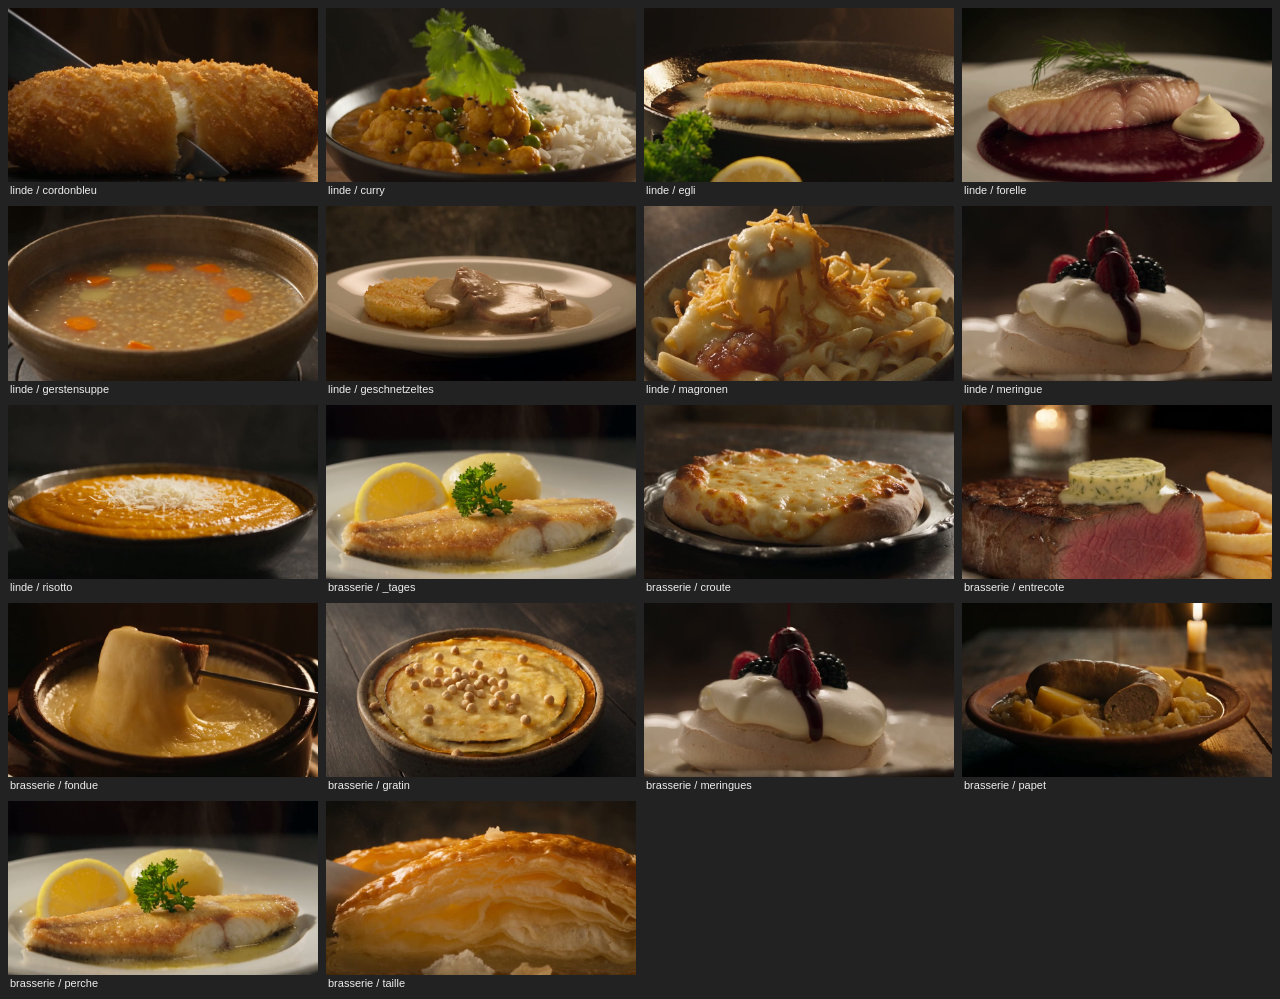
<file: carta/media/photos/_qa.html>
<!doctype html><meta charset="utf-8"><title>QA fotogramas</title><style>body{background:#222;color:#eee;font-family:sans-serif}div{display:grid;grid-template-columns:repeat(4,1fr);gap:8px}img{width:100%;display:block}figure{margin:0}figcaption{font-size:11px;padding:2px}</style><div><figure><img src="linde/cordonbleu-900.jpg"><figcaption>linde / cordonbleu</figcaption></figure><figure><img src="linde/curry-900.jpg"><figcaption>linde / curry</figcaption></figure><figure><img src="linde/egli-900.jpg"><figcaption>linde / egli</figcaption></figure><figure><img src="linde/forelle-900.jpg"><figcaption>linde / forelle</figcaption></figure><figure><img src="linde/gerstensuppe-900.jpg"><figcaption>linde / gerstensuppe</figcaption></figure><figure><img src="linde/geschnetzeltes-900.jpg"><figcaption>linde / geschnetzeltes</figcaption></figure><figure><img src="linde/magronen-900.jpg"><figcaption>linde / magronen</figcaption></figure><figure><img src="linde/meringue-900.jpg"><figcaption>linde / meringue</figcaption></figure><figure><img src="linde/risotto-900.jpg"><figcaption>linde / risotto</figcaption></figure><figure><img src="brasserie/_tages-900.jpg"><figcaption>brasserie / _tages</figcaption></figure><figure><img src="brasserie/croute-900.jpg"><figcaption>brasserie / croute</figcaption></figure><figure><img src="brasserie/entrecote-900.jpg"><figcaption>brasserie / entrecote</figcaption></figure><figure><img src="brasserie/fondue-900.jpg"><figcaption>brasserie / fondue</figcaption></figure><figure><img src="brasserie/gratin-900.jpg"><figcaption>brasserie / gratin</figcaption></figure><figure><img src="brasserie/meringues-900.jpg"><figcaption>brasserie / meringues</figcaption></figure><figure><img src="brasserie/papet-900.jpg"><figcaption>brasserie / papet</figcaption></figure><figure><img src="brasserie/perche-900.jpg"><figcaption>brasserie / perche</figcaption></figure><figure><img src="brasserie/taille-900.jpg"><figcaption>brasserie / taille</figcaption></figure></div>
</file>
<file: _next/static/chunks/0or.9qs~ijg1q.css>
@font-face{font-family:Bebas Neue;font-style:normal;font-weight:400;font-display:swap;src:url(../media/2039e8342bda6056-s.0h2amv7e1wlhq.woff2)format("woff2");unicode-range:U+100-2BA,U+2BD-2C5,U+2C7-2CC,U+2CE-2D7,U+2DD-2FF,U+304,U+308,U+329,U+1D00-1DBF,U+1E00-1E9F,U+1EF2-1EFF,U+2020,U+20A0-20AB,U+20AD-20C0,U+2113,U+2C60-2C7F,U+A720-A7FF}@font-face{font-family:Bebas Neue;font-style:normal;font-weight:400;font-display:swap;src:url(../media/fabcf92ba1ccea36-s.p.0lwj123ije5i..woff2)format("woff2");unicode-range:U+??,U+131,U+152-153,U+2BB-2BC,U+2C6,U+2DA,U+2DC,U+304,U+308,U+329,U+2000-206F,U+20AC,U+2122,U+2191,U+2193,U+2212,U+2215,U+FEFF,U+FFFD}@font-face{font-family:Bebas Neue Fallback;src:local(Arial);ascent-override:117.32%;descent-override:39.11%;line-gap-override:0.0%;size-adjust:76.72%}.bebas_neue_c4c41419-module__3qrPzq__className{font-family:Bebas Neue,Bebas Neue Fallback;font-style:normal;font-weight:400}.bebas_neue_c4c41419-module__3qrPzq__variable{--font-bebas:"Bebas Neue", "Bebas Neue Fallback"}
@font-face{font-family:Barlow;font-style:normal;font-weight:300;font-display:swap;src:url(../media/c0534b40c1c3b5a4-s.0ed8n_nj-_37y.woff2)format("woff2");unicode-range:U+102-103,U+110-111,U+128-129,U+168-169,U+1A0-1A1,U+1AF-1B0,U+300-301,U+303-304,U+308-309,U+323,U+329,U+1EA0-1EF9,U+20AB}@font-face{font-family:Barlow;font-style:normal;font-weight:300;font-display:swap;src:url(../media/d219fe3ae333997c-s.05q-j~627b~yy.woff2)format("woff2");unicode-range:U+100-2BA,U+2BD-2C5,U+2C7-2CC,U+2CE-2D7,U+2DD-2FF,U+304,U+308,U+329,U+1D00-1DBF,U+1E00-1E9F,U+1EF2-1EFF,U+2020,U+20A0-20AB,U+20AD-20C0,U+2113,U+2C60-2C7F,U+A720-A7FF}@font-face{font-family:Barlow;font-style:normal;font-weight:300;font-display:swap;src:url(../media/235a0ef330592118-s.p.0b723ysm_ve25.woff2)format("woff2");unicode-range:U+??,U+131,U+152-153,U+2BB-2BC,U+2C6,U+2DA,U+2DC,U+304,U+308,U+329,U+2000-206F,U+20AC,U+2122,U+2191,U+2193,U+2212,U+2215,U+FEFF,U+FFFD}@font-face{font-family:Barlow;font-style:normal;font-weight:400;font-display:swap;src:url(../media/31e5e20239562b7a-s.16c6cr~1k.9vq.woff2)format("woff2");unicode-range:U+102-103,U+110-111,U+128-129,U+168-169,U+1A0-1A1,U+1AF-1B0,U+300-301,U+303-304,U+308-309,U+323,U+329,U+1EA0-1EF9,U+20AB}@font-face{font-family:Barlow;font-style:normal;font-weight:400;font-display:swap;src:url(../media/9a8b04342f903b9d-s.005vrn2-1h39-.woff2)format("woff2");unicode-range:U+100-2BA,U+2BD-2C5,U+2C7-2CC,U+2CE-2D7,U+2DD-2FF,U+304,U+308,U+329,U+1D00-1DBF,U+1E00-1E9F,U+1EF2-1EFF,U+2020,U+20A0-20AB,U+20AD-20C0,U+2113,U+2C60-2C7F,U+A720-A7FF}@font-face{font-family:Barlow;font-style:normal;font-weight:400;font-display:swap;src:url(../media/c6e2684784a55443-s.p.0v346keojskif.woff2)format("woff2");unicode-range:U+??,U+131,U+152-153,U+2BB-2BC,U+2C6,U+2DA,U+2DC,U+304,U+308,U+329,U+2000-206F,U+20AC,U+2122,U+2191,U+2193,U+2212,U+2215,U+FEFF,U+FFFD}@font-face{font-family:Barlow;font-style:normal;font-weight:500;font-display:swap;src:url(../media/742f0fcf9aa5cfe6-s.0lx-wywuwot3e.woff2)format("woff2");unicode-range:U+102-103,U+110-111,U+128-129,U+168-169,U+1A0-1A1,U+1AF-1B0,U+300-301,U+303-304,U+308-309,U+323,U+329,U+1EA0-1EF9,U+20AB}@font-face{font-family:Barlow;font-style:normal;font-weight:500;font-display:swap;src:url(../media/b524e3bdcc8dfcd3-s.0j_1ik2r9_gpb.woff2)format("woff2");unicode-range:U+100-2BA,U+2BD-2C5,U+2C7-2CC,U+2CE-2D7,U+2DD-2FF,U+304,U+308,U+329,U+1D00-1DBF,U+1E00-1E9F,U+1EF2-1EFF,U+2020,U+20A0-20AB,U+20AD-20C0,U+2113,U+2C60-2C7F,U+A720-A7FF}@font-face{font-family:Barlow;font-style:normal;font-weight:500;font-display:swap;src:url(../media/a083361d37caf3d1-s.p.08pvxdps0wo-e.woff2)format("woff2");unicode-range:U+??,U+131,U+152-153,U+2BB-2BC,U+2C6,U+2DA,U+2DC,U+304,U+308,U+329,U+2000-206F,U+20AC,U+2122,U+2191,U+2193,U+2212,U+2215,U+FEFF,U+FFFD}@font-face{font-family:Barlow;font-style:normal;font-weight:600;font-display:swap;src:url(../media/b221c6d9681431a7-s.0.sekgp0dvxz0.woff2)format("woff2");unicode-range:U+102-103,U+110-111,U+128-129,U+168-169,U+1A0-1A1,U+1AF-1B0,U+300-301,U+303-304,U+308-309,U+323,U+329,U+1EA0-1EF9,U+20AB}@font-face{font-family:Barlow;font-style:normal;font-weight:600;font-display:swap;src:url(../media/af7efeee822b8a1b-s.13zscyw9.1y5o.woff2)format("woff2");unicode-range:U+100-2BA,U+2BD-2C5,U+2C7-2CC,U+2CE-2D7,U+2DD-2FF,U+304,U+308,U+329,U+1D00-1DBF,U+1E00-1E9F,U+1EF2-1EFF,U+2020,U+20A0-20AB,U+20AD-20C0,U+2113,U+2C60-2C7F,U+A720-A7FF}@font-face{font-family:Barlow;font-style:normal;font-weight:600;font-display:swap;src:url(../media/6c98c9fb873995d2-s.p.0o4ax6vjjs2k3.woff2)format("woff2");unicode-range:U+??,U+131,U+152-153,U+2BB-2BC,U+2C6,U+2DA,U+2DC,U+304,U+308,U+329,U+2000-206F,U+20AC,U+2122,U+2191,U+2193,U+2212,U+2215,U+FEFF,U+FFFD}@font-face{font-family:Barlow;font-style:normal;font-weight:700;font-display:swap;src:url(../media/f1c5314e24238cfd-s.0o4fezauaycti.woff2)format("woff2");unicode-range:U+102-103,U+110-111,U+128-129,U+168-169,U+1A0-1A1,U+1AF-1B0,U+300-301,U+303-304,U+308-309,U+323,U+329,U+1EA0-1EF9,U+20AB}@font-face{font-family:Barlow;font-style:normal;font-weight:700;font-display:swap;src:url(../media/7993b8d2abb72fea-s.12pquhgpv5fua.woff2)format("woff2");unicode-range:U+100-2BA,U+2BD-2C5,U+2C7-2CC,U+2CE-2D7,U+2DD-2FF,U+304,U+308,U+329,U+1D00-1DBF,U+1E00-1E9F,U+1EF2-1EFF,U+2020,U+20A0-20AB,U+20AD-20C0,U+2113,U+2C60-2C7F,U+A720-A7FF}@font-face{font-family:Barlow;font-style:normal;font-weight:700;font-display:swap;src:url(../media/0595f7052377a1a2-s.p.0u0xtu5i3hze-.woff2)format("woff2");unicode-range:U+??,U+131,U+152-153,U+2BB-2BC,U+2C6,U+2DA,U+2DC,U+304,U+308,U+329,U+2000-206F,U+20AC,U+2122,U+2191,U+2193,U+2212,U+2215,U+FEFF,U+FFFD}@font-face{font-family:Barlow Fallback;src:local(Arial);ascent-override:103.43%;descent-override:20.69%;line-gap-override:0.0%;size-adjust:96.68%}.barlow_d71bcef7-module__CuFiOq__className{font-family:Barlow,Barlow Fallback;font-style:normal}.barlow_d71bcef7-module__CuFiOq__variable{--font-barlow:"Barlow", "Barlow Fallback"}
@layer properties{@supports (((-webkit-hyphens:none)) and (not (margin-trim:inline))) or ((-moz-orient:inline) and (not (color:rgb(from red r g b)))){*,:before,:after,::backdrop{--tw-translate-x:0;--tw-translate-y:0;--tw-translate-z:0;--tw-rotate-x:initial;--tw-rotate-y:initial;--tw-rotate-z:initial;--tw-skew-x:initial;--tw-skew-y:initial;--tw-scroll-snap-strictness:proximity;--tw-border-style:solid;--tw-gradient-position:initial;--tw-gradient-from:#0000;--tw-gradient-via:#0000;--tw-gradient-to:#0000;--tw-gradient-stops:initial;--tw-gradient-via-stops:initial;--tw-gradient-from-position:0%;--tw-gradient-via-position:50%;--tw-gradient-to-position:100%;--tw-leading:initial;--tw-font-weight:initial;--tw-tracking:initial;--tw-shadow:0 0 #0000;--tw-shadow-color:initial;--tw-shadow-alpha:100%;--tw-inset-shadow:0 0 #0000;--tw-inset-shadow-color:initial;--tw-inset-shadow-alpha:100%;--tw-ring-color:initial;--tw-ring-shadow:0 0 #0000;--tw-inset-ring-color:initial;--tw-inset-ring-shadow:0 0 #0000;--tw-ring-inset:initial;--tw-ring-offset-width:0px;--tw-ring-offset-color:#fff;--tw-ring-offset-shadow:0 0 #0000;--tw-outline-style:solid;--tw-blur:initial;--tw-brightness:initial;--tw-contrast:initial;--tw-grayscale:initial;--tw-hue-rotate:initial;--tw-invert:initial;--tw-opacity:initial;--tw-saturate:initial;--tw-sepia:initial;--tw-drop-shadow:initial;--tw-drop-shadow-color:initial;--tw-drop-shadow-alpha:100%;--tw-drop-shadow-size:initial;--tw-backdrop-blur:initial;--tw-backdrop-brightness:initial;--tw-backdrop-contrast:initial;--tw-backdrop-grayscale:initial;--tw-backdrop-hue-rotate:initial;--tw-backdrop-invert:initial;--tw-backdrop-opacity:initial;--tw-backdrop-saturate:initial;--tw-backdrop-sepia:initial;--tw-duration:initial;--tw-ease:initial;--tw-scale-x:1;--tw-scale-y:1;--tw-scale-z:1}}}@layer theme{:root,:host{--font-sans:var(--font-barlow), "Helvetica Neue", Arial, sans-serif;--font-mono:ui-monospace, SFMono-Regular, Menlo, Monaco, Consolas, "Liberation Mono", "Courier New", monospace;--color-yellow-400:#fac800;--color-black:#000;--color-white:#fff;--spacing:.25rem;--text-xs:.75rem;--text-xs--line-height:calc(1 / .75);--text-sm:.875rem;--text-sm--line-height:calc(1.25 / .875);--text-base:1rem;--text-base--line-height:calc(1.5 / 1);--text-lg:1.125rem;--text-lg--line-height:calc(1.75 / 1.125);--text-xl:1.25rem;--text-xl--line-height:calc(1.75 / 1.25);--text-2xl:1.5rem;--text-2xl--line-height:calc(2 / 1.5);--text-4xl:2.25rem;--text-4xl--line-height:calc(2.5 / 2.25);--text-5xl:3rem;--text-5xl--line-height:1;--font-weight-medium:500;--font-weight-semibold:600;--tracking-tight:-.025em;--tracking-wide:.025em;--tracking-wider:.05em;--leading-tight:1.25;--leading-relaxed:1.625;--radius-md:.375rem;--radius-lg:.5rem;--radius-xl:.75rem;--radius-2xl:1rem;--ease-out:cubic-bezier(0, 0, .2, 1);--ease-in-out:cubic-bezier(.4, 0, .2, 1);--blur-sm:8px;--aspect-video:16 / 9;--default-transition-duration:.15s;--default-transition-timing-function:cubic-bezier(.4, 0, .2, 1);--default-font-family:var(--font-sans);--default-mono-font-family:var(--font-mono);--font-display:var(--font-bebas), Impact, "Arial Narrow", sans-serif;--radius-pill:100px}@supports (color:lab(0% 0 0)){:root,:host{--color-yellow-400:lab(83.2664% 8.65132 106.895)}}}@layer base{*,:after,:before,::backdrop{box-sizing:border-box;border:0 solid;margin:0;padding:0}::file-selector-button{box-sizing:border-box;border:0 solid;margin:0;padding:0}html,:host{-webkit-text-size-adjust:100%;tab-size:4;line-height:1.5;font-family:var(--default-font-family,ui-sans-serif, system-ui, sans-serif, "Apple Color Emoji", "Segoe UI Emoji", "Segoe UI Symbol", "Noto Color Emoji");font-feature-settings:var(--default-font-feature-settings,normal);font-variation-settings:var(--default-font-variation-settings,normal);-webkit-tap-highlight-color:transparent}hr{height:0;color:inherit;border-top-width:1px}abbr:where([title]){-webkit-text-decoration:underline dotted;text-decoration:underline dotted}h1,h2,h3,h4,h5,h6{font-size:inherit;font-weight:inherit}a{color:inherit;-webkit-text-decoration:inherit;-webkit-text-decoration:inherit;-webkit-text-decoration:inherit;-webkit-text-decoration:inherit;text-decoration:inherit}b,strong{font-weight:bolder}code,kbd,samp,pre{font-family:var(--default-mono-font-family,ui-monospace, SFMono-Regular, Menlo, Monaco, Consolas, "Liberation Mono", "Courier New", monospace);font-feature-settings:var(--default-mono-font-feature-settings,normal);font-variation-settings:var(--default-mono-font-variation-settings,normal);font-size:1em}small{font-size:80%}sub,sup{vertical-align:baseline;font-size:75%;line-height:0;position:relative}sub{bottom:-.25em}sup{top:-.5em}table{text-indent:0;border-color:inherit;border-collapse:collapse}:-moz-focusring{outline:auto}progress{vertical-align:baseline}summary{display:list-item}ol,ul,menu{list-style:none}img,svg,video,canvas,audio,iframe,embed,object{vertical-align:middle;display:block}img,video{max-width:100%;height:auto}button,input,select,optgroup,textarea{font:inherit;font-feature-settings:inherit;font-variation-settings:inherit;letter-spacing:inherit;color:inherit;opacity:1;background-color:#0000;border-radius:0}::file-selector-button{font:inherit;font-feature-settings:inherit;font-variation-settings:inherit;letter-spacing:inherit;color:inherit;opacity:1;background-color:#0000;border-radius:0}:where(select:is([multiple],[size])) optgroup{font-weight:bolder}:where(select:is([multiple],[size])) optgroup option{padding-inline-start:20px}::file-selector-button{margin-inline-end:4px}::placeholder{opacity:1}@supports (not ((-webkit-appearance:-apple-pay-button))) or (contain-intrinsic-size:1px){::placeholder{color:currentColor}@supports (color:color-mix(in lab, red, red)){::placeholder{color:color-mix(in oklab, currentcolor 50%, transparent)}}}textarea{resize:vertical}::-webkit-search-decoration{-webkit-appearance:none}::-webkit-date-and-time-value{min-height:1lh;text-align:inherit}::-webkit-datetime-edit{display:inline-flex}::-webkit-datetime-edit-fields-wrapper{padding:0}::-webkit-datetime-edit{padding-block:0}::-webkit-datetime-edit-year-field{padding-block:0}::-webkit-datetime-edit-month-field{padding-block:0}::-webkit-datetime-edit-day-field{padding-block:0}::-webkit-datetime-edit-hour-field{padding-block:0}::-webkit-datetime-edit-minute-field{padding-block:0}::-webkit-datetime-edit-second-field{padding-block:0}::-webkit-datetime-edit-millisecond-field{padding-block:0}::-webkit-datetime-edit-meridiem-field{padding-block:0}::-webkit-calendar-picker-indicator{line-height:1}:-moz-ui-invalid{box-shadow:none}button,input:where([type=button],[type=reset],[type=submit]){appearance:button}::file-selector-button{appearance:button}::-webkit-inner-spin-button{height:auto}::-webkit-outer-spin-button{height:auto}[hidden]:where(:not([hidden=until-found])){display:none!important}}@layer components;@layer utilities{.pointer-events-auto{pointer-events:auto}.pointer-events-none{pointer-events:none}.invisible{visibility:hidden}.visible{visibility:visible}.absolute{position:absolute}.fixed{position:fixed}.relative{position:relative}.static{position:static}.sticky{position:sticky}.inset-0{inset:calc(var(--spacing) * 0)}.inset-x-0{inset-inline:calc(var(--spacing) * 0)}.inset-y-0{inset-block:calc(var(--spacing) * 0)}.start{inset-inline-start:var(--spacing)}.top-0{top:calc(var(--spacing) * 0)}.top-1\/2{top:50%}.top-\[13\.6\%\]{top:13.6%}.top-\[16\.2\%\]{top:16.2%}.top-\[30\%\]{top:30%}.top-\[38\%\]{top:38%}.top-\[40\%\]{top:40%}.top-\[52\%\]{top:52%}.top-\[55\%\]{top:55%}.top-\[55\.5\%\]{top:55.5%}.top-\[79\%\]{top:79%}.right-0{right:calc(var(--spacing) * 0)}.right-3{right:calc(var(--spacing) * 3)}.right-8{right:calc(var(--spacing) * 8)}.right-\[2\%\]{right:2%}.right-\[5\%\]{right:5%}.right-\[15\%\]{right:15%}.right-\[var\(--pad\)\]{right:var(--pad)}.bottom-0{bottom:calc(var(--spacing) * 0)}.bottom-6{bottom:calc(var(--spacing) * 6)}.bottom-16{bottom:calc(var(--spacing) * 16)}.bottom-\[15\%\]{bottom:15%}.bottom-\[22px\]{bottom:22px}.bottom-\[25\%\]{bottom:25%}.bottom-\[35\%\]{bottom:35%}.left-0{left:calc(var(--spacing) * 0)}.left-1\/2{left:50%}.left-3{left:calc(var(--spacing) * 3)}.left-8{left:calc(var(--spacing) * 8)}.left-\[2\%\]{left:2%}.left-\[5\%\]{left:5%}.left-\[10\%\]{left:10%}.left-\[var\(--pad\)\]{left:var(--pad)}.z-0{z-index:0}.z-10{z-index:10}.z-40{z-index:40}.z-50{z-index:50}.z-\[100\]{z-index:100}.container{width:100%}@media (min-width:40rem){.container{max-width:40rem}}@media (min-width:48rem){.container{max-width:48rem}}@media (min-width:64rem){.container{max-width:64rem}}@media (min-width:80rem){.container{max-width:80rem}}@media (min-width:96rem){.container{max-width:96rem}}.m-0{margin:calc(var(--spacing) * 0)}.mx-auto{margin-inline:auto}.-mt-10{margin-top:calc(var(--spacing) * -10)}.mt-1{margin-top:calc(var(--spacing) * 1)}.mt-2{margin-top:calc(var(--spacing) * 2)}.mt-3{margin-top:calc(var(--spacing) * 3)}.mt-4{margin-top:calc(var(--spacing) * 4)}.mt-5{margin-top:calc(var(--spacing) * 5)}.mt-6{margin-top:calc(var(--spacing) * 6)}.mt-7{margin-top:calc(var(--spacing) * 7)}.mt-8{margin-top:calc(var(--spacing) * 8)}.mt-9{margin-top:calc(var(--spacing) * 9)}.mt-10{margin-top:calc(var(--spacing) * 10)}.mt-16{margin-top:calc(var(--spacing) * 16)}.mt-20{margin-top:calc(var(--spacing) * 20)}.mr-2{margin-right:calc(var(--spacing) * 2)}.mr-\[8\%\]{margin-right:8%}.mb-4{margin-bottom:calc(var(--spacing) * 4)}.mb-5{margin-bottom:calc(var(--spacing) * 5)}.mb-6{margin-bottom:calc(var(--spacing) * 6)}.mb-8{margin-bottom:calc(var(--spacing) * 8)}.mb-10{margin-bottom:calc(var(--spacing) * 10)}.mb-12{margin-bottom:calc(var(--spacing) * 12)}.mb-16{margin-bottom:calc(var(--spacing) * 16)}.ml-0\.5{margin-left:calc(var(--spacing) * .5)}.ml-1{margin-left:calc(var(--spacing) * 1)}.ml-2{margin-left:calc(var(--spacing) * 2)}.ml-4{margin-left:calc(var(--spacing) * 4)}.ml-auto{margin-left:auto}.block{display:block}.contents{display:contents}.flex{display:flex}.grid{display:grid}.hidden{display:none}.inline{display:inline}.inline-block{display:inline-block}.inline-flex{display:inline-flex}.table{display:table}.aspect-\[4\/5\]{aspect-ratio:4/5}.aspect-\[16\/10\]{aspect-ratio:16/10}.aspect-square{aspect-ratio:1}.aspect-video{aspect-ratio:var(--aspect-video)}.size-6{width:calc(var(--spacing) * 6);height:calc(var(--spacing) * 6)}.size-7{width:calc(var(--spacing) * 7);height:calc(var(--spacing) * 7)}.size-8{width:calc(var(--spacing) * 8);height:calc(var(--spacing) * 8)}.size-9{width:calc(var(--spacing) * 9);height:calc(var(--spacing) * 9)}.h-3{height:calc(var(--spacing) * 3)}.h-5{height:calc(var(--spacing) * 5)}.h-6{height:calc(var(--spacing) * 6)}.h-7{height:calc(var(--spacing) * 7)}.h-8{height:calc(var(--spacing) * 8)}.h-9{height:calc(var(--spacing) * 9)}.h-10{height:calc(var(--spacing) * 10)}.h-11{height:calc(var(--spacing) * 11)}.h-16{height:calc(var(--spacing) * 16)}.h-36{height:calc(var(--spacing) * 36)}.h-\[2px\]{height:2px}.h-\[3px\]{height:3px}.h-\[5px\]{height:5px}.h-\[44vh\]{height:44vh}.h-\[72px\]{height:72px}.h-\[100px\]{height:100px}.h-\[100svh\]{height:100svh}.h-\[270px\]{height:270px}.h-\[300px\]{height:300px}.h-\[clamp\(48px\,9vh\,86px\)\]{height:clamp(48px,9vh,86px)}.h-auto{height:auto}.h-full{height:100%}.h-screen{height:100vh}.min-h-\[280px\]{min-height:280px}.min-h-\[560px\]{min-height:560px}.min-h-\[700px\]{min-height:700px}.min-h-screen{min-height:100vh}.w-3{width:calc(var(--spacing) * 3)}.w-4{width:calc(var(--spacing) * 4)}.w-5{width:calc(var(--spacing) * 5)}.w-6{width:calc(var(--spacing) * 6)}.w-7{width:calc(var(--spacing) * 7)}.w-8{width:calc(var(--spacing) * 8)}.w-10{width:calc(var(--spacing) * 10)}.w-11{width:calc(var(--spacing) * 11)}.w-24{width:calc(var(--spacing) * 24)}.w-\[3px\]{width:3px}.w-\[5px\]{width:5px}.w-\[90px\]{width:90px}.w-\[120\%\]{width:120%}.w-\[120px\]{width:120px}.w-\[160px\]{width:160px}.w-\[170px\]{width:170px}.w-\[180px\]{width:180px}.w-\[200px\]{width:200px}.w-\[220px\]{width:220px}.w-\[280px\]{width:280px}.w-\[350px\]{width:350px}.w-\[500px\]{width:500px}.w-full{width:100%}.w-px{width:1px}.max-w-\[15ch\]{max-width:15ch}.max-w-\[16ch\]{max-width:16ch}.max-w-\[18ch\]{max-width:18ch}.max-w-\[46ch\]{max-width:46ch}.max-w-\[50ch\]{max-width:50ch}.max-w-\[52ch\]{max-width:52ch}.max-w-\[60ch\]{max-width:60ch}.max-w-\[92\%\]{max-width:92%}.max-w-\[380px\]{max-width:380px}.max-w-\[400px\]{max-width:400px}.max-w-\[420px\]{max-width:420px}.max-w-\[500px\]{max-width:500px}.max-w-\[550px\]{max-width:550px}.max-w-\[600px\]{max-width:600px}.max-w-\[640px\]{max-width:640px}.max-w-\[700px\]{max-width:700px}.max-w-\[800px\]{max-width:800px}.max-w-\[1200px\]{max-width:1200px}.max-w-\[var\(--oc-container-max\)\]{max-width:var(--oc-container-max)}.flex-1{flex:1}.flex-none{flex:none}.shrink-0{flex-shrink:0}.origin-center{transform-origin:50%}.-translate-x-1\/2{--tw-translate-x:calc(calc(1 / 2 * 100%) * -1);translate:var(--tw-translate-x) var(--tw-translate-y)}.translate-x-0{--tw-translate-x:calc(var(--spacing) * 0);translate:var(--tw-translate-x) var(--tw-translate-y)}.translate-x-4{--tw-translate-x:calc(var(--spacing) * 4);translate:var(--tw-translate-x) var(--tw-translate-y)}.-translate-y-1\/2{--tw-translate-y:calc(calc(1 / 2 * 100%) * -1);translate:var(--tw-translate-x) var(--tw-translate-y)}.-translate-y-\[9px\]{--tw-translate-y:calc(9px * -1);translate:var(--tw-translate-x) var(--tw-translate-y)}.translate-y-0{--tw-translate-y:calc(var(--spacing) * 0);translate:var(--tw-translate-x) var(--tw-translate-y)}.translate-y-4{--tw-translate-y:calc(var(--spacing) * 4);translate:var(--tw-translate-x) var(--tw-translate-y)}.translate-y-6{--tw-translate-y:calc(var(--spacing) * 6);translate:var(--tw-translate-x) var(--tw-translate-y)}.translate-y-8{--tw-translate-y:calc(var(--spacing) * 8);translate:var(--tw-translate-x) var(--tw-translate-y)}.translate-y-10{--tw-translate-y:calc(var(--spacing) * 10);translate:var(--tw-translate-x) var(--tw-translate-y)}.translate-y-\[9px\]{--tw-translate-y:9px;translate:var(--tw-translate-x) var(--tw-translate-y)}.-rotate-45{rotate:-45deg}.rotate-45{rotate:45deg}.transform{transform:var(--tw-rotate-x,) var(--tw-rotate-y,) var(--tw-rotate-z,) var(--tw-skew-x,) var(--tw-skew-y,)}.cursor-default{cursor:default}.cursor-grab{cursor:grab}.cursor-pointer{cursor:pointer}.resize{resize:both}.snap-y{scroll-snap-type:y var(--tw-scroll-snap-strictness)}.snap-mandatory{--tw-scroll-snap-strictness:mandatory}.snap-start{scroll-snap-align:start}.grid-cols-1{grid-template-columns:repeat(1,minmax(0,1fr))}.grid-cols-2{grid-template-columns:repeat(2,minmax(0,1fr))}.flex-col{flex-direction:column}.flex-wrap{flex-wrap:wrap}.place-items-center{place-items:center}.items-baseline{align-items:baseline}.items-center{align-items:center}.justify-between{justify-content:space-between}.justify-center{justify-content:center}.gap-0{gap:calc(var(--spacing) * 0)}.gap-1{gap:calc(var(--spacing) * 1)}.gap-1\.5{gap:calc(var(--spacing) * 1.5)}.gap-2{gap:calc(var(--spacing) * 2)}.gap-3{gap:calc(var(--spacing) * 3)}.gap-4{gap:calc(var(--spacing) * 4)}.gap-5{gap:calc(var(--spacing) * 5)}.gap-6{gap:calc(var(--spacing) * 6)}.gap-8{gap:calc(var(--spacing) * 8)}.gap-10{gap:calc(var(--spacing) * 10)}.gap-\[3px\]{gap:3px}.gap-x-10{column-gap:calc(var(--spacing) * 10)}.gap-x-\[clamp\(24px\,6vw\,80px\)\]{column-gap:clamp(24px,6vw,80px)}.gap-y-6{row-gap:calc(var(--spacing) * 6)}.overflow-hidden{overflow:hidden}.overflow-x-auto{overflow-x:auto}.overflow-y-auto{overflow-y:auto}.rounded{border-radius:.25rem}.rounded-2xl{border-radius:var(--radius-2xl)}.rounded-\[10px\]{border-radius:10px}.rounded-\[20px\]{border-radius:20px}.rounded-\[30px\]{border-radius:30px}.rounded-\[100px\]{border-radius:100px}.rounded-\[min\(var\(--radius-md\)\,10px\)\]{border-radius:min(var(--radius-md), 10px)}.rounded-\[min\(var\(--radius-md\)\,12px\)\]{border-radius:min(var(--radius-md), 12px)}.rounded-full{border-radius:3.40282e38px}.rounded-lg{border-radius:var(--radius-lg)}.rounded-xl{border-radius:var(--radius-xl)}.rounded-t-\[40px\]{border-top-left-radius:40px;border-top-right-radius:40px}.border{border-style:var(--tw-border-style);border-width:1px}.border-t{border-top-style:var(--tw-border-style);border-top-width:1px}.border-b{border-bottom-style:var(--tw-border-style);border-bottom-width:1px}.border-dashed{--tw-border-style:dashed;border-style:dashed}.border-\[\#00a8ff\]{border-color:#00a8ff}.border-\[var\(--cream\)\]\/12{border-color:var(--cream)}@supports (color:color-mix(in lab, red, red)){.border-\[var\(--cream\)\]\/12{border-color:color-mix(in oklab, var(--cream) 12%, transparent)}}.border-\[var\(--cream\)\]\/15{border-color:var(--cream)}@supports (color:color-mix(in lab, red, red)){.border-\[var\(--cream\)\]\/15{border-color:color-mix(in oklab, var(--cream) 15%, transparent)}}.border-\[var\(--cream\)\]\/20{border-color:var(--cream)}@supports (color:color-mix(in lab, red, red)){.border-\[var\(--cream\)\]\/20{border-color:color-mix(in oklab, var(--cream) 20%, transparent)}}.border-\[var\(--gold\)\]\/40{border-color:var(--gold)}@supports (color:color-mix(in lab, red, red)){.border-\[var\(--gold\)\]\/40{border-color:color-mix(in oklab, var(--gold) 40%, transparent)}}.border-black\/\[0\.08\]{border-color:#00000014}@supports (color:color-mix(in lab, red, red)){.border-black\/\[0\.08\]{border-color:color-mix(in oklab, var(--color-black) 8%, transparent)}}.border-transparent{border-color:#0000}.border-white\/10{border-color:#ffffff1a}@supports (color:color-mix(in lab, red, red)){.border-white\/10{border-color:color-mix(in oklab, var(--color-white) 10%, transparent)}}.border-white\/20{border-color:#fff3}@supports (color:color-mix(in lab, red, red)){.border-white\/20{border-color:color-mix(in oklab, var(--color-white) 20%, transparent)}}.border-white\/30{border-color:#ffffff4d}@supports (color:color-mix(in lab, red, red)){.border-white\/30{border-color:color-mix(in oklab, var(--color-white) 30%, transparent)}}.border-white\/\[0\.08\]{border-color:#ffffff14}@supports (color:color-mix(in lab, red, red)){.border-white\/\[0\.08\]{border-color:color-mix(in oklab, var(--color-white) 8%, transparent)}}.border-white\/\[0\.12\]{border-color:#ffffff1f}@supports (color:color-mix(in lab, red, red)){.border-white\/\[0\.12\]{border-color:color-mix(in oklab, var(--color-white) 12%, transparent)}}.bg-\[\#00a8ff\]\/30{background-color:#00a8ff4d;background-color:lab(65.0683% -12.949 -54.1467/.3)}.bg-\[\#00a8ff\]\/40{background-color:#00a8ff66;background-color:lab(65.0683% -12.949 -54.1467/.4)}.bg-\[\#1B1B1B\]{background-color:#1b1b1b}.bg-\[\#1a1a1a\]{background-color:#1a1a1a}.bg-\[\#1e1e1e\]{background-color:#1e1e1e}.bg-\[\#080808\]{background-color:#080808}.bg-\[\#FF4C24\]{background-color:#ff4c24}.bg-\[\#f0f0f0\]{background-color:#f0f0f0}.bg-\[rgba\(8\,8\,8\,0\.9\)\]{background-color:#080808e6}.bg-\[rgba\(8\,8\,8\,0\.97\)\]{background-color:#080808f7}.bg-\[rgba\(230\,220\,201\,0\.10\)\]{background-color:#e6dcc91a}.bg-\[var\(--cream\)\]{background-color:var(--cream)}.bg-black\/\[0\.05\]{background-color:#0000000d}@supports (color:color-mix(in lab, red, red)){.bg-black\/\[0\.05\]{background-color:color-mix(in oklab, var(--color-black) 5%, transparent)}}.bg-transparent{background-color:#0000}.bg-white{background-color:var(--color-white)}.bg-white\/5{background-color:#ffffff0d}@supports (color:color-mix(in lab, red, red)){.bg-white\/5{background-color:color-mix(in oklab, var(--color-white) 5%, transparent)}}.bg-white\/10{background-color:#ffffff1a}@supports (color:color-mix(in lab, red, red)){.bg-white\/10{background-color:color-mix(in oklab, var(--color-white) 10%, transparent)}}.bg-white\/30{background-color:#ffffff4d}@supports (color:color-mix(in lab, red, red)){.bg-white\/30{background-color:color-mix(in oklab, var(--color-white) 30%, transparent)}}.bg-white\/80{background-color:#fffc}@supports (color:color-mix(in lab, red, red)){.bg-white\/80{background-color:color-mix(in oklab, var(--color-white) 80%, transparent)}}.bg-white\/\[0\.03\]{background-color:#ffffff08}@supports (color:color-mix(in lab, red, red)){.bg-white\/\[0\.03\]{background-color:color-mix(in oklab, var(--color-white) 3%, transparent)}}.bg-white\/\[0\.04\]{background-color:#ffffff0a}@supports (color:color-mix(in lab, red, red)){.bg-white\/\[0\.04\]{background-color:color-mix(in oklab, var(--color-white) 4%, transparent)}}.bg-white\/\[0\.05\]{background-color:#ffffff0d}@supports (color:color-mix(in lab, red, red)){.bg-white\/\[0\.05\]{background-color:color-mix(in oklab, var(--color-white) 5%, transparent)}}.bg-white\/\[0\.06\]{background-color:#ffffff0f}@supports (color:color-mix(in lab, red, red)){.bg-white\/\[0\.06\]{background-color:color-mix(in oklab, var(--color-white) 6%, transparent)}}.bg-gradient-to-br{--tw-gradient-position:to bottom right in oklab;background-image:linear-gradient(var(--tw-gradient-stops))}.bg-gradient-to-l{--tw-gradient-position:to left in oklab;background-image:linear-gradient(var(--tw-gradient-stops))}.bg-gradient-to-r{--tw-gradient-position:to right in oklab;background-image:linear-gradient(var(--tw-gradient-stops))}.from-\[\#0f2027\]{--tw-gradient-from:#0f2027;--tw-gradient-stops:var(--tw-gradient-via-stops,var(--tw-gradient-position), var(--tw-gradient-from) var(--tw-gradient-from-position), var(--tw-gradient-to) var(--tw-gradient-to-position))}.from-\[\#1a1a1a\]{--tw-gradient-from:#1a1a1a;--tw-gradient-stops:var(--tw-gradient-via-stops,var(--tw-gradient-position), var(--tw-gradient-from) var(--tw-gradient-from-position), var(--tw-gradient-to) var(--tw-gradient-to-position))}.from-\[\#1a1a2e\]{--tw-gradient-from:#1a1a2e;--tw-gradient-stops:var(--tw-gradient-via-stops,var(--tw-gradient-position), var(--tw-gradient-from) var(--tw-gradient-from-position), var(--tw-gradient-to) var(--tw-gradient-to-position))}.from-white{--tw-gradient-from:var(--color-white);--tw-gradient-stops:var(--tw-gradient-via-stops,var(--tw-gradient-position), var(--tw-gradient-from) var(--tw-gradient-from-position), var(--tw-gradient-to) var(--tw-gradient-to-position))}.from-white\/\[0\.04\]{--tw-gradient-from:#ffffff0a}@supports (color:color-mix(in lab, red, red)){.from-white\/\[0\.04\]{--tw-gradient-from:color-mix(in oklab, var(--color-white) 4%, transparent)}}.from-white\/\[0\.04\]{--tw-gradient-stops:var(--tw-gradient-via-stops,var(--tw-gradient-position), var(--tw-gradient-from) var(--tw-gradient-from-position), var(--tw-gradient-to) var(--tw-gradient-to-position))}.to-\[\#2d1f1f\]{--tw-gradient-to:#2d1f1f;--tw-gradient-stops:var(--tw-gradient-via-stops,var(--tw-gradient-position), var(--tw-gradient-from) var(--tw-gradient-from-position), var(--tw-gradient-to) var(--tw-gradient-to-position))}.to-\[\#203a43\]{--tw-gradient-to:#203a43;--tw-gradient-stops:var(--tw-gradient-via-stops,var(--tw-gradient-position), var(--tw-gradient-from) var(--tw-gradient-from-position), var(--tw-gradient-to) var(--tw-gradient-to-position))}.to-\[\#16213e\]{--tw-gradient-to:#16213e;--tw-gradient-stops:var(--tw-gradient-via-stops,var(--tw-gradient-position), var(--tw-gradient-from) var(--tw-gradient-from-position), var(--tw-gradient-to) var(--tw-gradient-to-position))}.to-transparent{--tw-gradient-to:transparent;--tw-gradient-stops:var(--tw-gradient-via-stops,var(--tw-gradient-position), var(--tw-gradient-from) var(--tw-gradient-from-position), var(--tw-gradient-to) var(--tw-gradient-to-position))}.to-white\/\[0\.01\]{--tw-gradient-to:#ffffff03}@supports (color:color-mix(in lab, red, red)){.to-white\/\[0\.01\]{--tw-gradient-to:color-mix(in oklab, var(--color-white) 1%, transparent)}}.to-white\/\[0\.01\]{--tw-gradient-stops:var(--tw-gradient-via-stops,var(--tw-gradient-position), var(--tw-gradient-from) var(--tw-gradient-from-position), var(--tw-gradient-to) var(--tw-gradient-to-position))}.bg-clip-padding{background-clip:padding-box}.object-cover{object-fit:cover}.p-6{padding:calc(var(--spacing) * 6)}.p-8{padding:calc(var(--spacing) * 8)}.px-1{padding-inline:calc(var(--spacing) * 1)}.px-2{padding-inline:calc(var(--spacing) * 2)}.px-2\.5{padding-inline:calc(var(--spacing) * 2.5)}.px-3{padding-inline:calc(var(--spacing) * 3)}.px-4{padding-inline:calc(var(--spacing) * 4)}.px-5{padding-inline:calc(var(--spacing) * 5)}.px-6{padding-inline:calc(var(--spacing) * 6)}.px-7{padding-inline:calc(var(--spacing) * 7)}.px-8{padding-inline:calc(var(--spacing) * 8)}.px-10{padding-inline:calc(var(--spacing) * 10)}.px-12{padding-inline:calc(var(--spacing) * 12)}.px-\[var\(--pad\)\]{padding-inline:var(--pad)}.py-1{padding-block:calc(var(--spacing) * 1)}.py-1\.5{padding-block:calc(var(--spacing) * 1.5)}.py-2{padding-block:calc(var(--spacing) * 2)}.py-2\.5{padding-block:calc(var(--spacing) * 2.5)}.py-3{padding-block:calc(var(--spacing) * 3)}.py-3\.5{padding-block:calc(var(--spacing) * 3.5)}.py-4{padding-block:calc(var(--spacing) * 4)}.py-5{padding-block:calc(var(--spacing) * 5)}.py-6{padding-block:calc(var(--spacing) * 6)}.py-20{padding-block:calc(var(--spacing) * 20)}.py-24{padding-block:calc(var(--spacing) * 24)}.py-\[60px\]{padding-block:60px}.py-\[100px\]{padding-block:100px}.py-\[120px\]{padding-block:120px}.py-\[clamp\(56px\,10vw\,96px\)\]{padding-block:clamp(56px,10vw,96px)}.py-\[clamp\(70px\,13vw\,120px\)\]{padding-block:clamp(70px,13vw,120px)}.py-\[clamp\(80px\,15vw\,150px\)\]{padding-block:clamp(80px,15vw,150px)}.pt-5{padding-top:calc(var(--spacing) * 5)}.pt-6{padding-top:calc(var(--spacing) * 6)}.pt-12{padding-top:calc(var(--spacing) * 12)}.pb-3{padding-bottom:calc(var(--spacing) * 3)}.pb-6{padding-bottom:calc(var(--spacing) * 6)}.text-center{text-align:center}.text-right{text-align:right}.align-middle{vertical-align:middle}.font-mono{font-family:var(--font-mono)}.font-sans{font-family:var(--font-sans)}.text-2xl{font-size:var(--text-2xl);line-height:var(--tw-leading,var(--text-2xl--line-height))}.text-4xl{font-size:var(--text-4xl);line-height:var(--tw-leading,var(--text-4xl--line-height))}.text-base{font-size:var(--text-base);line-height:var(--tw-leading,var(--text-base--line-height))}.text-lg{font-size:var(--text-lg);line-height:var(--tw-leading,var(--text-lg--line-height))}.text-sm{font-size:var(--text-sm);line-height:var(--tw-leading,var(--text-sm--line-height))}.text-xs{font-size:var(--text-xs);line-height:var(--tw-leading,var(--text-xs--line-height))}.text-\[0\.8rem\]{font-size:.8rem}.text-\[2\.56rem\]{font-size:2.56rem}.text-\[9\.5px\]{font-size:9.5px}.text-\[9px\]{font-size:9px}.text-\[10px\]{font-size:10px}.text-\[11px\]{font-size:11px}.text-\[12px\]{font-size:12px}.text-\[13px\]{font-size:13px}.text-\[14px\]{font-size:14px}.text-\[15px\]{font-size:15px}.text-\[16px\]{font-size:16px}.text-\[17px\]{font-size:17px}.text-\[18px\]{font-size:18px}.text-\[20px\]{font-size:20px}.text-\[22px\]{font-size:22px}.text-\[24px\]{font-size:24px}.text-\[28px\]{font-size:28px}.text-\[32px\]{font-size:32px}.text-\[40px\]{font-size:40px}.text-\[48px\]{font-size:48px}.text-\[clamp\(24px\,5vw\,50px\)\]{font-size:clamp(24px,5vw,50px)}.text-\[clamp\(28px\,5\.5vw\,44px\)\]{font-size:clamp(28px,5.5vw,44px)}.text-\[clamp\(30px\,6vw\,48px\)\]{font-size:clamp(30px,6vw,48px)}.text-\[clamp\(34px\,7vw\,60px\)\]{font-size:clamp(34px,7vw,60px)}.text-\[clamp\(40px\,8vw\,80px\)\]{font-size:clamp(40px,8vw,80px)}.text-\[clamp\(46px\,7\.9vw\,100px\)\]{font-size:clamp(46px,7.9vw,100px)}.leading-\[1\.0\]{--tw-leading:1;line-height:1}.leading-\[1\.1\]{--tw-leading:1.1;line-height:1.1}.leading-\[1\.2\]{--tw-leading:1.2;line-height:1.2}.leading-\[1\.3\]{--tw-leading:1.3;line-height:1.3}.leading-\[1\.4\]{--tw-leading:1.4;line-height:1.4}.leading-\[1\.5\]{--tw-leading:1.5;line-height:1.5}.leading-\[1\.6\]{--tw-leading:1.6;line-height:1.6}.leading-\[1\.07\]{--tw-leading:1.07;line-height:1.07}.leading-\[1\.7\]{--tw-leading:1.7;line-height:1.7}.leading-\[1\.15\]{--tw-leading:1.15;line-height:1.15}.leading-\[1\.17\]{--tw-leading:1.17;line-height:1.17}.leading-\[1\.18\]{--tw-leading:1.18;line-height:1.18}.leading-\[1\.55\]{--tw-leading:1.55;line-height:1.55}.leading-\[1\.65\]{--tw-leading:1.65;line-height:1.65}.leading-none{--tw-leading:1;line-height:1}.leading-relaxed{--tw-leading:var(--leading-relaxed);line-height:var(--leading-relaxed)}.leading-tight{--tw-leading:var(--leading-tight);line-height:var(--leading-tight)}.font-medium{--tw-font-weight:var(--font-weight-medium);font-weight:var(--font-weight-medium)}.font-semibold{--tw-font-weight:var(--font-weight-semibold);font-weight:var(--font-weight-semibold)}.tracking-\[-0\.5px\]{--tw-tracking:-.5px;letter-spacing:-.5px}.tracking-\[-0\.57px\]{--tw-tracking:-.57px;letter-spacing:-.57px}.tracking-\[-1px\]{--tw-tracking:-1px;letter-spacing:-1px}.tracking-\[0\.2em\]{--tw-tracking:.2em;letter-spacing:.2em}.tracking-\[0\.3em\]{--tw-tracking:.3em;letter-spacing:.3em}.tracking-\[0\.12em\]{--tw-tracking:.12em;letter-spacing:.12em}.tracking-\[0\.14em\]{--tw-tracking:.14em;letter-spacing:.14em}.tracking-\[0\.15em\]{--tw-tracking:.15em;letter-spacing:.15em}.tracking-\[0\.22em\]{--tw-tracking:.22em;letter-spacing:.22em}.tracking-tight{--tw-tracking:var(--tracking-tight);letter-spacing:var(--tracking-tight)}.tracking-wide{--tw-tracking:var(--tracking-wide);letter-spacing:var(--tracking-wide)}.tracking-wider{--tw-tracking:var(--tracking-wider);letter-spacing:var(--tracking-wider)}.whitespace-nowrap{white-space:nowrap}.text-\[\#333\]{color:#333}.text-\[\#999\]{color:#999}.text-\[\#333333\]{color:#333}.text-\[\#737373\]{color:#737373}.text-\[\#d4735c\]{color:#d4735c}.text-\[var\(--bg\)\]{color:var(--bg)}.text-\[var\(--cream\)\]\/60{color:var(--cream)}@supports (color:color-mix(in lab, red, red)){.text-\[var\(--cream\)\]\/60{color:color-mix(in oklab, var(--cream) 60%, transparent)}}.text-\[var\(--cream\)\]\/65{color:var(--cream)}@supports (color:color-mix(in lab, red, red)){.text-\[var\(--cream\)\]\/65{color:color-mix(in oklab, var(--cream) 65%, transparent)}}.text-\[var\(--cream\)\]\/70{color:var(--cream)}@supports (color:color-mix(in lab, red, red)){.text-\[var\(--cream\)\]\/70{color:color-mix(in oklab, var(--cream) 70%, transparent)}}.text-\[var\(--gold\)\]{color:var(--gold)}.text-white{color:var(--color-white)}.text-white\/40{color:#fff6}@supports (color:color-mix(in lab, red, red)){.text-white\/40{color:color-mix(in oklab, var(--color-white) 40%, transparent)}}.text-white\/50{color:#ffffff80}@supports (color:color-mix(in lab, red, red)){.text-white\/50{color:color-mix(in oklab, var(--color-white) 50%, transparent)}}.text-white\/60{color:#fff9}@supports (color:color-mix(in lab, red, red)){.text-white\/60{color:color-mix(in oklab, var(--color-white) 60%, transparent)}}.text-white\/70{color:#ffffffb3}@supports (color:color-mix(in lab, red, red)){.text-white\/70{color:color-mix(in oklab, var(--color-white) 70%, transparent)}}.text-white\/80{color:#fffc}@supports (color:color-mix(in lab, red, red)){.text-white\/80{color:color-mix(in oklab, var(--color-white) 80%, transparent)}}.text-yellow-400{color:var(--color-yellow-400)}.uppercase{text-transform:uppercase}.underline-offset-4{text-underline-offset:4px}.opacity-0{opacity:0}.opacity-20{opacity:.2}.opacity-50{opacity:.5}.opacity-55{opacity:.55}.opacity-60{opacity:.6}.opacity-100{opacity:1}.opacity-\[0\.022\]{opacity:.022}.shadow{--tw-shadow:0 1px 3px 0 var(--tw-shadow-color,#0000001a), 0 1px 2px -1px var(--tw-shadow-color,#0000001a);box-shadow:var(--tw-inset-shadow), var(--tw-inset-ring-shadow), var(--tw-ring-offset-shadow), var(--tw-ring-shadow), var(--tw-shadow)}.shadow-\[0_0_8px_rgba\(0\,168\,255\,0\.5\)\]{--tw-shadow:0 0 8px var(--tw-shadow-color,#00a8ff80);box-shadow:var(--tw-inset-shadow), var(--tw-inset-ring-shadow), var(--tw-ring-offset-shadow), var(--tw-ring-shadow), var(--tw-shadow)}.shadow-lg{--tw-shadow:0 10px 15px -3px var(--tw-shadow-color,#0000001a), 0 4px 6px -4px var(--tw-shadow-color,#0000001a);box-shadow:var(--tw-inset-shadow), var(--tw-inset-ring-shadow), var(--tw-ring-offset-shadow), var(--tw-ring-shadow), var(--tw-shadow)}.outline{outline-style:var(--tw-outline-style);outline-width:1px}.grayscale{--tw-grayscale:grayscale(100%);filter:var(--tw-blur,) var(--tw-brightness,) var(--tw-contrast,) var(--tw-grayscale,) var(--tw-hue-rotate,) var(--tw-invert,) var(--tw-saturate,) var(--tw-sepia,) var(--tw-drop-shadow,)}.filter{filter:var(--tw-blur,) var(--tw-brightness,) var(--tw-contrast,) var(--tw-grayscale,) var(--tw-hue-rotate,) var(--tw-invert,) var(--tw-saturate,) var(--tw-sepia,) var(--tw-drop-shadow,)}.backdrop-blur-\[10px\]{--tw-backdrop-blur:blur(10px);-webkit-backdrop-filter:var(--tw-backdrop-blur,) var(--tw-backdrop-brightness,) var(--tw-backdrop-contrast,) var(--tw-backdrop-grayscale,) var(--tw-backdrop-hue-rotate,) var(--tw-backdrop-invert,) var(--tw-backdrop-opacity,) var(--tw-backdrop-saturate,) var(--tw-backdrop-sepia,);backdrop-filter:var(--tw-backdrop-blur,) var(--tw-backdrop-brightness,) var(--tw-backdrop-contrast,) var(--tw-backdrop-grayscale,) var(--tw-backdrop-hue-rotate,) var(--tw-backdrop-invert,) var(--tw-backdrop-opacity,) var(--tw-backdrop-saturate,) var(--tw-backdrop-sepia,)}.backdrop-blur-sm{--tw-backdrop-blur:blur(var(--blur-sm));-webkit-backdrop-filter:var(--tw-backdrop-blur,) var(--tw-backdrop-brightness,) var(--tw-backdrop-contrast,) var(--tw-backdrop-grayscale,) var(--tw-backdrop-hue-rotate,) var(--tw-backdrop-invert,) var(--tw-backdrop-opacity,) var(--tw-backdrop-saturate,) var(--tw-backdrop-sepia,);backdrop-filter:var(--tw-backdrop-blur,) var(--tw-backdrop-brightness,) var(--tw-backdrop-contrast,) var(--tw-backdrop-grayscale,) var(--tw-backdrop-hue-rotate,) var(--tw-backdrop-invert,) var(--tw-backdrop-opacity,) var(--tw-backdrop-saturate,) var(--tw-backdrop-sepia,)}.transition{transition-property:color,background-color,border-color,outline-color,text-decoration-color,fill,stroke,--tw-gradient-from,--tw-gradient-via,--tw-gradient-to,opacity,box-shadow,transform,translate,scale,rotate,filter,-webkit-backdrop-filter,backdrop-filter,display,content-visibility,overlay,pointer-events;transition-timing-function:var(--tw-ease,var(--default-transition-timing-function));transition-duration:var(--tw-duration,var(--default-transition-duration))}.transition-all{transition-property:all;transition-timing-function:var(--tw-ease,var(--default-transition-timing-function));transition-duration:var(--tw-duration,var(--default-transition-duration))}.transition-colors{transition-property:color,background-color,border-color,outline-color,text-decoration-color,fill,stroke,--tw-gradient-from,--tw-gradient-via,--tw-gradient-to;transition-timing-function:var(--tw-ease,var(--default-transition-timing-function));transition-duration:var(--tw-duration,var(--default-transition-duration))}.transition-opacity{transition-property:opacity;transition-timing-function:var(--tw-ease,var(--default-transition-timing-function));transition-duration:var(--tw-duration,var(--default-transition-duration))}.transition-transform{transition-property:transform,translate,scale,rotate;transition-timing-function:var(--tw-ease,var(--default-transition-timing-function));transition-duration:var(--tw-duration,var(--default-transition-duration))}.duration-200{--tw-duration:.2s;transition-duration:.2s}.duration-300{--tw-duration:.3s;transition-duration:.3s}.duration-500{--tw-duration:.5s;transition-duration:.5s}.duration-700{--tw-duration:.7s;transition-duration:.7s}.ease-in-out{--tw-ease:var(--ease-in-out);transition-timing-function:var(--ease-in-out)}.ease-out{--tw-ease:var(--ease-out);transition-timing-function:var(--ease-out)}.outline-none{--tw-outline-style:none;outline-style:none}.select-none{-webkit-user-select:none;user-select:none}.\[scrollbar-width\:none\]{scrollbar-width:none}@media (hover:hover){.group-hover\:translate-x-1:is(:where(.group):hover *){--tw-translate-x:calc(var(--spacing) * 1);translate:var(--tw-translate-x) var(--tw-translate-y)}.group-hover\:scale-105:is(:where(.group):hover *){--tw-scale-x:105%;--tw-scale-y:105%;--tw-scale-z:105%;scale:var(--tw-scale-x) var(--tw-scale-y)}.hover\:scale-\[1\.02\]:hover{scale:1.02}.hover\:border-\[\#00a8ff\]\/50:hover{border-color:#00a8ff80;border-color:lab(65.0683% -12.949 -54.1467/.5)}.hover\:border-white\/60:hover{border-color:#fff9}@supports (color:color-mix(in lab, red, red)){.hover\:border-white\/60:hover{border-color:color-mix(in oklab, var(--color-white) 60%, transparent)}}.hover\:border-white\/\[0\.14\]:hover{border-color:#ffffff24}@supports (color:color-mix(in lab, red, red)){.hover\:border-white\/\[0\.14\]:hover{border-color:color-mix(in oklab, var(--color-white) 14.0%, transparent)}}.hover\:bg-\[\#00a8ff\]\/10:hover{background-color:#00a8ff1a;background-color:lab(65.0683% -12.949 -54.1467/.1)}.hover\:bg-\[\#2a2a2a\]:hover{background-color:#2a2a2a}.hover\:bg-white\/10:hover{background-color:#ffffff1a}@supports (color:color-mix(in lab, red, red)){.hover\:bg-white\/10:hover{background-color:color-mix(in oklab, var(--color-white) 10%, transparent)}}.hover\:bg-white\/\[0\.03\]:hover{background-color:#ffffff08}@supports (color:color-mix(in lab, red, red)){.hover\:bg-white\/\[0\.03\]:hover{background-color:color-mix(in oklab, var(--color-white) 3%, transparent)}}.hover\:text-\[\#00a8ff\]:hover{color:#00a8ff}.hover\:text-\[var\(--cream\)\]:hover{color:var(--cream)}.hover\:text-white:hover{color:var(--color-white)}.hover\:underline:hover{text-decoration-line:underline}.hover\:opacity-70:hover{opacity:.7}.hover\:opacity-90:hover{opacity:.9}.hover\:opacity-100:hover{opacity:1}.hover\:shadow-\[0_8px_30px_rgba\(0\,0\,0\,0\.4\)\]:hover{--tw-shadow:0 8px 30px var(--tw-shadow-color,#0006);box-shadow:var(--tw-inset-shadow), var(--tw-inset-ring-shadow), var(--tw-ring-offset-shadow), var(--tw-ring-shadow), var(--tw-shadow)}.hover\:brightness-110:hover{--tw-brightness:brightness(110%);filter:var(--tw-blur,) var(--tw-brightness,) var(--tw-contrast,) var(--tw-grayscale,) var(--tw-hue-rotate,) var(--tw-invert,) var(--tw-saturate,) var(--tw-sepia,) var(--tw-drop-shadow,)}.hover\:grayscale-0:hover{--tw-grayscale:grayscale(0%);filter:var(--tw-blur,) var(--tw-brightness,) var(--tw-contrast,) var(--tw-grayscale,) var(--tw-hue-rotate,) var(--tw-invert,) var(--tw-saturate,) var(--tw-sepia,) var(--tw-drop-shadow,)}}.focus-visible\:ring-3:focus-visible{--tw-ring-shadow:var(--tw-ring-inset,) 0 0 0 calc(3px + var(--tw-ring-offset-width)) var(--tw-ring-color,currentcolor);box-shadow:var(--tw-inset-shadow), var(--tw-inset-ring-shadow), var(--tw-ring-offset-shadow), var(--tw-ring-shadow), var(--tw-shadow)}.active\:cursor-grabbing:active{cursor:grabbing}.active\:not-aria-\[haspopup\]\:translate-y-px:active:not([aria-haspopup]){--tw-translate-y:1px;translate:var(--tw-translate-x) var(--tw-translate-y)}.disabled\:pointer-events-none:disabled{pointer-events:none}.disabled\:opacity-50:disabled{opacity:.5}:where([data-slot=button-group]) .in-data-\[slot\=button-group\]\:rounded-lg{border-radius:var(--radius-lg)}.has-data-\[icon\=inline-end\]\:pr-1\.5:has([data-icon=inline-end]){padding-right:calc(var(--spacing) * 1.5)}.has-data-\[icon\=inline-end\]\:pr-2:has([data-icon=inline-end]){padding-right:calc(var(--spacing) * 2)}.has-data-\[icon\=inline-end\]\:pr-3:has([data-icon=inline-end]){padding-right:calc(var(--spacing) * 3)}.has-data-\[icon\=inline-start\]\:pl-1\.5:has([data-icon=inline-start]){padding-left:calc(var(--spacing) * 1.5)}.has-data-\[icon\=inline-start\]\:pl-2:has([data-icon=inline-start]){padding-left:calc(var(--spacing) * 2)}.has-data-\[icon\=inline-start\]\:pl-3:has([data-icon=inline-start]){padding-left:calc(var(--spacing) * 3)}.aria-invalid\:ring-3[aria-invalid=true]{--tw-ring-shadow:var(--tw-ring-inset,) 0 0 0 calc(3px + var(--tw-ring-offset-width)) var(--tw-ring-color,currentcolor);box-shadow:var(--tw-inset-shadow), var(--tw-inset-ring-shadow), var(--tw-ring-offset-shadow), var(--tw-ring-shadow), var(--tw-shadow)}@media (min-width:40rem){.sm\:block{display:block}.sm\:flex{display:flex}.sm\:w-\[180px\]{width:180px}.sm\:w-\[200px\]{width:200px}.sm\:grid-cols-2{grid-template-columns:repeat(2,minmax(0,1fr))}.sm\:grid-cols-3{grid-template-columns:repeat(3,minmax(0,1fr))}.sm\:flex-row{flex-direction:row}.sm\:items-center{align-items:center}.sm\:gap-0{gap:calc(var(--spacing) * 0)}.sm\:p-8{padding:calc(var(--spacing) * 8)}.sm\:p-10{padding:calc(var(--spacing) * 10)}.sm\:px-8{padding-inline:calc(var(--spacing) * 8)}.sm\:px-10{padding-inline:calc(var(--spacing) * 10)}.sm\:py-6{padding-block:calc(var(--spacing) * 6)}.sm\:py-24{padding-block:calc(var(--spacing) * 24)}.sm\:text-center{text-align:center}.sm\:text-right{text-align:right}.sm\:text-5xl{font-size:var(--text-5xl);line-height:var(--tw-leading,var(--text-5xl--line-height))}.sm\:text-base{font-size:var(--text-base);line-height:var(--tw-leading,var(--text-base--line-height))}.sm\:text-xl{font-size:var(--text-xl);line-height:var(--tw-leading,var(--text-xl--line-height))}.sm\:text-\[16px\]{font-size:16px}.sm\:text-\[20px\]{font-size:20px}.sm\:text-\[28px\]{font-size:28px}.sm\:text-\[36px\]{font-size:36px}.sm\:text-\[38px\]{font-size:38px}.sm\:text-\[40px\]{font-size:40px}.sm\:text-\[44px\]{font-size:44px}.sm\:text-\[48px\]{font-size:48px}}@media (min-width:48rem){.md\:mb-16{margin-bottom:calc(var(--spacing) * 16)}.md\:block{display:block}.md\:flex{display:flex}.md\:hidden{display:none}.md\:grid-cols-2{grid-template-columns:repeat(2,minmax(0,1fr))}.md\:grid-cols-3{grid-template-columns:repeat(3,minmax(0,1fr))}.md\:grid-cols-4{grid-template-columns:repeat(4,minmax(0,1fr))}.md\:gap-8{gap:calc(var(--spacing) * 8)}.md\:p-10{padding:calc(var(--spacing) * 10)}.md\:px-12{padding-inline:calc(var(--spacing) * 12)}.md\:py-\[100px\]{padding-block:100px}.md\:py-\[120px\]{padding-block:120px}.md\:text-\[38px\]{font-size:38px}.md\:text-\[57px\]{font-size:57px}.md\:leading-\[61px\]{--tw-leading:61px;line-height:61px}}@media (min-width:64rem){.lg\:mb-20{margin-bottom:calc(var(--spacing) * 20)}.lg\:flex{display:flex}.lg\:w-\[120px\]{width:120px}.lg\:w-\[150px\]{width:150px}.lg\:w-\[200px\]{width:200px}.lg\:w-\[220px\]{width:220px}.lg\:w-\[250px\]{width:250px}.lg\:w-\[260px\]{width:260px}.lg\:w-\[800px\]{width:800px}.lg\:grid-cols-3{grid-template-columns:repeat(3,minmax(0,1fr))}.lg\:grid-cols-4{grid-template-columns:repeat(4,minmax(0,1fr))}.lg\:grid-cols-6{grid-template-columns:repeat(6,minmax(0,1fr))}.lg\:gap-6{gap:calc(var(--spacing) * 6)}.lg\:py-\[120px\]{padding-block:120px}.lg\:text-\[32px\]{font-size:32px}.lg\:text-\[41px\]{font-size:41px}.lg\:text-\[48px\]{font-size:48px}.lg\:text-\[57px\]{font-size:57px}}.\[\&_svg\]\:pointer-events-none svg{pointer-events:none}.\[\&_svg\]\:shrink-0 svg{flex-shrink:0}.\[\&_svg\:not\(\[class\*\=\'size-\'\]\)\]\:size-3 svg:not([class*=size-]){width:calc(var(--spacing) * 3);height:calc(var(--spacing) * 3)}.\[\&_svg\:not\(\[class\*\=\'size-\'\]\)\]\:size-3\.5 svg:not([class*=size-]){width:calc(var(--spacing) * 3.5);height:calc(var(--spacing) * 3.5)}.\[\&_svg\:not\(\[class\*\=\'size-\'\]\)\]\:size-4 svg:not([class*=size-]){width:calc(var(--spacing) * 4);height:calc(var(--spacing) * 4)}.\[\&\:\:-webkit-scrollbar\]\:hidden::-webkit-scrollbar{display:none}}:root{--bg:#292929;--cream:#e6dcc9;--gold:#ccbb9b;--grey:#707070;--pad:clamp(22px, 7vw, 130px)}*{box-sizing:border-box}html{-webkit-text-size-adjust:100%}body{background:var(--bg);color:var(--cream);font-family:var(--font-sans);-webkit-font-smoothing:antialiased;margin:0;font-size:16px;line-height:1.5;overflow-x:hidden}.display{font-family:var(--font-display);text-transform:uppercase;letter-spacing:.012em;-webkit-text-stroke:1.1px currentColor;font-weight:400;line-height:1}.eyebrow{font-family:var(--font-sans);letter-spacing:.06em;text-transform:uppercase;color:var(--grey);font-size:14px;font-weight:500}.split .ch{opacity:0;will-change:transform, opacity;display:inline-block;transform:translateY(.9em)}.split.go .ch{animation:.7s cubic-bezier(.22,.8,.24,1) forwards chIn}@keyframes chIn{to{opacity:1;transform:none}}.reveal{opacity:0;transition:opacity .8s,transform .8s cubic-bezier(.22,.8,.24,1);transform:translateY(28px)}.reveal.in{opacity:1;transform:none}.pill{border-radius:var(--radius-pill);background:var(--cream);color:var(--bg);font-family:var(--font-sans);letter-spacing:.12em;text-transform:uppercase;border:1px solid var(--cream);align-items:center;gap:9px;padding:15px 26px;font-size:11.5px;font-weight:600;transition:transform .15s,background .15s;display:inline-flex}.pill:hover{transform:translateY(-2px)}.pill--ghost{color:var(--cream);background:#e6dcc90f;border-color:#e6dcc959}.pill--ghost:hover{background:var(--cream);color:var(--bg)}.wrap{padding-left:var(--pad);padding-right:var(--pad)}.hdrbg{background:linear-gradient(#292929d9,#29292900);transition:background .25s}header.hdr-solid .hdrbg{background:#292929f0}@supports ((-webkit-backdrop-filter:blur(1px)) or (backdrop-filter:blur(1px))){header.hdr-solid .hdrbg{-webkit-backdrop-filter:saturate(150%)blur(14px);backdrop-filter:saturate(150%)blur(14px);background:#292929cc}}.chef{flex:none;display:inline-block}.chef-brazo{transform-box:view-box;transform-origin:41px 41px;animation:2.1s ease-in-out infinite chefwave}@keyframes chefwave{0%,to{transform:rotate(0)}25%{transform:rotate(-18deg)}50%{transform:rotate(6deg)}70%{transform:rotate(-12deg)}}@media (prefers-reduced-motion:reduce){.chef-brazo{animation:none}}html.lenis,html.lenis body{height:auto}.lenis.lenis-smooth{scroll-behavior:auto!important}@media (prefers-reduced-motion:reduce){.reveal,.split .ch{opacity:1!important;transition:none!important;animation:none!important;transform:none!important}}:root{--vidrio:#ffffff12;--vidrio-fuerte:#ffffff1f;--vidrio-borde:#ffffff29;--vidrio-luz:#ffffff38}body{background:radial-gradient(52vw 52vw at 8% 3%, #ccbb9b29, transparent 60%), radial-gradient(46vw 46vw at 94% 16%, #b0593a24, transparent 62%), radial-gradient(60vw 60vw at 48% 99%, #e6dcc917, transparent 58%), var(--bg);background-attachment:fixed}.vidrio{background:var(--vidrio);-webkit-backdrop-filter:blur(16px)saturate(150%);backdrop-filter:blur(16px)saturate(150%);border:1px solid var(--vidrio-borde);box-shadow:inset 0 1px 0 var(--vidrio-luz), 0 14px 34px #00000042}.vidrio-solido{-webkit-backdrop-filter:blur(14px)saturate(140%);backdrop-filter:blur(14px)saturate(140%);background:#0000006b}@supports ((-webkit-backdrop-filter:blur(1px)) or (backdrop-filter:blur(1px))){header.hdr-solid .hdrbg{-webkit-backdrop-filter:saturate(170%)blur(20px);border-bottom:1px solid var(--vidrio-borde);background:#2929298c}}@supports not ((-webkit-backdrop-filter:blur(1px)) or (backdrop-filter:blur(1px))){.vidrio{background:#242424}.vidrio-solido{background:#000}body{background:var(--bg)}}@media (prefers-reduced-transparency:reduce){.vidrio{-webkit-backdrop-filter:none;backdrop-filter:none;background:#242424}.vidrio-solido{-webkit-backdrop-filter:none;backdrop-filter:none;background:#000}body{background:var(--bg)}}@property --tw-translate-x{syntax:"*";inherits:false;initial-value:0}@property --tw-translate-y{syntax:"*";inherits:false;initial-value:0}@property --tw-translate-z{syntax:"*";inherits:false;initial-value:0}@property --tw-rotate-x{syntax:"*";inherits:false}@property --tw-rotate-y{syntax:"*";inherits:false}@property --tw-rotate-z{syntax:"*";inherits:false}@property --tw-skew-x{syntax:"*";inherits:false}@property --tw-skew-y{syntax:"*";inherits:false}@property --tw-scroll-snap-strictness{syntax:"*";inherits:false;initial-value:proximity}@property --tw-border-style{syntax:"*";inherits:false;initial-value:solid}@property --tw-gradient-position{syntax:"*";inherits:false}@property --tw-gradient-from{syntax:"<color>";inherits:false;initial-value:#0000}@property --tw-gradient-via{syntax:"<color>";inherits:false;initial-value:#0000}@property --tw-gradient-to{syntax:"<color>";inherits:false;initial-value:#0000}@property --tw-gradient-stops{syntax:"*";inherits:false}@property --tw-gradient-via-stops{syntax:"*";inherits:false}@property --tw-gradient-from-position{syntax:"<length-percentage>";inherits:false;initial-value:0%}@property --tw-gradient-via-position{syntax:"<length-percentage>";inherits:false;initial-value:50%}@property --tw-gradient-to-position{syntax:"<length-percentage>";inherits:false;initial-value:100%}@property --tw-leading{syntax:"*";inherits:false}@property --tw-font-weight{syntax:"*";inherits:false}@property --tw-tracking{syntax:"*";inherits:false}@property --tw-shadow{syntax:"*";inherits:false;initial-value:0 0 #0000}@property --tw-shadow-color{syntax:"*";inherits:false}@property --tw-shadow-alpha{syntax:"<percentage>";inherits:false;initial-value:100%}@property --tw-inset-shadow{syntax:"*";inherits:false;initial-value:0 0 #0000}@property --tw-inset-shadow-color{syntax:"*";inherits:false}@property --tw-inset-shadow-alpha{syntax:"<percentage>";inherits:false;initial-value:100%}@property --tw-ring-color{syntax:"*";inherits:false}@property --tw-ring-shadow{syntax:"*";inherits:false;initial-value:0 0 #0000}@property --tw-inset-ring-color{syntax:"*";inherits:false}@property --tw-inset-ring-shadow{syntax:"*";inherits:false;initial-value:0 0 #0000}@property --tw-ring-inset{syntax:"*";inherits:false}@property --tw-ring-offset-width{syntax:"<length>";inherits:false;initial-value:0}@property --tw-ring-offset-color{syntax:"*";inherits:false;initial-value:#fff}@property --tw-ring-offset-shadow{syntax:"*";inherits:false;initial-value:0 0 #0000}@property --tw-outline-style{syntax:"*";inherits:false;initial-value:solid}@property --tw-blur{syntax:"*";inherits:false}@property --tw-brightness{syntax:"*";inherits:false}@property --tw-contrast{syntax:"*";inherits:false}@property --tw-grayscale{syntax:"*";inherits:false}@property --tw-hue-rotate{syntax:"*";inherits:false}@property --tw-invert{syntax:"*";inherits:false}@property --tw-opacity{syntax:"*";inherits:false}@property --tw-saturate{syntax:"*";inherits:false}@property --tw-sepia{syntax:"*";inherits:false}@property --tw-drop-shadow{syntax:"*";inherits:false}@property --tw-drop-shadow-color{syntax:"*";inherits:false}@property --tw-drop-shadow-alpha{syntax:"<percentage>";inherits:false;initial-value:100%}@property --tw-drop-shadow-size{syntax:"*";inherits:false}@property --tw-backdrop-blur{syntax:"*";inherits:false}@property --tw-backdrop-brightness{syntax:"*";inherits:false}@property --tw-backdrop-contrast{syntax:"*";inherits:false}@property --tw-backdrop-grayscale{syntax:"*";inherits:false}@property --tw-backdrop-hue-rotate{syntax:"*";inherits:false}@property --tw-backdrop-invert{syntax:"*";inherits:false}@property --tw-backdrop-opacity{syntax:"*";inherits:false}@property --tw-backdrop-saturate{syntax:"*";inherits:false}@property --tw-backdrop-sepia{syntax:"*";inherits:false}@property --tw-duration{syntax:"*";inherits:false}@property --tw-ease{syntax:"*";inherits:false}@property --tw-scale-x{syntax:"*";inherits:false;initial-value:1}@property --tw-scale-y{syntax:"*";inherits:false;initial-value:1}@property --tw-scale-z{syntax:"*";inherits:false;initial-value:1}
</file>
<file: _next/static/chunks/0y~25h47.lron.css>
.nzt48-scope{--nzt-bg:#0a0a1a;--nzt-bg-secondary:#0d0d2b;--nzt-blue:#00a8ff;--nzt-cyan:#00f0ff;--nzt-cyan-dim:#00f0ff4d;--nzt-orange:#ff8c42;--nzt-white:#fff;--nzt-white-60:#fff9;--nzt-white-30:#ffffff4d;--nzt-white-10:#ffffff1a}@keyframes nzt-pulse{0%,to{opacity:.6}50%{opacity:1}}@keyframes nzt-dot-glow{0%,to{box-shadow:0 0 4px var(--nzt-blue), 0 0 8px var(--nzt-cyan-dim)}50%{box-shadow:0 0 8px var(--nzt-blue), 0 0 16px var(--nzt-cyan-dim)}}@keyframes nzt-fade-in-up{0%{opacity:0;transform:translateY(20px)}to{opacity:1;transform:translateY(0)}}@keyframes nzt-fade-in{0%{opacity:0}to{opacity:1}}.nzt-animate-in{animation:.8s ease-out forwards nzt-fade-in-up}.nzt-animate-fade{animation:.6s ease-out forwards nzt-fade-in}
</file>
